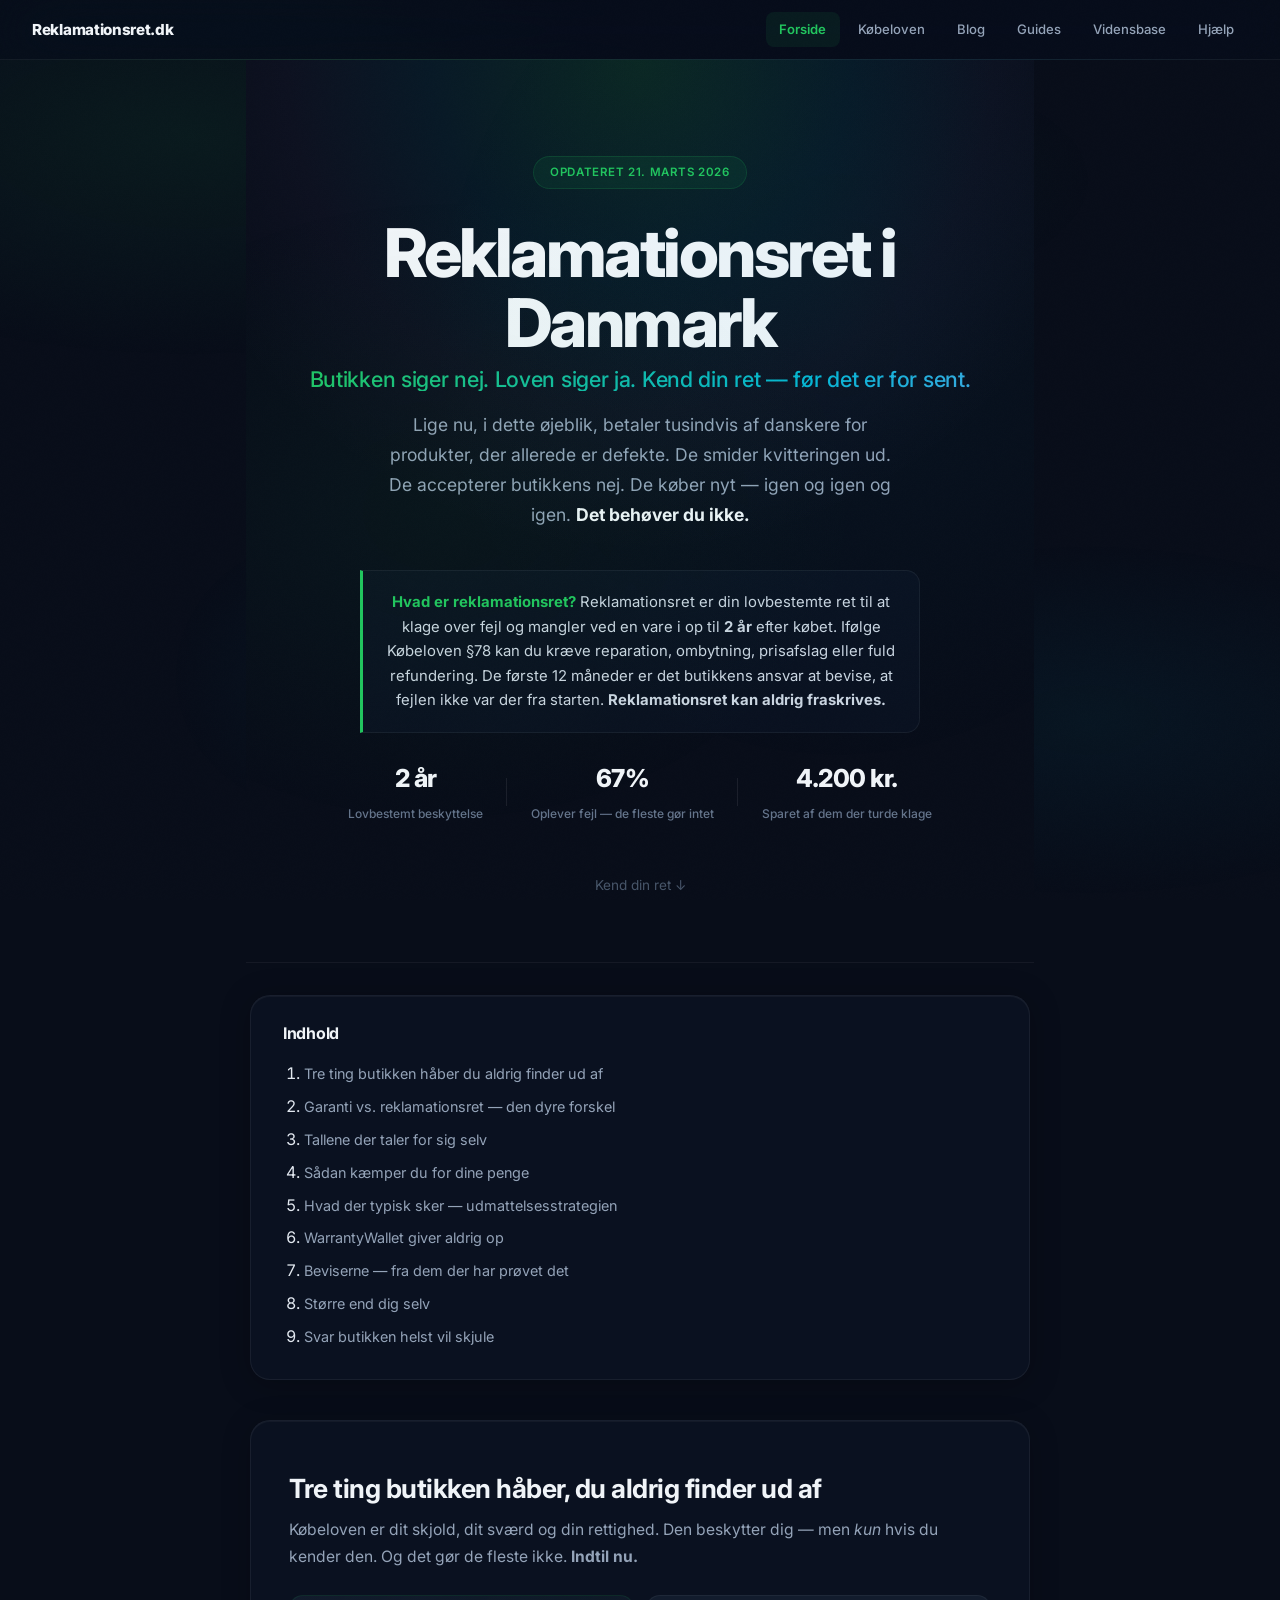
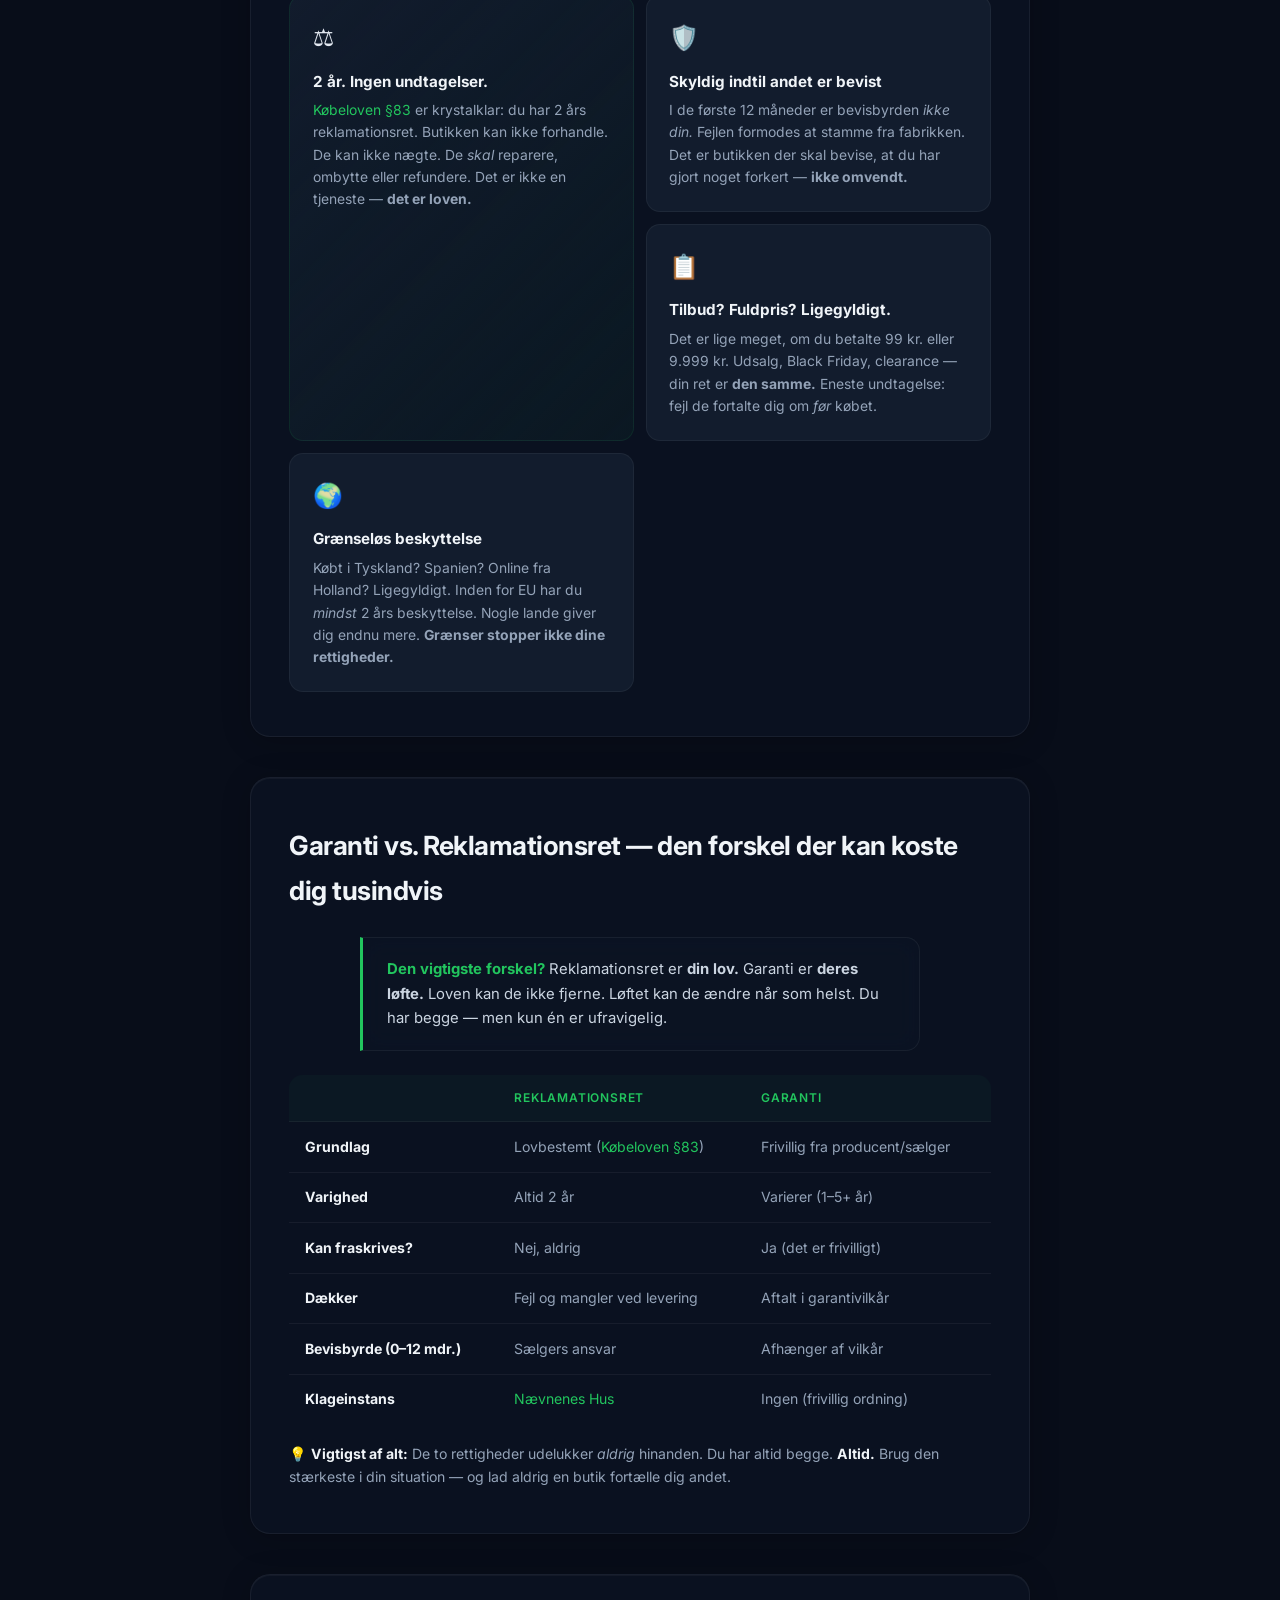
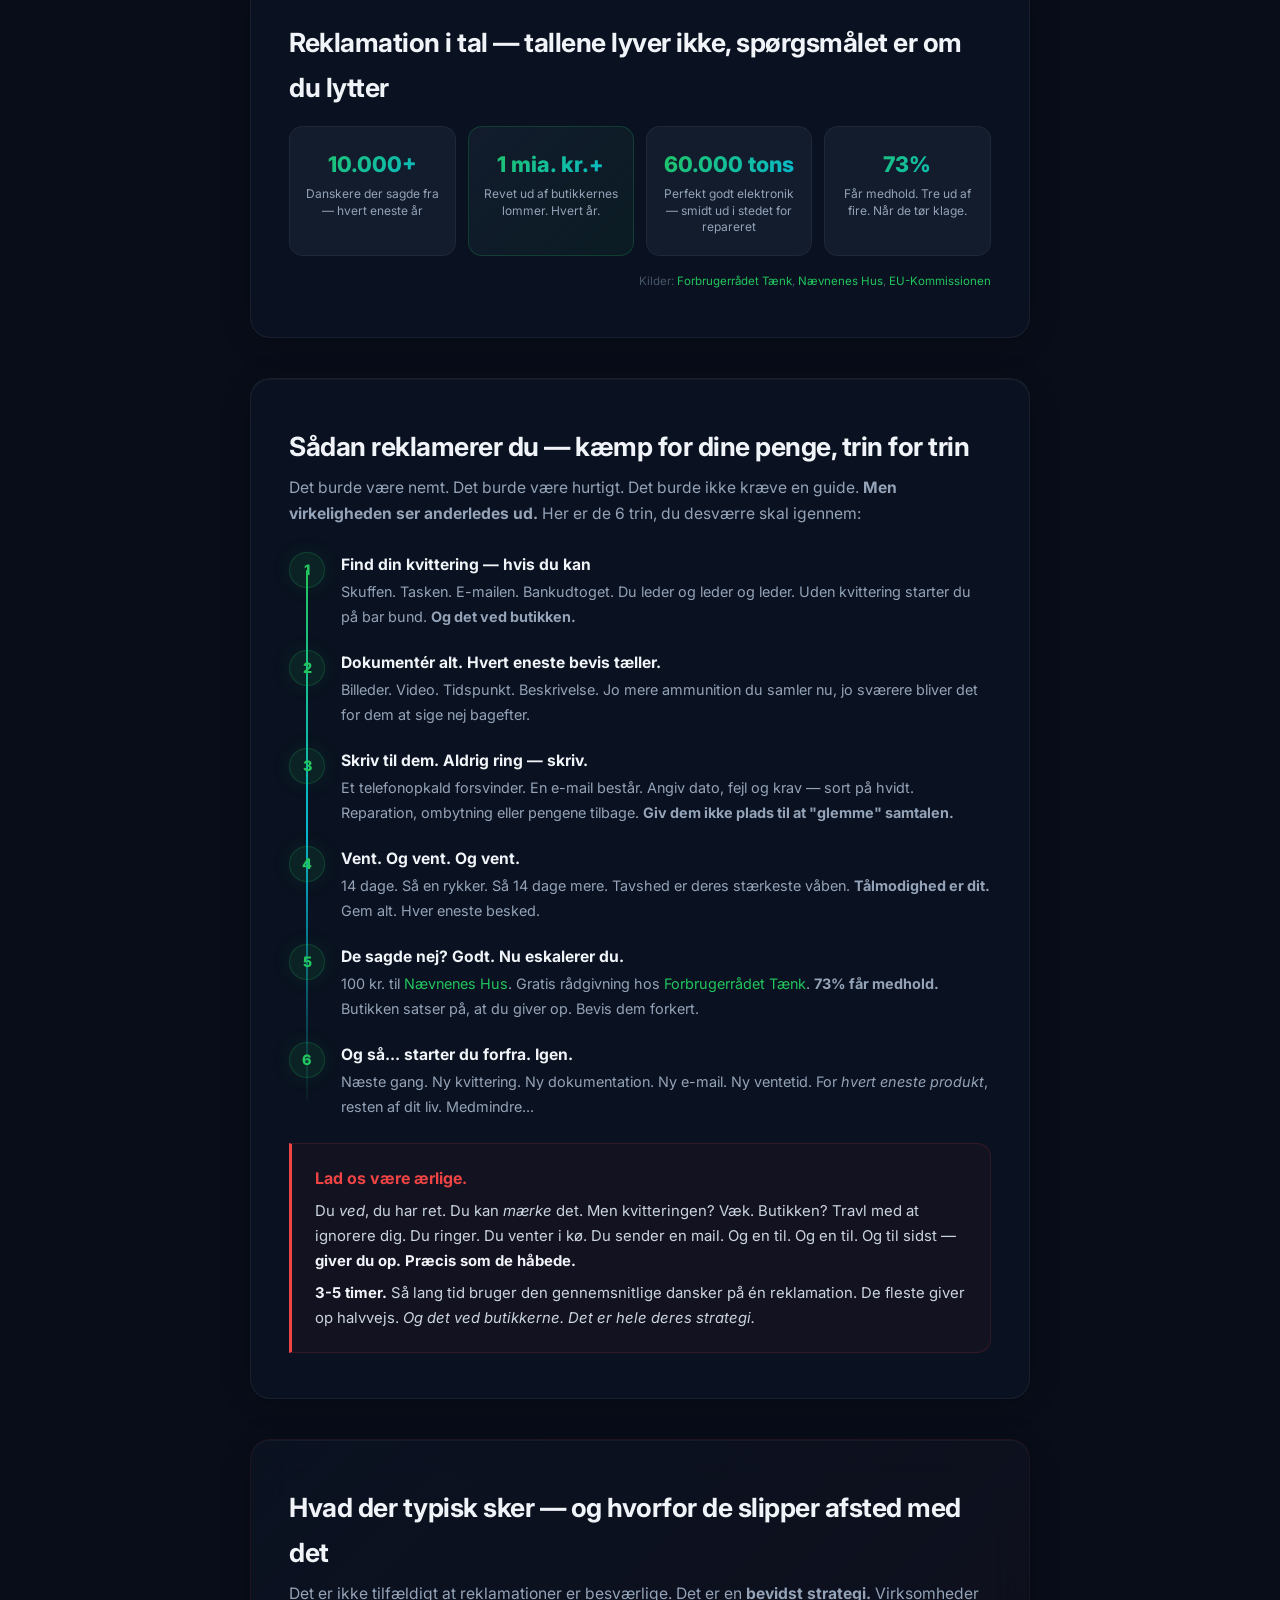
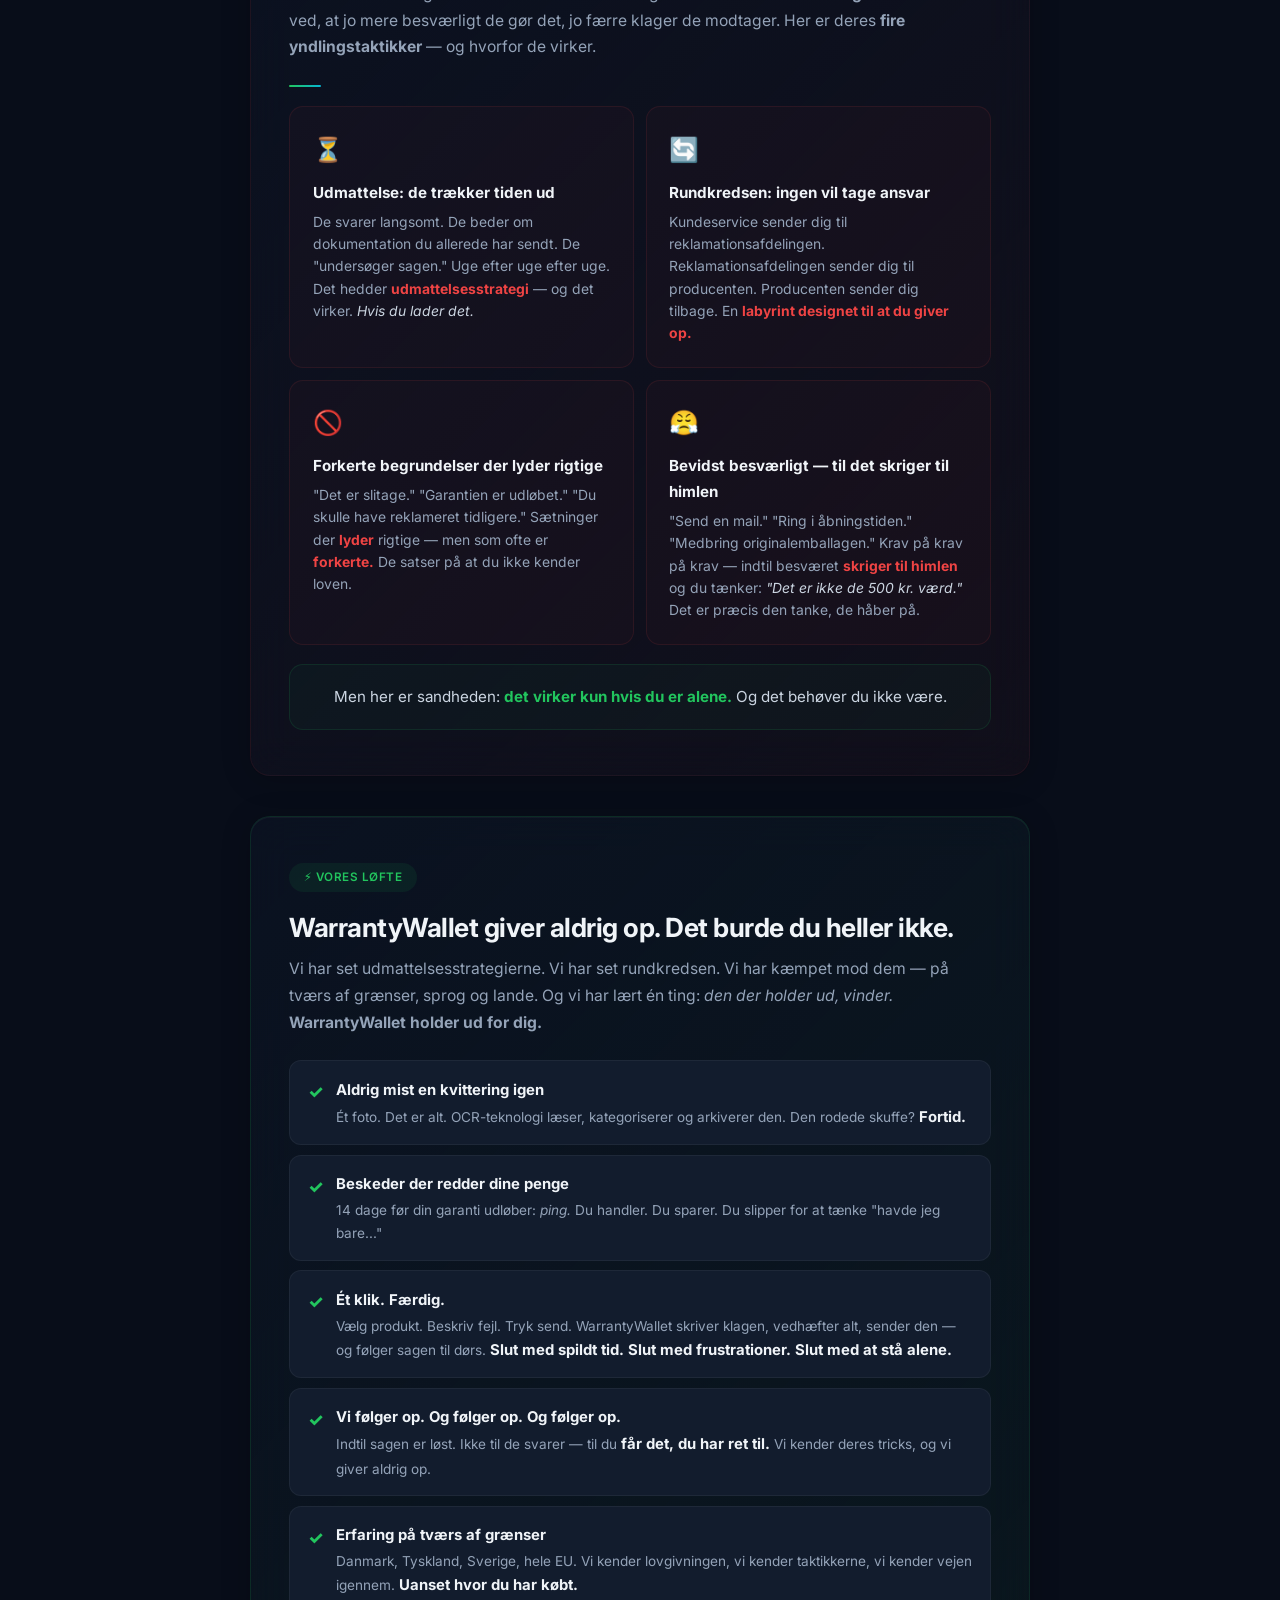
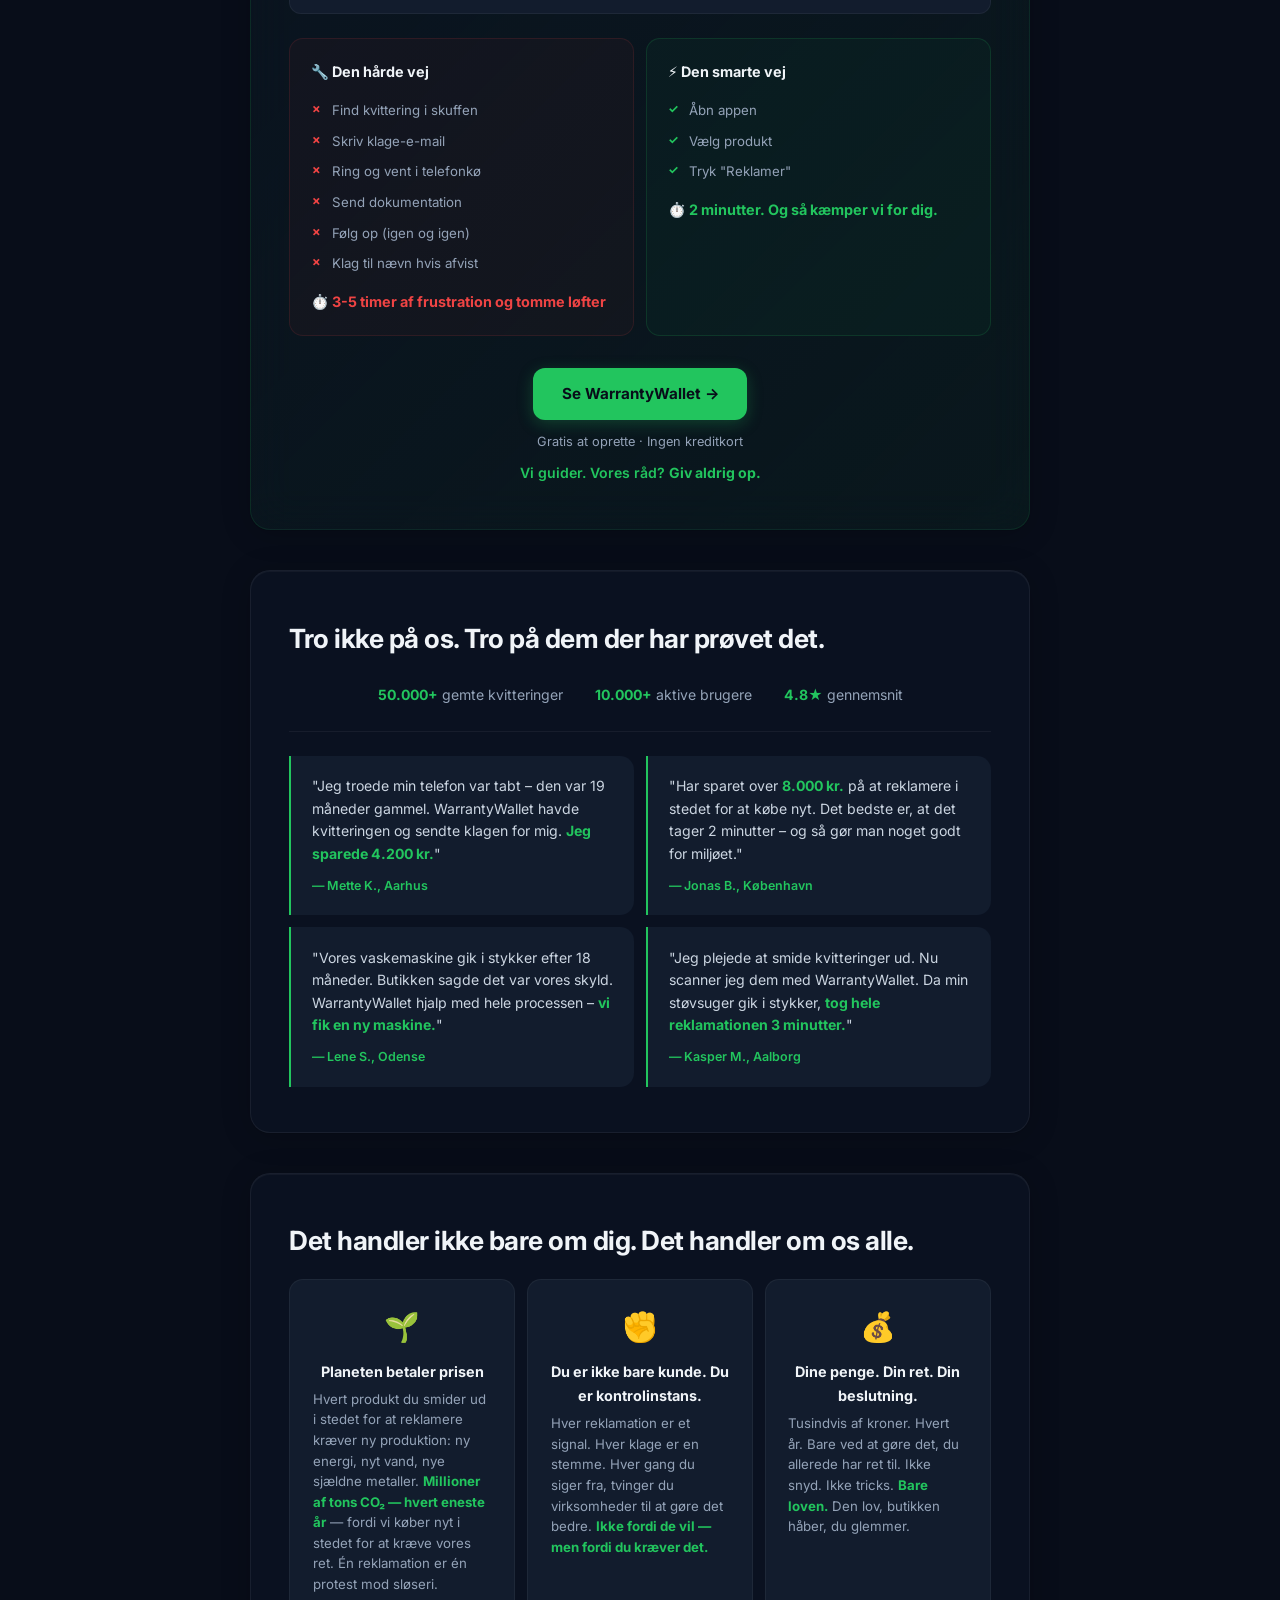
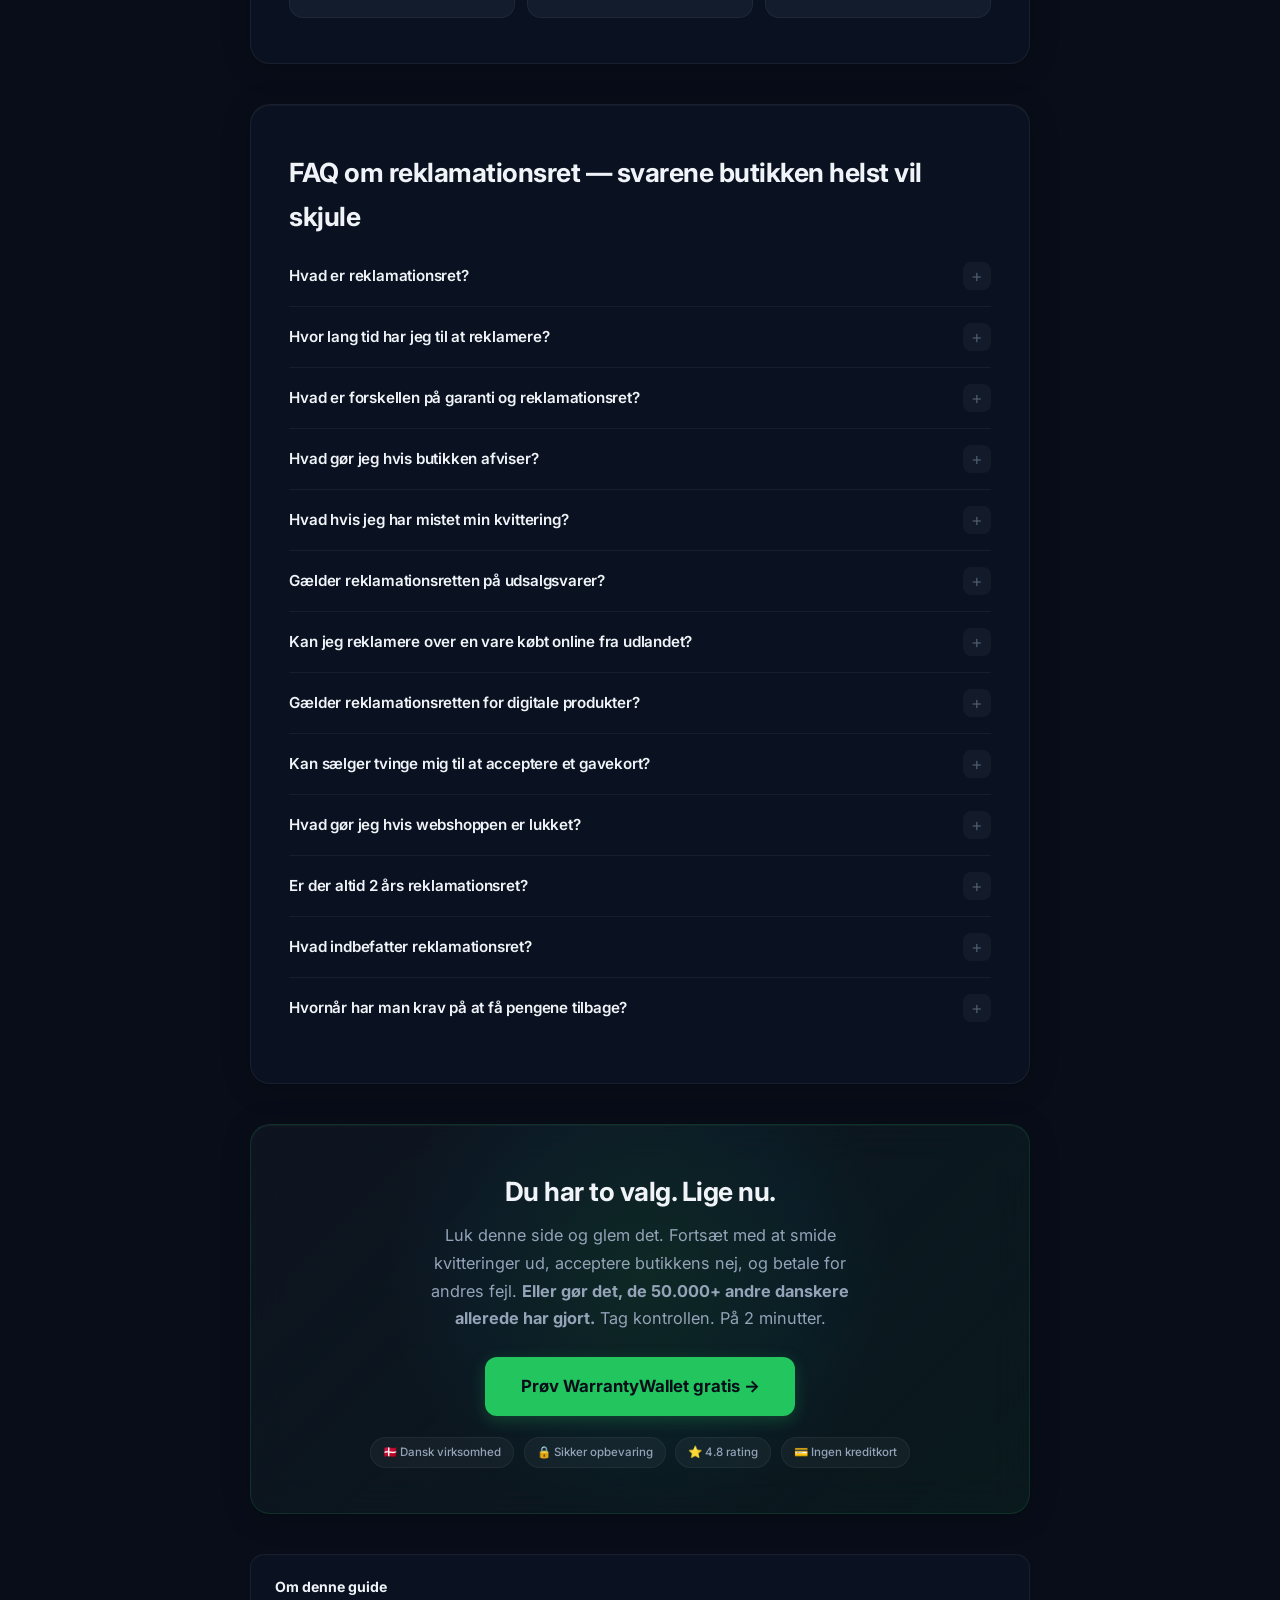
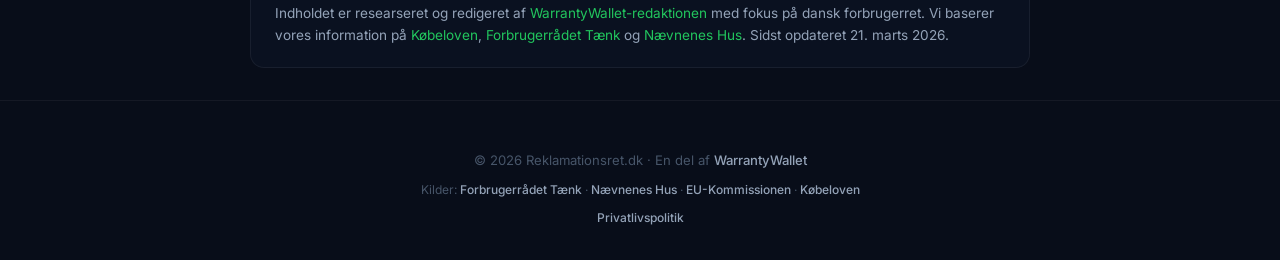
<file: index.html>
<!DOCTYPE html>
<html lang="da">
<head>
    <meta charset="UTF-8">
    <meta name="viewport" content="width=device-width, initial-scale=1.0">
    <title>Reklamationsret i Danmark – Dine rettigheder forklaret (2026)</title>
    <meta name="description" content="Reklamationsret er din ret til at klage over fejl i op til 2 år. Få et klart overblik over dine rettigheder, klagemuligheder og hvad du konkret kan kræve.">
    <meta name="robots" content="index, follow">
    <meta name="subject" content="Reklamationsret og forbrugerrettigheder i Danmark">
    <meta name="topic" content="Dansk forbrugerret, Købeloven §83, reklamation, garanti, klageadgang">
    <link rel="canonical" href="https://reklamationsret.dk/">

    <!-- Open Graph -->
    <meta property="og:title" content="Reklamationsret i Danmark – Dine rettigheder forklaret (2026)">
    <meta property="og:description" content="Reklamationsret er din ret til at klage over fejl i op til 2 år. Få et klart overblik over dine rettigheder, klagemuligheder og hvad du konkret kan kræve.">
    <meta property="og:url" content="https://reklamationsret.dk/">
    <meta property="og:type" content="website">
    <meta property="og:site_name" content="Reklamationsret.dk">
    <meta property="og:locale" content="da_DK">
    <meta property="og:image" content="https://reklamationsret.dk/og-image.png">
    <meta property="og:image:width" content="1200">
    <meta property="og:image:height" content="630">
    <meta property="og:image:alt" content="Reklamationsret.dk – Kend dine rettigheder som forbruger i Danmark">

    <!-- Twitter Card -->
    <meta name="twitter:card" content="summary_large_image">
    <meta name="twitter:title" content="Reklamationsret i Danmark – Din komplette guide (2026)">
    <meta name="twitter:description" content="Alt om reklamationsret: 2 års reklamationsfrist, garanti vs. reklamationsret, trin-for-trin klage-guide og den smarteste måde at beskytte dine køb.">
    <meta name="twitter:image" content="https://reklamationsret.dk/og-image.png">

    <!-- Favicon (SVG data URI) -->
    <link rel="icon" href="/favicon.svg" type="image/svg+xml">
    <link rel="icon" href="/favicon.png" type="image/png" sizes="48x48">

    <link rel="preconnect" href="https://fonts.googleapis.com">
    <link rel="preconnect" href="https://fonts.gstatic.com" crossorigin>
    <link rel="dns-prefetch" href="//plausible.io">
    <link rel="dns-prefetch" href="//www.googletagmanager.com">
    <link rel="preconnect" href="https://plausible.io" crossorigin>
    <link rel="preconnect" href="https://www.googletagmanager.com" crossorigin>
    <link href="https://fonts.googleapis.com/css2?family=Inter:wght@400;600;700;800&display=swap" rel="stylesheet">
    <style>:root{--green:#22c55e;--dark:#080d19;--white:#f0f4f8;--gray-100:#e2e8f0;--gray-400:#94a3b8;--gray-500:#64748b;--gray-600:#475569;--border:rgba(255,255,255,.05);--glass:rgba(12,20,36,.7);--glass-border:rgba(255,255,255,.06);--radius:20px;--radius-sm:14px;--ease:cubic-bezier(.4,0,.2,1)}*{box-sizing:border-box;margin:0;padding:0}html{scroll-behavior:smooth}body{font-family:'Inter',system-ui,-apple-system,sans-serif;background:var(--dark);color:var(--gray-100);line-height:1.7;overflow-x:hidden}a{color:var(--green);text-decoration:none}.topnav{display:flex;align-items:center;justify-content:space-between;padding:.75rem 2rem;background:rgba(8,13,25,.72);border-bottom:1px solid var(--border);position:sticky;top:0;z-index:1000;backdrop-filter:blur(32px) saturate(180%);-webkit-backdrop-filter:blur(32px) saturate(180%)}.nav-logo{font-weight:800;font-size:.95rem;color:var(--white);text-decoration:none;letter-spacing:-.3px}.nav-links{display:flex;gap:.3rem}.nav-links a{color:var(--gray-400);text-decoration:none;font-size:.82rem;font-weight:500;padding:.4rem .85rem;border-radius:8px;transition:all .25s var(--ease)}.nav-links a.active{color:var(--green);background:rgba(34,197,94,.08);font-weight:600}.menu-toggle{display:none;flex-direction:column;gap:5px;background:none;border:none;cursor:pointer;padding:4px;z-index:1001}.menu-toggle span{width:20px;height:2px;background:var(--gray-400);border-radius:2px}header{background:var(--dark);color:var(--white);padding:6rem 1.5rem 4rem;text-align:center;position:relative;overflow:hidden;border-bottom:1px solid var(--border)}header h1{font-size:clamp(2.5rem,5vw + 1rem,4.2rem);font-weight:800;letter-spacing:-2.5px;line-height:1.05;margin-bottom:1.2rem;max-width:720px;margin-left:auto;margin-right:auto}.badge{display:inline-flex;align-items:center;gap:.4rem;background:rgba(34,197,94,.08);color:var(--green);font-size:.72rem;font-weight:600;padding:.35rem 1rem;border-radius:100px;border:1px solid rgba(34,197,94,.15);margin-bottom:1.8rem;letter-spacing:.6px;text-transform:uppercase}.subtitle{font-size:1.1rem;color:var(--gray-400);max-width:520px;margin:0 auto 2.5rem;line-height:1.7}.subtitle strong{color:var(--white)}.hero-stats{display:flex;justify-content:center;gap:3rem;margin-bottom:2.5rem}.hero-stat{text-align:center}.hero-stat strong{display:block;font-size:1.55rem;font-weight:800;color:var(--white)}.hero-stat span{font-size:.75rem;color:var(--gray-500)}@media(max-width:640px){.menu-toggle{display:flex}.nav-links{display:none;position:absolute;top:100%;left:0;right:0;flex-direction:column;background:rgba(8,13,25,.95);backdrop-filter:blur(32px);-webkit-backdrop-filter:blur(32px);border-bottom:1px solid var(--border);padding:.8rem;gap:.2rem}.nav-links.open{display:flex}header h1{font-size:2rem}}</style>
    <link rel="preload" href="style.css" as="style" onload="this.onload=null;this.rel='stylesheet'">
    <noscript><link rel="stylesheet" href="style.css"></noscript>

    <!-- Privacy-friendly analytics by Plausible -->
    <script async src="https://plausible.io/js/pa-KfrIk4peE_4ubFGHQhBqu.js"></script>
    <script>
      window.plausible=window.plausible||function(){(plausible.q=plausible.q||[]).push(arguments)},plausible.init=plausible.init||function(i){plausible.o=i||{}};
      plausible.init()
    </script>

    <!-- Google tag (gtag.js) -->
    <script async src="https://www.googletagmanager.com/gtag/js?id=G-L14W5DXLNR"></script>
    <script>
      window.dataLayer = window.dataLayer || [];
      function gtag(){dataLayer.push(arguments);}
      gtag('js', new Date());
      gtag('config', 'G-L14W5DXLNR');
    </script>

    <!-- WebSite Schema + SearchAction -->
    <script type="application/ld+json">
    {
      "@context": "https://schema.org",
      "@type": "WebSite",
      "name": "Reklamationsret.dk",
      "url": "https://reklamationsret.dk/",
      "description": "Danmarks mest komplette guide til reklamationsret og forbrugerrettigheder",
      "inLanguage": "da",
      "publisher": {
        "@type": "Organization",
        "name": "WarrantyWallet",
        "url": "https://warrantywallet.dk"
      },
      "potentialAction": {
        "@type": "SearchAction",
        "target": {
          "@type": "EntryPoint",
          "urlTemplate": "https://reklamationsret.dk/?q={search_term_string}"
        },
        "query-input": "required name=search_term_string"
      }
    }
    </script>

    <!-- WebPage Schema -->
    <script type="application/ld+json">
    {
      "@context": "https://schema.org",
      "@type": "WebPage",
      "name": "Reklamationsret i Danmark – Din komplette guide",
      "url": "https://reklamationsret.dk/",
      "datePublished": "2026-01-01",
      "dateModified": "2026-03-22",
      "inLanguage": "da",
      "isPartOf": {
        "@type": "WebSite",
        "url": "https://reklamationsret.dk/"
      }
    }
    </script>

    <!-- Organization Schema -->
    <script type="application/ld+json">
    {
      "@context": "https://schema.org",
      "@type": "Organization",
      "name": "Reklamationsret.dk",
      "url": "https://reklamationsret.dk",
      "parentOrganization": {
        "@type": "Organization",
        "name": "WarrantyWallet",
        "url": "https://warrantywallet.dk"
      },
      "sameAs": [
        "https://blog.reklamationsret.dk",
        "https://guide.reklamationsret.dk",
        "https://info.reklamationsret.dk",
        "https://hjaelp.reklamationsret.dk"
      ]
    }
    </script>

    <!-- HowTo Schema: Sådan reklamerer du -->
    <script type="application/ld+json">
    {
      "@context": "https://schema.org",
      "@type": "HowTo",
      "name": "Sådan reklamerer du over en defekt vare i Danmark",
      "description": "Trin-for-trin guide til at bruge din reklamationsret korrekt ifølge Købeloven",
      "totalTime": "PT1H",
      "step": [
        {
          "@type": "HowToStep",
          "position": 1,
          "name": "Find din kvittering",
          "text": "Tjek e-mail, skuffer, tasker og bankudtog. Uden bevis for købet er det svært at komme videre. Kontoudtog og ordrebekræftelser gælder også."
        },
        {
          "@type": "HowToStep",
          "position": 2,
          "name": "Dokumentér fejlen",
          "text": "Tag billeder og video af problemet. Notér hvornår fejlen opstod og beskriv den præcist."
        },
        {
          "@type": "HowToStep",
          "position": 3,
          "name": "Kontakt butikken skriftligt",
          "text": "Skriv en e-mail med købsdato, fejlbeskrivelse og hvad du forventer: reparation, ombytning eller refundering."
        },
        {
          "@type": "HowToStep",
          "position": 4,
          "name": "Vent på svar og følg op",
          "text": "Butikken har rimelig tid til at svare. Hører du intet inden 14 dage, send en rykker. Gem al korrespondance."
        },
        {
          "@type": "HowToStep",
          "position": 5,
          "name": "Klag videre hvis de afviser",
          "text": "Kontakt Center for Klageløsning (Nævnenes Hus) for 100 kr. eller Forbrugerrådet Tænk for gratis rådgivning."
        }
      ]
    }
    </script>

    <!-- FAQ Schema for Google Rich Snippets -->
    <script type="application/ld+json">
    {
      "@context": "https://schema.org",
      "@type": "FAQPage",
      "mainEntity": [
        {
          "@type": "Question",
          "name": "Hvad er reklamationsret?",
          "acceptedAnswer": {
            "@type": "Answer",
            "text": "Reklamationsret er din lovbestemte ret til at klage over fejl og mangler ved et produkt i op til 2 år efter købet, jf. Købeloven §83. Butikken skal enten reparere, ombytte, give prisafslag eller refundere."
          }
        },
        {
          "@type": "Question",
          "name": "Hvor lang tid har jeg til at reklamere?",
          "acceptedAnswer": {
            "@type": "Answer",
            "text": "Du har 2 års reklamationsret fra købsdatoen. De første 12 måneder formodes fejlen at have været der fra starten (omvendt bevisbyrde), så det er butikkens ansvar at bevise det modsatte."
          }
        },
        {
          "@type": "Question",
          "name": "Hvad er forskellen på garanti og reklamationsret?",
          "acceptedAnswer": {
            "@type": "Answer",
            "text": "Reklamationsret er lovbestemt (Købeloven §83) og gælder altid i 2 år – den kan ikke fraskrives. Garanti er en frivillig ordning fra producent eller sælger, der kommer oven i reklamationsretten og kan variere i længde og vilkår."
          }
        },
        {
          "@type": "Question",
          "name": "Hvad gør jeg hvis butikken afviser min reklamation?",
          "acceptedAnswer": {
            "@type": "Answer",
            "text": "Hvis butikken afviser, kan du klage til Center for Klageløsning (Nævnenes Hus) for 100 kr. Du kan også kontakte Forbrugerrådet Tænk for gratis rådgivning. Ca. 73% af forbrugere får medhold når de klager korrekt."
          }
        },
        {
          "@type": "Question",
          "name": "Hvad hvis jeg har mistet min kvittering?",
          "acceptedAnswer": {
            "@type": "Answer",
            "text": "Uden kvittering kan det være svært at bevise dit køb. Kontoudtog, ordrebekræftelse via e-mail eller et vidne kan bruges som alternativ dokumentation. Digitale løsninger som WarrantyWallet gemmer dine kvitteringer automatisk."
          }
        },
        {
          "@type": "Question",
          "name": "Kan jeg reklamere over en vare købt på udsalg?",
          "acceptedAnswer": {
            "@type": "Answer",
            "text": "Ja. Din reklamationsret gælder uanset om varen er købt på udsalg, tilbud eller til fuld pris. Den eneste undtagelse er fejl, som du blev gjort opmærksom på før købet."
          }
        },
        {
          "@type": "Question",
          "name": "Kan jeg reklamere over en vare købt online fra udlandet?",
          "acceptedAnswer": {
            "@type": "Answer",
            "text": "Ja, ved køb fra EU-lande har du mindst 2 års reklamationsret. Ved køb fra lande uden for EU gælder sælgerlandets regler, men betaler du med kreditkort kan du ofte gøre indsigelse via din bank."
          }
        },
        {
          "@type": "Question",
          "name": "Gælder reklamationsretten for digitale produkter?",
          "acceptedAnswer": {
            "@type": "Answer",
            "text": "Ja, siden 2022 er digitalt indhold og digitale tjenester også dækket af reklamationsretten i Danmark. Det gælder software, streaming-tjenester, apps og digitale spil."
          }
        },
        {
          "@type": "Question",
          "name": "Kan sælger tilbyde et gavekort i stedet for refundering?",
          "acceptedAnswer": {
            "@type": "Answer",
            "text": "Nej, du har ret til at vælge mellem reparation, ombytning, prisafslag eller fuld refundering. Sælger kan ikke tvinge dig til at acceptere et gavekort, medmindre du selv ønsker det."
          }
        },
        {
          "@type": "Question",
          "name": "Hvad gør jeg hvis en webshop er lukket?",
          "acceptedAnswer": {
            "@type": "Answer",
            "text": "Hvis du har betalt med kreditkort, kan du gøre indsigelse via din bank. Du kan også anmelde kravet til konkursboet. Ved MobilePay eller bankoverførsel er mulighederne mere begrænsede – kontakt Forbrugerrådet Tænk for rådgivning."
          }
        },
        {
          "@type": "Question",
          "name": "Er der altid 2 års reklamationsret?",
          "acceptedAnswer": {
            "@type": "Answer",
            "text": "Ja. Købelovens 2 års reklamationsret gælder altid ved forbrugerkøb i Danmark. Butikken kan aldrig forkorte fristen — heller ikke i deres handelsbetingelser. De 2 år tæller fra leveringsdatoen, og de første 12 måneder er bevisbyrden butikkens (§77a)."
          }
        },
        {
          "@type": "Question",
          "name": "Hvad indbefatter reklamationsret?",
          "acceptedAnswer": {
            "@type": "Answer",
            "text": "Reklamationsret giver dig ret til at kræve: 1) Reparation af varen, 2) Ombytning til en ny vare, 3) Forholdsmæssigt prisafslag, eller 4) Ophævelse af købet med fuld refundering. Butikken kan ikke tvinge dig til at acceptere et gavekort. Retten gælder i 2 år fra levering ifølge Købeloven §78."
          }
        },
        {
          "@type": "Question",
          "name": "Hvornår har man krav på at få pengene tilbage?",
          "acceptedAnswer": {
            "@type": "Answer",
            "text": "Du kan kræve pengene tilbage (ophævelse) når varen har en væsentlig mangel og butikken ikke kan reparere eller ombytte den. Butikken har typisk 2-3 forsøg på reparation. Derefter har du ret til fuld refundering i den betalingsform du brugte — ikke et gavekort."
          }
        }
      ]
    }
    </script>

    <!-- BreadcrumbList Schema -->
    <script type="application/ld+json">
    {
      "@context": "https://schema.org",
      "@type": "BreadcrumbList",
      "itemListElement": [
        {
          "@type": "ListItem",
          "position": 1,
          "name": "Reklamationsret.dk",
          "item": "https://reklamationsret.dk/"
        }
      ]
    }
    </script>
</head>
<body>

    <div class="scroll-progress"></div>
    <nav class="topnav">
        <a href="https://reklamationsret.dk" class="nav-logo">Reklamationsret.dk</a>
        <div class="nav-links">
            <a href="https://reklamationsret.dk" class="active">Forside</a>
            <a href="https://reklamationsret.dk/kobeloven.html">Købeloven</a>
            <a href="https://blog.reklamationsret.dk">Blog</a>
            <a href="https://guide.reklamationsret.dk">Guides</a>
            <a href="https://info.reklamationsret.dk">Vidensbase</a>
            <a href="https://hjaelp.reklamationsret.dk">Hjælp</a>
        </div>
        <button class="menu-toggle" aria-label="Menu" onclick="this.classList.toggle('active');this.previousElementSibling.classList.toggle('open')"><span></span><span></span><span></span></button>
    </nav>

    <main>
    <article>

    <!-- ATTENTION: Emotional hook -->
    <header>
        <time datetime="2026-03-21" class="badge">Opdateret 21. marts 2026</time>
        <h1>Reklamationsret i Danmark<br><span>Butikken siger nej. Loven siger ja. Kend din ret — før det er for sent.</span></h1>
        <p class="subtitle">Lige nu, i dette øjeblik, betaler tusindvis af danskere for produkter, der allerede er defekte. De smider kvitteringen ud. De accepterer butikkens nej. De køber nyt — igen og igen og igen. <strong>Det behøver du ikke.</strong></p>

        <div class="quick-answer" role="definition">
            <strong>Hvad er reklamationsret?</strong> Reklamationsret er din lovbestemte ret til at klage over fejl og mangler ved en vare i op til <strong>2 år</strong> efter købet. Ifølge Købeloven §78 kan du kræve reparation, ombytning, prisafslag eller fuld refundering. De første 12 måneder er det butikkens ansvar at bevise, at fejlen ikke var der fra starten. <strong>Reklamationsret kan aldrig fraskrives.</strong>
        </div>

        <div class="hero-stats">
            <div class="hero-stat">
                <strong>2 år</strong>
                <span>Lovbestemt beskyttelse</span>
            </div>
            <div class="hero-stat">
                <strong>67%</strong>
                <span>Oplever fejl — de fleste gør intet</span>
            </div>
            <div class="hero-stat">
                <strong>4.200 kr.</strong>
                <span>Sparet af dem der turde klage</span>
            </div>
        </div>
        <a href="#indhold" class="scroll-hint">Kend din ret ↓</a>
    </header>

    <!-- TABLE OF CONTENTS -->
    <nav id="indhold" class="toc" aria-label="Indholdsfortegnelse">
        <h2>Indhold</h2>
        <ol>
            <li><a href="#knowledge">Tre ting butikken håber du aldrig finder ud af</a></li>
            <li><a href="#garanti-vs-reklamationsret">Garanti vs. reklamationsret — den dyre forskel</a></li>
            <li><a href="#stats">Tallene der taler for sig selv</a></li>
            <li><a href="#guide">Sådan kæmper du for dine penge</a></li>
            <li><a href="#tactics">Hvad der typisk sker — udmattelsesstrategien</a></li>
            <li><a href="#discovery">WarrantyWallet giver aldrig op</a></li>
            <li><a href="#proof">Beviserne — fra dem der har prøvet det</a></li>
            <li><a href="#impact">Større end dig selv</a></li>
            <li><a href="#faq">Svar butikken helst vil skjule</a></li>
        </ol>
    </nav>

    <!-- INTEREST: Build knowledge & credibility -->
    <section id="knowledge" class="knowledge">
        <h2>Tre ting butikken håber, du aldrig finder ud af</h2>
        <p class="section-intro">Købeloven er dit skjold, dit sværd og din rettighed. Den beskytter dig — men <em>kun</em> hvis du kender den. Og det gør de fleste ikke. <strong>Indtil nu.</strong></p>
        <div class="fact-cards">
            <div class="fact-card">
                <div class="fact-icon">⚖️</div>
                <h3>2 år. Ingen undtagelser.</h3>
                <p><a href="https://reklamationsret.dk/kobeloven.html">Købeloven §83</a> er krystalklar: du har 2 års reklamationsret. Butikken kan ikke forhandle. De kan ikke nægte. De <em>skal</em> reparere, ombytte eller refundere. Det er ikke en tjeneste — <strong>det er loven.</strong></p>
            </div>
            <div class="fact-card">
                <div class="fact-icon">🛡️</div>
                <h3>Skyldig indtil andet er bevist</h3>
                <p>I de første 12 måneder er bevisbyrden <em>ikke din.</em> Fejlen formodes at stamme fra fabrikken. Det er butikken der skal bevise, at du har gjort noget forkert — <strong>ikke omvendt.</strong></p>
            </div>
            <div class="fact-card">
                <div class="fact-icon">📋</div>
                <h3>Tilbud? Fuldpris? Ligegyldigt.</h3>
                <p>Det er lige meget, om du betalte 99 kr. eller 9.999 kr. Udsalg, Black Friday, clearance — din ret er <strong>den samme.</strong> Eneste undtagelse: fejl de fortalte dig om <em>før</em> købet.</p>
            </div>
            <div class="fact-card">
                <div class="fact-icon">🌍</div>
                <h3>Grænseløs beskyttelse</h3>
                <p>Købt i Tyskland? Spanien? Online fra Holland? Ligegyldigt. Inden for EU har du <em>mindst</em> 2 års beskyttelse. Nogle lande giver dig endnu mere. <strong>Grænser stopper ikke dine rettigheder.</strong></p>
            </div>
        </div>
    </section>

    <!-- NEW: Garanti vs. Reklamationsret comparison -->
    <section id="garanti-vs-reklamationsret" class="garanti-comparison">
        <h2>Garanti vs. Reklamationsret — den forskel der kan koste dig tusindvis</h2>

        <div class="quick-answer" role="definition">
            <strong>Den vigtigste forskel?</strong> Reklamationsret er <strong>din lov.</strong> Garanti er <strong>deres løfte.</strong> Loven kan de ikke fjerne. Løftet kan de ændre når som helst. Du har begge — men kun én er ufravigelig.
        </div>

        <div class="garanti-table-wrap">
            <table class="garanti-table">
                <thead>
                    <tr>
                        <th></th>
                        <th>Reklamationsret</th>
                        <th>Garanti</th>
                    </tr>
                </thead>
                <tbody>
                    <tr>
                        <td><strong>Grundlag</strong></td>
                        <td>Lovbestemt (<a href="https://www.retsinformation.dk/eli/lta/2022/1457" target="_blank" rel="noopener">Købeloven §83</a>)</td>
                        <td>Frivillig fra producent/sælger</td>
                    </tr>
                    <tr>
                        <td><strong>Varighed</strong></td>
                        <td>Altid 2 år</td>
                        <td>Varierer (1–5+ år)</td>
                    </tr>
                    <tr>
                        <td><strong>Kan fraskrives?</strong></td>
                        <td>Nej, aldrig</td>
                        <td>Ja (det er frivilligt)</td>
                    </tr>
                    <tr>
                        <td><strong>Dækker</strong></td>
                        <td>Fejl og mangler ved levering</td>
                        <td>Aftalt i garantivilkår</td>
                    </tr>
                    <tr>
                        <td><strong>Bevisbyrde (0–12 mdr.)</strong></td>
                        <td>Sælgers ansvar</td>
                        <td>Afhænger af vilkår</td>
                    </tr>
                    <tr>
                        <td><strong>Klageinstans</strong></td>
                        <td><a href="https://naevneneshus.dk" target="_blank" rel="noopener">Nævnenes Hus</a></td>
                        <td>Ingen (frivillig ordning)</td>
                    </tr>
                </tbody>
            </table>
        </div>

        <p class="garanti-note">💡 <strong>Vigtigst af alt:</strong> De to rettigheder udelukker <em>aldrig</em> hinanden. Du har altid begge. <strong>Altid.</strong> Brug den stærkeste i din situation — og lad aldrig en butik fortælle dig andet.</p>
    </section>

    <!-- Statistics & social proof -->
    <section id="stats" class="stats">
        <h2>Reklamation i tal — tallene lyver ikke, spørgsmålet er om du lytter</h2>
        <div class="stats-grid">
            <div class="stat-card">
                <div class="stat-number">10.000+</div>
                <div class="stat-label">Danskere der sagde fra — hvert eneste år</div>
            </div>
            <div class="stat-card accent">
                <div class="stat-number">1 mia. kr.+</div>
                <div class="stat-label">Revet ud af butikkernes lommer. Hvert år.</div>
            </div>
            <div class="stat-card">
                <div class="stat-number">60.000 tons</div>
                <div class="stat-label">Perfekt godt elektronik — smidt ud i stedet for repareret</div>
            </div>
            <div class="stat-card">
                <div class="stat-number">73%</div>
                <div class="stat-label">Får medhold. Tre ud af fire. Når de tør klage.</div>
            </div>
        </div>
        <p class="stats-source">Kilder: <a href="https://taenk.dk" target="_blank" rel="noopener">Forbrugerrådet Tænk</a>, <a href="https://naevneneshus.dk" target="_blank" rel="noopener">Nævnenes Hus</a>, <a href="https://commission.europa.eu/live-work-travel-eu/consumer-rights-and-complaints_da" target="_blank" rel="noopener">EU-Kommissionen</a></p>
    </section>

    <!-- INTEREST → DESIRE: Pain builder -->
    <section id="guide" class="guide">
        <h2>Sådan reklamerer du — kæmp for dine penge, trin for trin</h2>
        <p class="section-intro">Det burde være nemt. Det burde være hurtigt. Det burde ikke kræve en guide. <strong>Men virkeligheden ser anderledes ud.</strong> Her er de 6 trin, du desværre skal igennem:</p>

        <div class="steps">
            <div class="step">
                <div class="step-num">1</div>
                <div class="step-content">
                    <h3>Find din kvittering — hvis du kan</h3>
                    <p>Skuffen. Tasken. E-mailen. Bankudtoget. Du leder og leder og leder. Uden kvittering starter du på bar bund. <strong>Og det ved butikken.</strong></p>
                </div>
            </div>
            <div class="step">
                <div class="step-num">2</div>
                <div class="step-content">
                    <h3>Dokumentér alt. Hvert eneste bevis tæller.</h3>
                    <p>Billeder. Video. Tidspunkt. Beskrivelse. Jo mere ammunition du samler nu, jo sværere bliver det for dem at sige nej bagefter.</p>
                </div>
            </div>
            <div class="step">
                <div class="step-num">3</div>
                <div class="step-content">
                    <h3>Skriv til dem. Aldrig ring — skriv.</h3>
                    <p>Et telefonopkald forsvinder. En e-mail består. Angiv dato, fejl og krav — sort på hvidt. Reparation, ombytning eller pengene tilbage. <strong>Giv dem ikke plads til at "glemme" samtalen.</strong></p>
                </div>
            </div>
            <div class="step">
                <div class="step-num">4</div>
                <div class="step-content">
                    <h3>Vent. Og vent. Og vent.</h3>
                    <p>14 dage. Så en rykker. Så 14 dage mere. Tavshed er deres stærkeste våben. <strong>Tålmodighed er dit.</strong> Gem alt. Hver eneste besked.</p>
                </div>
            </div>
            <div class="step">
                <div class="step-num">5</div>
                <div class="step-content">
                    <h3>De sagde nej? Godt. Nu eskalerer du.</h3>
                    <p>100 kr. til <a href="https://naevneneshus.dk" target="_blank" rel="noopener">Nævnenes Hus</a>. Gratis rådgivning hos <a href="https://taenk.dk" target="_blank" rel="noopener">Forbrugerrådet Tænk</a>. <strong>73% får medhold.</strong> Butikken satser på, at du giver op. Bevis dem forkert.</p>
                </div>
            </div>
            <div class="step">
                <div class="step-num">6</div>
                <div class="step-content">
                    <h3>Og så... starter du forfra. Igen.</h3>
                    <p>Næste gang. Ny kvittering. Ny dokumentation. Ny e-mail. Ny ventetid. For <em>hvert eneste produkt</em>, resten af dit liv. Medmindre...</p>
                </div>
            </div>
        </div>

        <div class="pain-box">
            <h3>Lad os være ærlige.</h3>
            <p>Du <em>ved</em>, du har ret. Du kan <em>mærke</em> det. Men kvitteringen? Væk. Butikken? Travl med at ignorere dig. Du ringer. Du venter i kø. Du sender en mail. Og en til. Og en til. Og til sidst — <strong>giver du op. Præcis som de håbede.</strong></p>
            <p><strong>3-5 timer.</strong> Så lang tid bruger den gennemsnitlige dansker på én reklamation. De fleste giver op halvvejs. <em>Og det ved butikkerne. Det er hele deres strategi.</em></p>
        </div>
    </section>

    <!-- WHAT TYPICALLY HAPPENS: Attrition tactics -->
    <section id="tactics" class="tactics-section">
        <h2>Hvad der typisk sker — og hvorfor de slipper afsted med det</h2>
        <p class="section-intro">Det er ikke tilfældigt at reklamationer er besværlige. Det er en <strong>bevidst strategi.</strong> Virksomheder ved, at jo mere besværligt de gør det, jo færre klager de modtager. Her er deres <strong>fire yndlingstaktikker</strong> — og hvorfor de virker.</p>
        <div class="section-divider"></div>
        <div class="tactics-grid">
            <div class="tactic-card">
                <div class="fact-icon">⏳</div>
                <h3>Udmattelse: de trækker tiden ud</h3>
                <p>De svarer langsomt. De beder om dokumentation du allerede har sendt. De "undersøger sagen." Uge efter uge efter uge. Det hedder <strong>udmattelsesstrategi</strong> — og det virker. <em>Hvis du lader det.</em></p>
            </div>
            <div class="tactic-card">
                <div class="fact-icon">🔄</div>
                <h3>Rundkredsen: ingen vil tage ansvar</h3>
                <p>Kundeservice sender dig til reklamationsafdelingen. Reklamationsafdelingen sender dig til producenten. Producenten sender dig tilbage. En <strong>labyrint designet til at du giver op.</strong></p>
            </div>
            <div class="tactic-card">
                <div class="fact-icon">🚫</div>
                <h3>Forkerte begrundelser der lyder rigtige</h3>
                <p>"Det er slitage." "Garantien er udløbet." "Du skulle have reklameret tidligere." Sætninger der <strong>lyder</strong> rigtige — men som ofte er <strong>forkerte.</strong> De satser på at du ikke kender loven.</p>
            </div>
            <div class="tactic-card">
                <div class="fact-icon">😤</div>
                <h3>Bevidst besværligt — til det skriger til himlen</h3>
                <p>"Send en mail." "Ring i åbningstiden." "Medbring originalemballagen." Krav på krav på krav — indtil besværet <strong>skriger til himlen</strong> og du tænker: <em>"Det er ikke de 500 kr. værd."</em> Det er præcis den tanke, de håber på.</p>
            </div>
        </div>
        <div class="tactics-callout">
            <p>Men her er sandheden: <strong>det virker kun hvis du er alene.</strong> Og det behøver du ikke være.</p>
        </div>
    </section>

    <!-- DESIRE: The discovery moment -->
    <section id="discovery" class="discovery">
        <div class="discovery-label">⚡ Vores løfte</div>
        <h2>WarrantyWallet giver aldrig op. Det burde du heller ikke.</h2>
        <p class="section-intro">Vi har set udmattelsesstrategierne. Vi har set rundkredsen. Vi har kæmpet mod dem — på tværs af grænser, sprog og lande. Og vi har lært én ting: <em>den der holder ud, vinder.</em> <strong>WarrantyWallet holder ud for dig.</strong></p>

        <div class="ww-features">
            <div class="ww-feature">
                <span class="ww-check">✓</span>
                <div>
                    <strong>Aldrig mist en kvittering igen</strong>
                    <p>Ét foto. Det er alt. OCR-teknologi læser, kategoriserer og arkiverer den. Den rodede skuffe? <strong>Fortid.</strong></p>
                </div>
            </div>
            <div class="ww-feature">
                <span class="ww-check">✓</span>
                <div>
                    <strong>Beskeder der redder dine penge</strong>
                    <p>14 dage før din garanti udløber: <em>ping.</em> Du handler. Du sparer. Du slipper for at tænke "havde jeg bare..."</p>
                </div>
            </div>
            <div class="ww-feature">
                <span class="ww-check">✓</span>
                <div>
                    <strong>Ét klik. Færdig.</strong>
                    <p>Vælg produkt. Beskriv fejl. Tryk send. WarrantyWallet skriver klagen, vedhæfter alt, sender den — og følger sagen til dørs. <strong>Slut med spildt tid. Slut med frustrationer. Slut med at stå alene.</strong></p>
                </div>
            </div>
            <div class="ww-feature">
                <span class="ww-check">✓</span>
                <div>
                    <strong>Vi følger op. Og følger op. Og følger op.</strong>
                    <p>Indtil sagen er løst. Ikke til de svarer — til du <strong>får det, du har ret til.</strong> Vi kender deres tricks, og vi giver aldrig op.</p>
                </div>
            </div>
            <div class="ww-feature">
                <span class="ww-check">✓</span>
                <div>
                    <strong>Erfaring på tværs af grænser</strong>
                    <p>Danmark, Tyskland, Sverige, hele EU. Vi kender lovgivningen, vi kender taktikkerne, vi kender vejen igennem. <strong>Uanset hvor du har købt.</strong></p>
                </div>
            </div>
        </div>

        <div class="comparison-box">
            <div class="comp-col comp-diy">
                <h4>🔧 Den hårde vej</h4>
                <ul>
                    <li>Find kvittering i skuffen</li>
                    <li>Skriv klage-e-mail</li>
                    <li>Ring og vent i telefonkø</li>
                    <li>Send dokumentation</li>
                    <li>Følg op (igen og igen)</li>
                    <li>Klag til nævn hvis afvist</li>
                </ul>
                <div class="comp-time">⏱️ 3-5 timer af frustration og tomme løfter</div>
            </div>
            <div class="comp-col comp-ww">
                <h4>⚡ Den smarte vej</h4>
                <ul>
                    <li>Åbn appen</li>
                    <li>Vælg produkt</li>
                    <li>Tryk "Reklamer"</li>
                </ul>
                <div class="comp-time">⏱️ 2 minutter. Og så kæmper vi for dig.</div>
            </div>
        </div>

        <div class="discovery-cta">
            <a href="https://warrantywallet.dk?utm_source=reklamationsret&utm_medium=referral&utm_campaign=landing&utm_content=discovery-cta" class="cta" rel="sponsored">Se WarrantyWallet →</a>
            <span class="cta-note">Gratis at oprette · Ingen kreditkort</span>
            <p class="cta-note" style="margin-top:0.5rem;font-size:0.88rem;color:var(--green);font-weight:600;">Vi guider. Vores råd? <strong>Giv aldrig op.</strong></p>
        </div>
    </section>

    <!-- DESIRE: Social proof -->
    <section id="proof" class="proof">
        <h2>Tro ikke på os. Tro på dem der har prøvet det.</h2>
        <div class="proof-stats">
            <div class="proof-stat"><strong>50.000+</strong> gemte kvitteringer</div>
            <div class="proof-stat"><strong>10.000+</strong> aktive brugere</div>
            <div class="proof-stat"><strong>4.8★</strong> gennemsnit</div>
        </div>
        <div class="testimonials-grid">
            <blockquote class="testimonial">
                <p>"Jeg troede min telefon var tabt – den var 19 måneder gammel. WarrantyWallet havde kvitteringen og sendte klagen for mig. <strong>Jeg sparede 4.200 kr.</strong>"</p>
                <cite>— Mette K., Aarhus</cite>
            </blockquote>
            <blockquote class="testimonial">
                <p>"Har sparet over <strong>8.000 kr.</strong> på at reklamere i stedet for at købe nyt. Det bedste er, at det tager 2 minutter – og så gør man noget godt for miljøet."</p>
                <cite>— Jonas B., København</cite>
            </blockquote>
            <blockquote class="testimonial">
                <p>"Vores vaskemaskine gik i stykker efter 18 måneder. Butikken sagde det var vores skyld. WarrantyWallet hjalp med hele processen – <strong>vi fik en ny maskine.</strong>"</p>
                <cite>— Lene S., Odense</cite>
            </blockquote>
            <blockquote class="testimonial">
                <p>"Jeg plejede at smide kvitteringer ud. Nu scanner jeg dem med WarrantyWallet. Da min støvsuger gik i stykker, <strong>tog hele reklamationen 3 minutter.</strong>"</p>
                <cite>— Kasper M., Aalborg</cite>
            </blockquote>
        </div>
    </section>

    <!-- DESIRE: Climate & bigger purpose -->
    <section id="impact" class="impact">
        <h2>Det handler ikke bare om dig. Det handler om os alle.</h2>
        <div class="impact-grid">
            <div class="impact-card">
                <div class="impact-icon">🌱</div>
                <h3>Planeten betaler prisen</h3>
                <p>Hvert produkt du smider ud i stedet for at reklamere kræver ny produktion: ny energi, nyt vand, nye sjældne metaller. <strong>Millioner af tons CO₂ — hvert eneste år</strong> — fordi vi køber nyt i stedet for at kræve vores ret. Én reklamation er én protest mod sløseri.</p>
            </div>
            <div class="impact-card">
                <div class="impact-icon">✊</div>
                <h3>Du er ikke bare kunde. Du er kontrolinstans.</h3>
                <p>Hver reklamation er et signal. Hver klage er en stemme. Hver gang du siger fra, tvinger du virksomheder til at gøre det bedre. <strong>Ikke fordi de vil — men fordi du kræver det.</strong></p>
            </div>
            <div class="impact-card">
                <div class="impact-icon">💰</div>
                <h3>Dine penge. Din ret. Din beslutning.</h3>
                <p>Tusindvis af kroner. Hvert år. Bare ved at gøre det, du allerede har ret til. Ikke snyd. Ikke tricks. <strong>Bare loven.</strong> Den lov, butikken håber, du glemmer.</p>
            </div>
        </div>
    </section>

    <!-- FAQ accordion (SEO + information) -->
    <section id="faq" class="faq">
        <h2>FAQ om reklamationsret — svarene butikken helst vil skjule</h2>
        <details>
            <summary>Hvad er reklamationsret?</summary>
            <p>Reklamationsret er din lovbestemte ret til at klage over fejl og mangler ved et produkt i op til 2 år efter købet, jf. Købeloven §83. Butikken skal enten reparere, ombytte, give prisafslag eller refundere.</p>
        </details>
        <details>
            <summary>Hvor lang tid har jeg til at reklamere?</summary>
            <p>Du har 2 års reklamationsret fra købsdatoen. De første 12 måneder formodes fejlen at have været der fra starten (omvendt bevisbyrde), så her er det butikkens ansvar at bevise det modsatte.</p>
        </details>
        <details>
            <summary>Hvad er forskellen på garanti og reklamationsret?</summary>
            <p>Reklamationsret er lovbestemt (Købeloven §83) og gælder altid i 2 år – den kan ikke fraskrives. Garanti er en frivillig ordning fra producent eller sælger, der kommer oven i reklamationsretten. Du har altid begge rettigheder. Se vores <a href="#garanti-vs-reklamationsret">detaljerede sammenligning</a>.</p>
        </details>
        <details>
            <summary>Hvad gør jeg hvis butikken afviser?</summary>
            <p>Klag til <a href="https://naevneneshus.dk" target="_blank" rel="noopener">Center for Klageløsning</a> (Nævnenes Hus) for 100 kr. Du kan også kontakte <a href="https://taenk.dk" target="_blank" rel="noopener">Forbrugerrådet Tænk</a> for gratis rådgivning. Ca. 73% af forbrugere får medhold når de klager korrekt.</p>
        </details>
        <details>
            <summary>Hvad hvis jeg har mistet min kvittering?</summary>
            <p>Uden kvittering kan det være svært at bevise dit køb. Kontoudtog, ordrebekræftelse via e-mail eller et vidne kan bruges som alternativ dokumentation. Digitale løsninger som WarrantyWallet gemmer dine kvitteringer automatisk, så du aldrig mister dem.</p>
        </details>
        <details>
            <summary>Gælder reklamationsretten på udsalgsvarer?</summary>
            <p>Ja! Din reklamationsret gælder uanset om varen er købt på udsalg, tilbud eller til fuld pris. Den eneste undtagelse er fejl, som du blev gjort opmærksom på inden købet.</p>
        </details>
        <details>
            <summary>Kan jeg reklamere over en vare købt online fra udlandet?</summary>
            <p>Ja, ved køb fra EU-lande har du mindst 2 års reklamationsret. Ved køb fra lande uden for EU gælder sælgerlandets regler, men betaler du med kreditkort kan du ofte gøre indsigelse via din bank (chargeback).</p>
        </details>
        <details>
            <summary>Gælder reklamationsretten for digitale produkter?</summary>
            <p>Ja. Siden 2022 er digitalt indhold og digitale tjenester også dækket af reklamationsretten i Danmark. Det gælder software, streaming-tjenester, apps og digitale spil.</p>
        </details>
        <details>
            <summary>Kan sælger tvinge mig til at acceptere et gavekort?</summary>
            <p>Nej. Du har ret til at vælge mellem reparation, ombytning, prisafslag eller fuld refundering. Sælger kan ikke tvinge dig til at acceptere et gavekort, medmindre du selv ønsker det.</p>
        </details>
        <details>
            <summary>Hvad gør jeg hvis webshoppen er lukket?</summary>
            <p>Har du betalt med kreditkort, kan du gøre indsigelse via din bank. Du kan også anmelde kravet til konkursboet. Ved MobilePay eller bankoverførsel er mulighederne mere begrænsede – kontakt <a href="https://taenk.dk" target="_blank" rel="noopener">Forbrugerrådet Tænk</a> for rådgivning.</p>
        </details>
        <details>
            <summary>Er der altid 2 års reklamationsret?</summary>
            <p>Ja. <a href="https://reklamationsret.dk/kobeloven.html">Købelovens</a> 2 års reklamationsret gælder altid ved forbrugerkøb i Danmark. Butikken kan aldrig forkorte fristen — heller ikke i deres handelsbetingelser. De 2 år tæller fra leveringsdatoen, og de første 12 måneder er bevisbyrden butikkens (§77a).</p>
        </details>
        <details>
            <summary>Hvad indbefatter reklamationsret?</summary>
            <p>Reklamationsret giver dig ret til at kræve: 1) Reparation af varen, 2) Ombytning til en ny vare, 3) Forholdsmæssigt prisafslag, eller 4) Ophævelse af købet med fuld refundering. Butikken kan ikke tvinge dig til at acceptere et gavekort. Retten gælder i 2 år fra levering ifølge <a href="https://reklamationsret.dk/kobeloven.html#paragraf-78">Købeloven §78</a>.</p>
        </details>
        <details>
            <summary>Hvornår har man krav på at få pengene tilbage?</summary>
            <p>Du kan kræve pengene tilbage (ophævelse) når varen har en væsentlig mangel og butikken ikke kan reparere eller ombytte den. Butikken har typisk 2-3 forsøg på reparation. Derefter har du ret til fuld refundering i den betalingsform du brugte — ikke et gavekort. Læs mere om <a href="https://reklamationsret.dk/kobeloven.html#paragraf-78">dine rettigheder ifølge §78</a>.</p>
        </details>
    </section>

    <!-- ACTION: Final CTA -->
    <section class="final-cta">
        <h2>Du har to valg. Lige nu.</h2>
        <p>Luk denne side og glem det. Fortsæt med at smide kvitteringer ud, acceptere butikkens nej, og betale for andres fejl. <strong>Eller gør det, de 50.000+ andre danskere allerede har gjort.</strong> Tag kontrollen. På 2 minutter.</p>
        <a href="https://warrantywallet.dk/auth/opret?utm_source=reklamationsret&utm_medium=referral&utm_campaign=landing&utm_content=final-cta" class="cta cta-large" rel="sponsored">Prøv WarrantyWallet gratis →</a>
        <div class="trust-badges">
            <span>🇩🇰 Dansk virksomhed</span>
            <span>🔒 Sikker opbevaring</span>
            <span>⭐ 4.8 rating</span>
            <span>💳 Ingen kreditkort</span>
        </div>
    </section>

    </article>

    <!-- Author attribution (E-E-A-T) -->
    <aside class="author-box">
        <p><strong>Om denne guide</strong></p>
        <p>Indholdet er researseret og redigeret af <a href="https://warrantywallet.dk?utm_source=reklamationsret&utm_medium=referral&utm_campaign=landing&utm_content=author" rel="sponsored">WarrantyWallet-redaktionen</a> med fokus på dansk forbrugerret. Vi baserer vores information på <a href="https://www.retsinformation.dk/eli/lta/2022/1457" target="_blank" rel="noopener">Købeloven</a>, <a href="https://taenk.dk" target="_blank" rel="noopener">Forbrugerrådet Tænk</a> og <a href="https://naevneneshus.dk" target="_blank" rel="noopener">Nævnenes Hus</a>. Sidst opdateret <time datetime="2026-03-21">21. marts 2026</time>.</p>
    </aside>

    </main>

    <footer>
        <p>&copy; 2026 Reklamationsret.dk · En del af <a href="https://warrantywallet.dk?utm_source=reklamationsret&utm_medium=referral&utm_campaign=landing&utm_content=footer" rel="sponsored">WarrantyWallet</a></p>
        <p class="footer-sources">Kilder: <a href="https://taenk.dk" target="_blank" rel="noopener">Forbrugerrådet Tænk</a> · <a href="https://naevneneshus.dk" target="_blank" rel="noopener">Nævnenes Hus</a> · <a href="https://commission.europa.eu/live-work-travel-eu/consumer-rights-and-complaints_da" target="_blank" rel="noopener">EU-Kommissionen</a> · <a href="https://www.retsinformation.dk/eli/lta/2022/1457" target="_blank" rel="noopener">Købeloven</a></p>
        <p class="footer-sources"><a href="/privacy.html">Privatlivspolitik</a></p>
    </footer>

    <script>
    (function(){
      /* Scroll reveal — only below-fold elements */
      var obs = new IntersectionObserver(function(entries){
        entries.forEach(function(e){ if(e.isIntersecting){ e.target.classList.add('visible'); obs.unobserve(e.target); }});
      }, {threshold:0.08, rootMargin:'0px 0px -40px 0px'});
      var vh = window.innerHeight;
      document.querySelectorAll('section, .toc, .author-box, .final-cta').forEach(function(el){
        if(el.getBoundingClientRect().top > vh * 0.85){ el.classList.add('reveal'); obs.observe(el); }
      });
      /* Stat counter animation */
      var co = new IntersectionObserver(function(ee){
        ee.forEach(function(e){
          if(!e.isIntersecting) return;
          var el = e.target, txt = el.textContent, m = txt.match(/^([\d.]+)/);
          var ns = m ? m[1] : null, t = ns ? parseFloat(ns.replace(/\./g,'')) : 0;
          if(!ns || t < 10){ co.unobserve(el); return; }
          var sf = txt.slice(ns.length), c = 0, s = Math.max(1, t / 30);
          var iv = setInterval(function(){
            c += s; if(c >= t){ c = t; clearInterval(iv); }
            el.textContent = Math.round(c).toLocaleString('da-DK') + sf;
          }, 40);
          co.unobserve(el);
        });
      }, {threshold:0.3});
      document.querySelectorAll('.stat-number').forEach(function(el){ co.observe(el); });
    })();
    </script>

    <script>
    /* v3-scroll-progress */
    (function(){
      var sp = document.querySelector('.scroll-progress');
      if(sp) window.addEventListener('scroll', function(){
        sp.style.width = (window.scrollY / (document.documentElement.scrollHeight - window.innerHeight) * 100) + '%';
      }, {passive:true});
    })();
    </script>
</body>
</html>
</file>
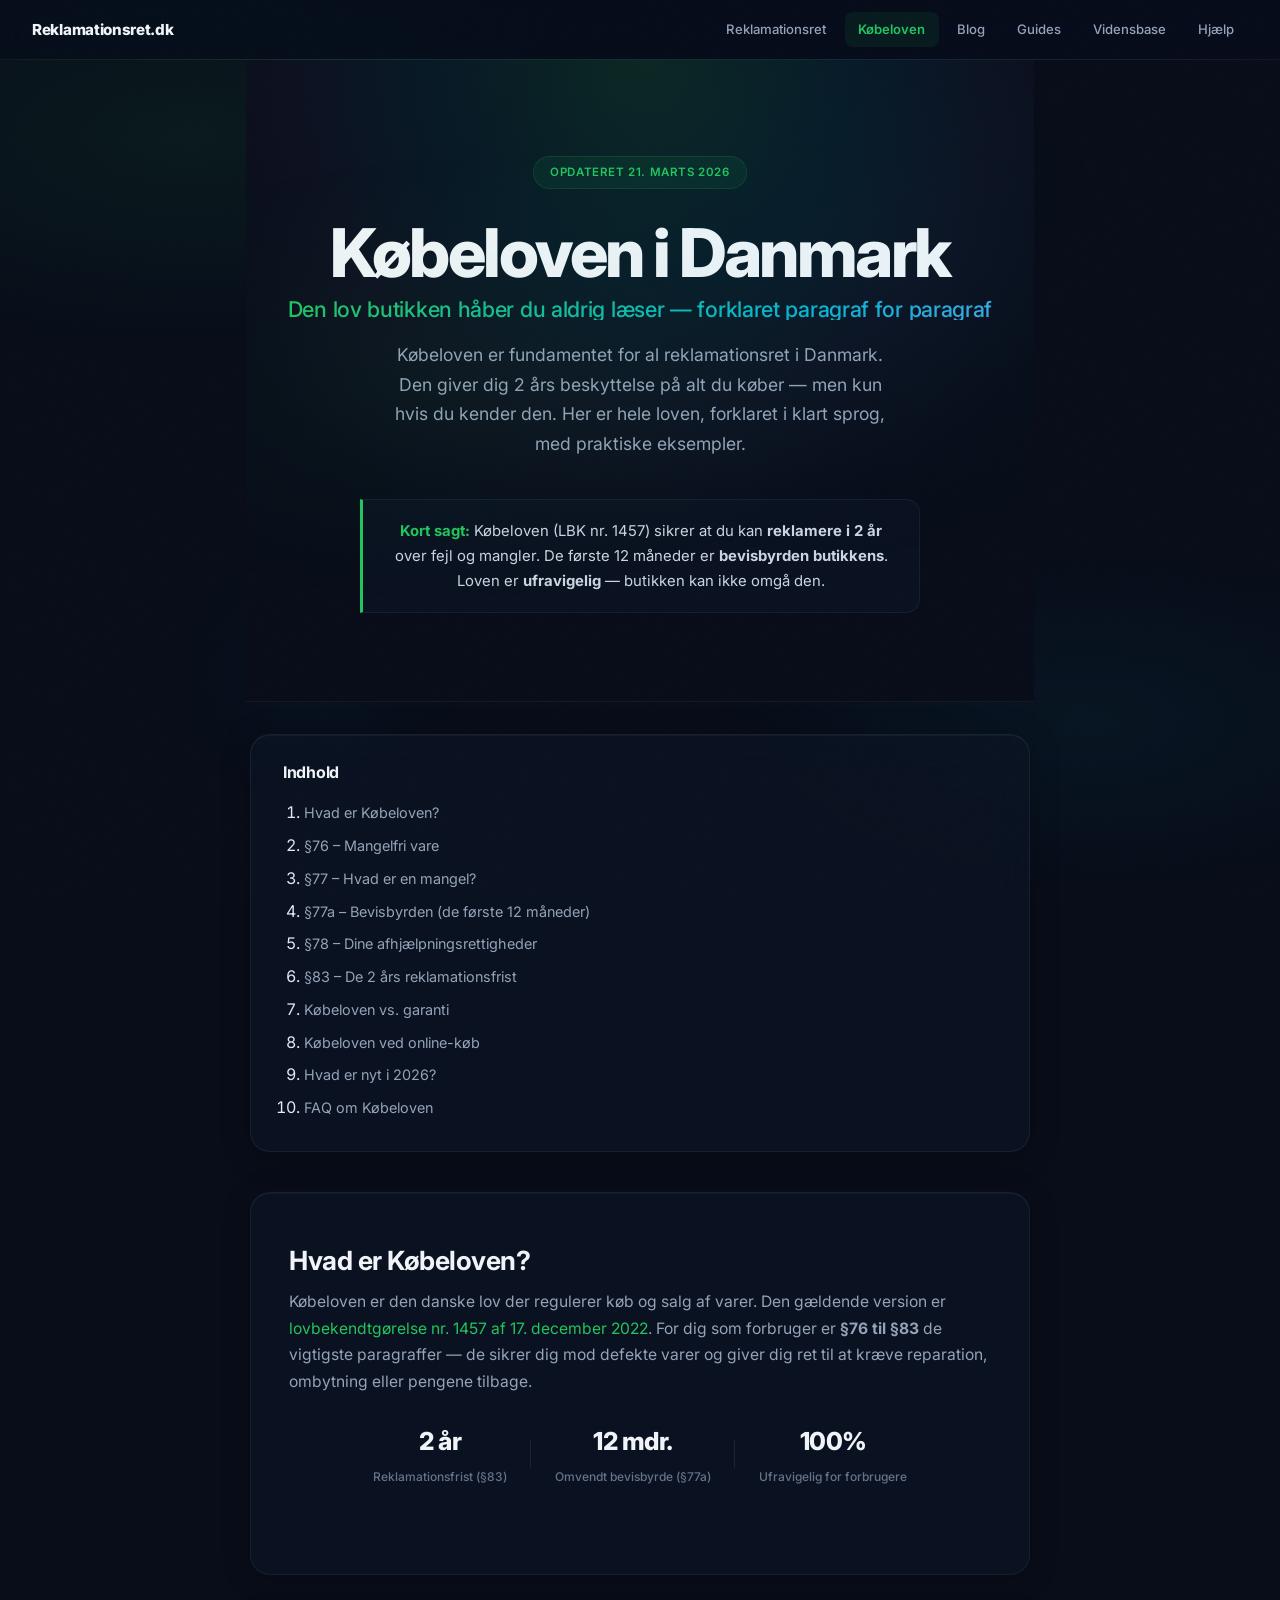
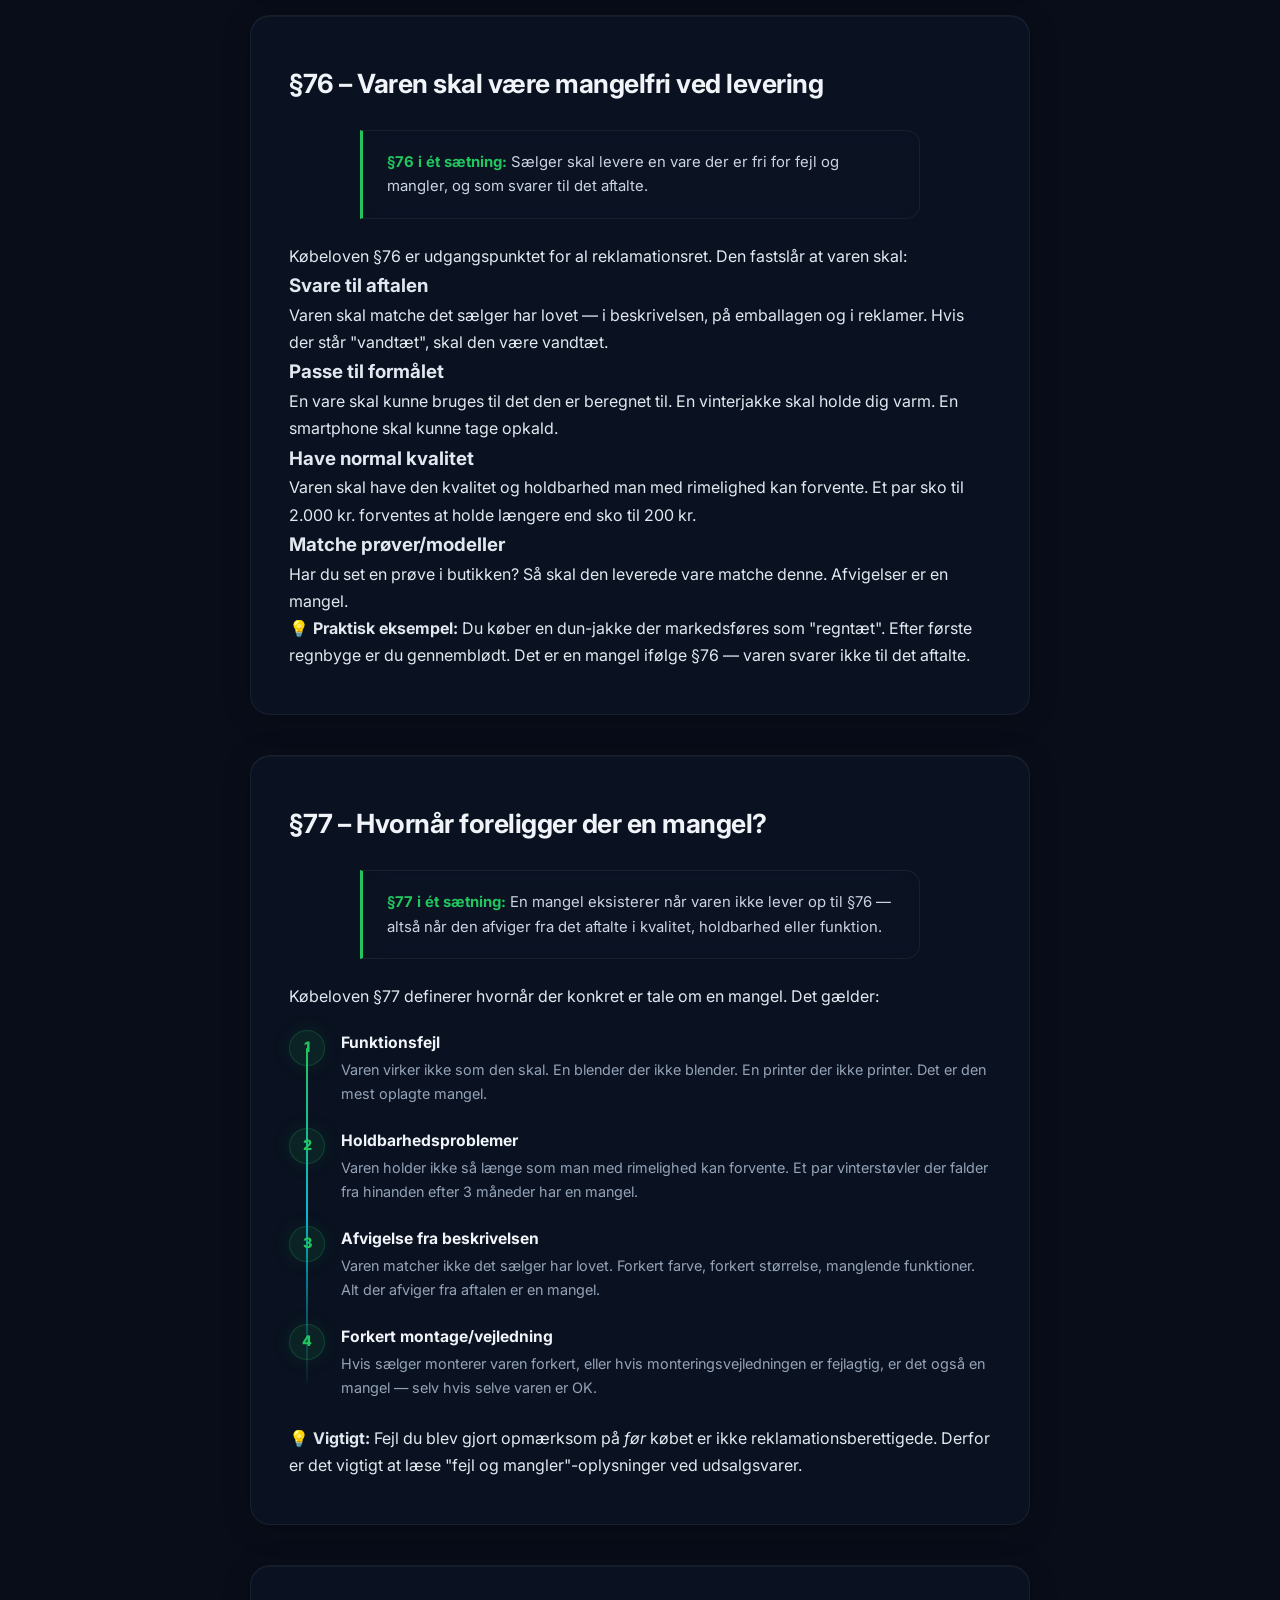
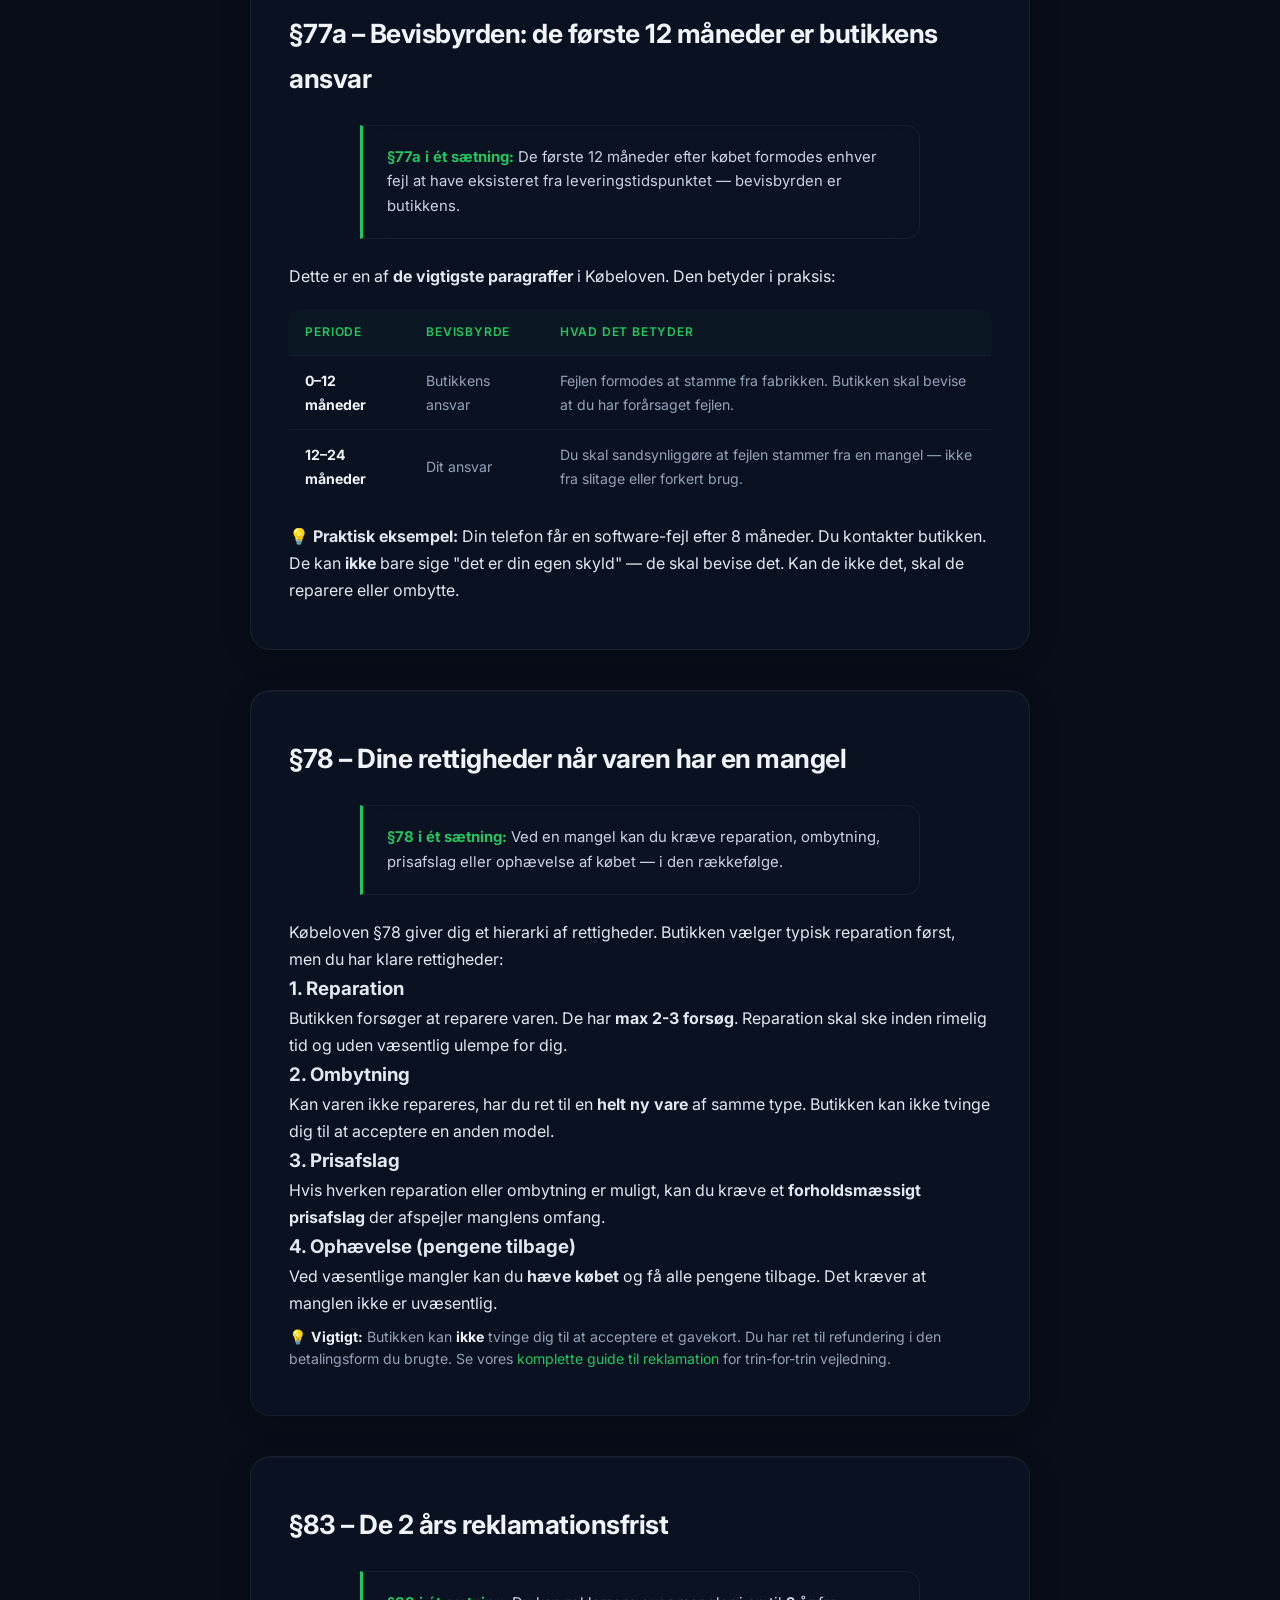
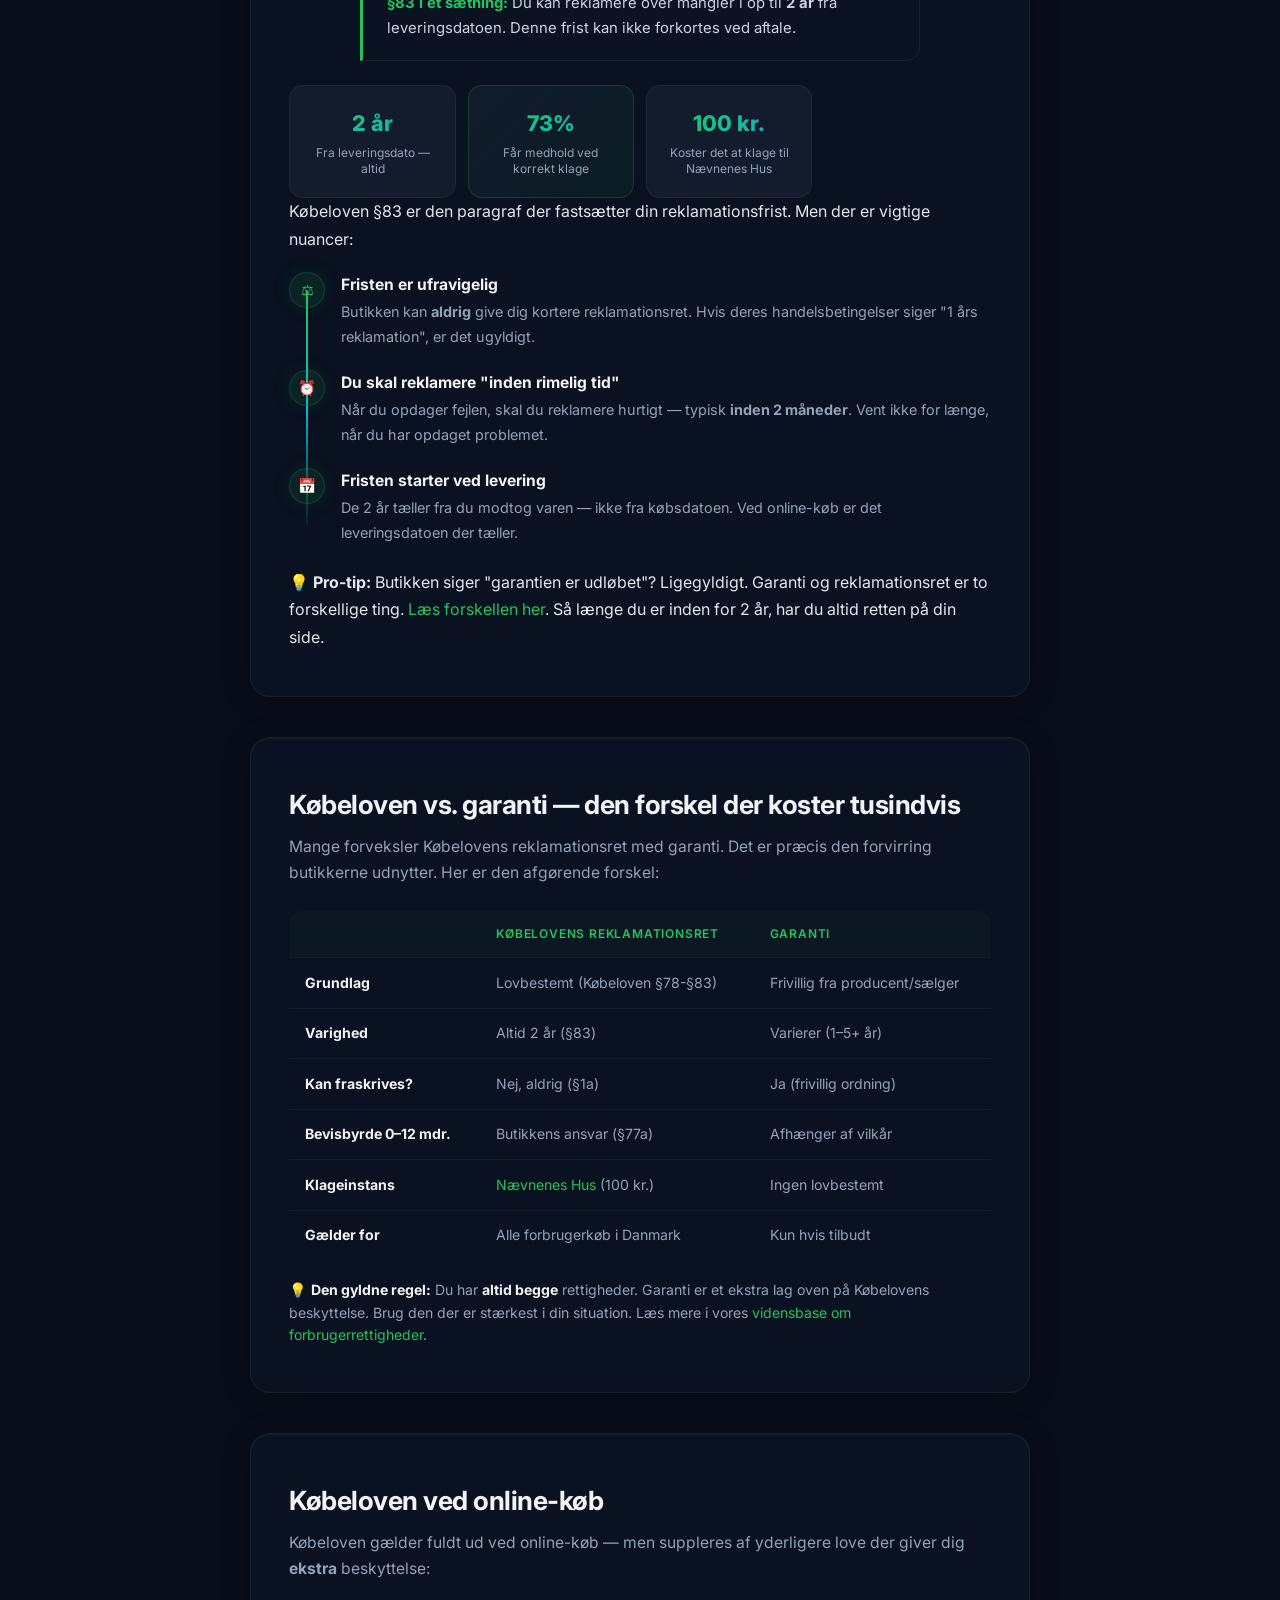
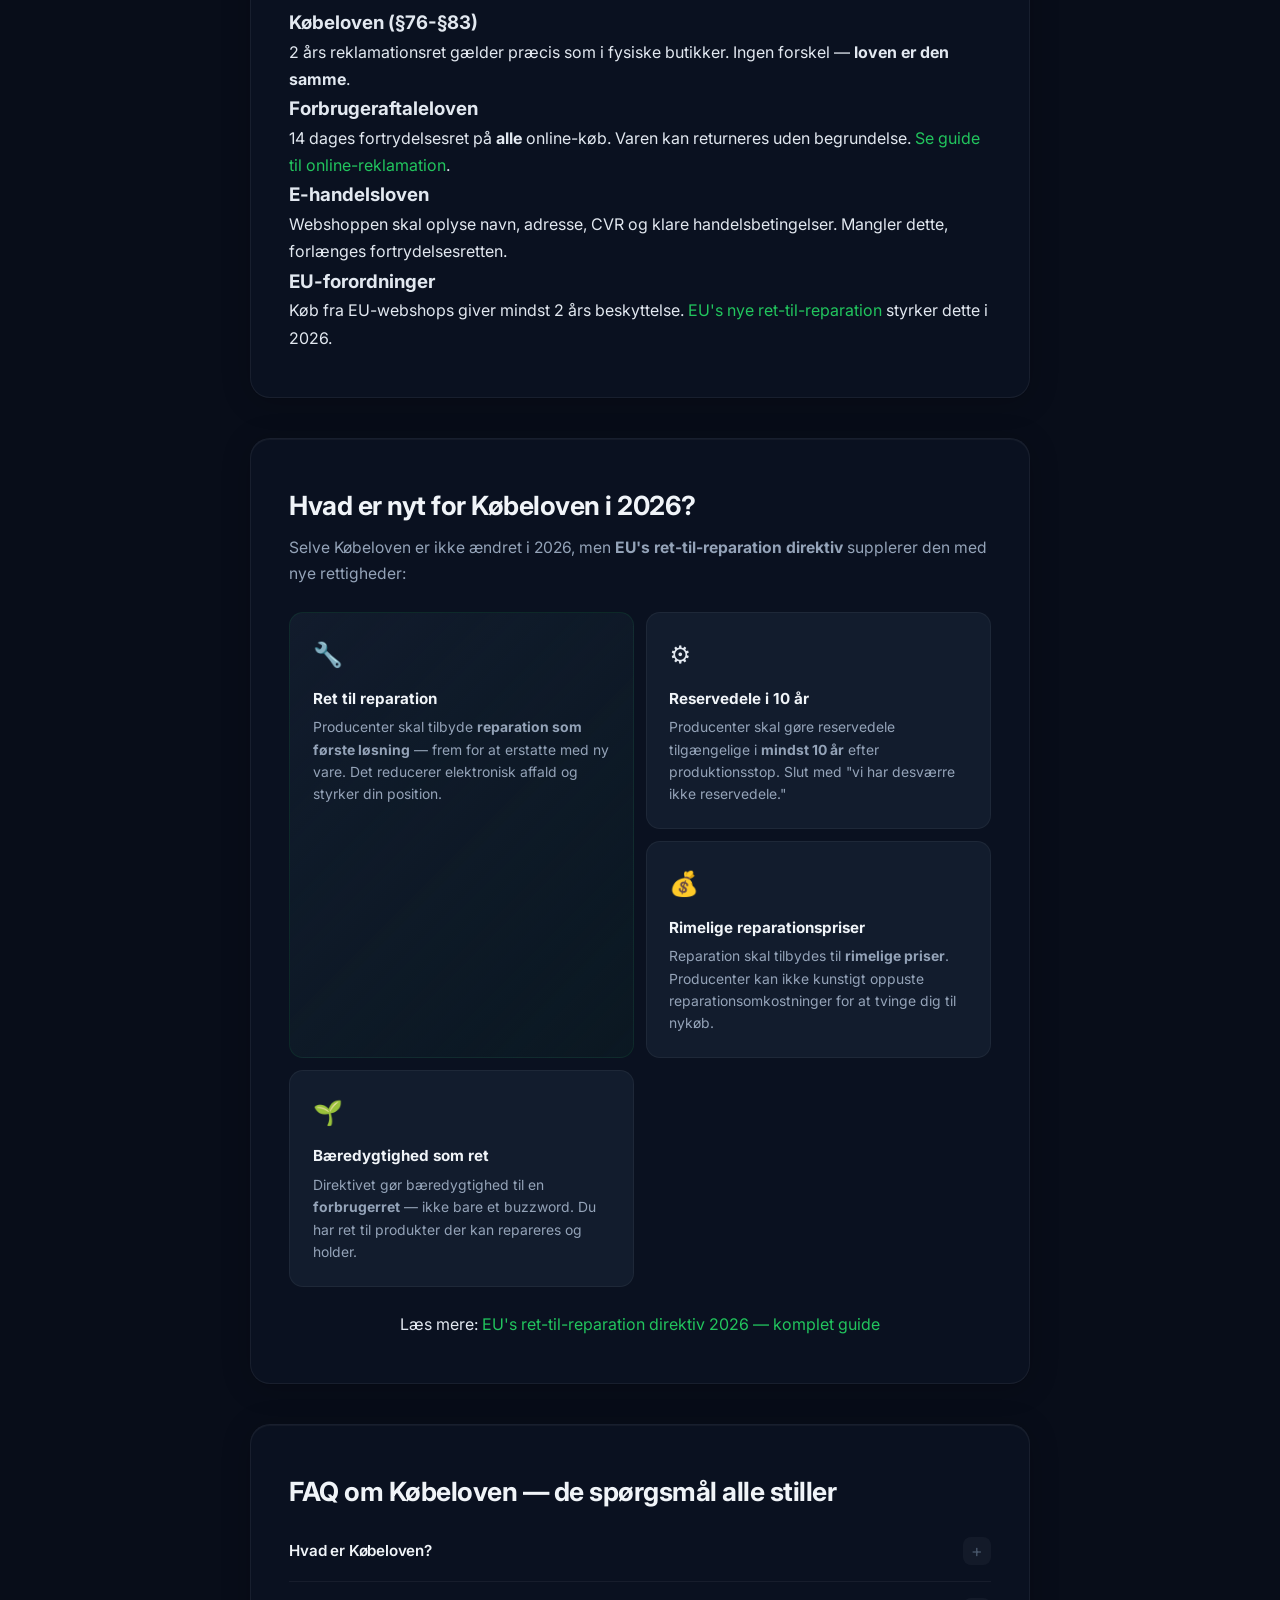
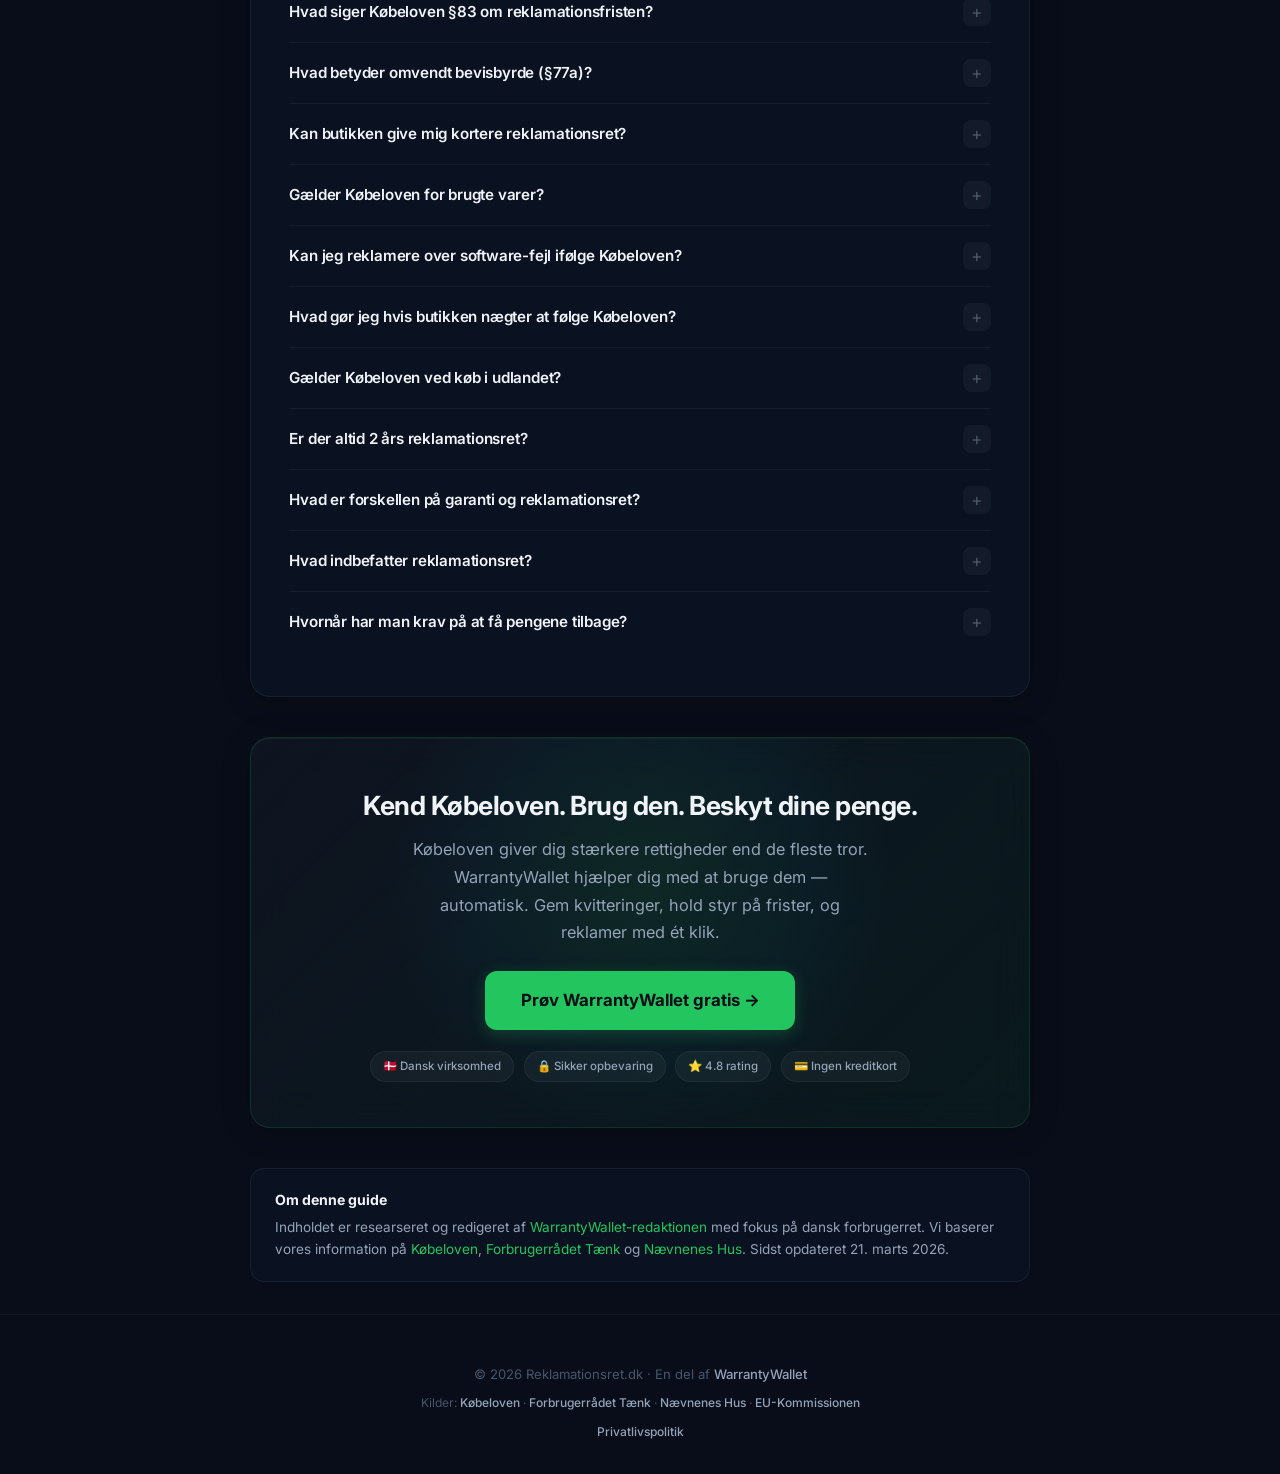
<file: kobeloven.html>
<!DOCTYPE html>
<html lang="da">
<head>
    <meta charset="UTF-8">
    <meta name="viewport" content="width=device-width, initial-scale=1.0">
    <title>Købeloven 2026 – Komplet guide til §76-§83 og din reklamationsret</title>
    <meta name="description" content="Købeloven forklaret paragraf for paragraf: §76 mangelfri vare, §78 bevisbyrde, §83 reklamationsfrist på 2 år. Alt du skal vide om Købeloven i 2026 – med praktiske eksempler.">
    <meta name="robots" content="index, follow">
    <meta name="subject" content="Købeloven – dansk forbrugerlovgivning">
    <meta name="topic" content="Købeloven §76-§83, reklamationsret, forbrugerbeskyttelse, dansk lovgivning 2026">
    <link rel="canonical" href="https://reklamationsret.dk/kobeloven.html">

    <!-- Open Graph -->
    <meta property="og:title" content="Købeloven 2026 – Komplet guide til §76-§83">
    <meta property="og:description" content="Købeloven forklaret paragraf for paragraf. §76 mangelfri vare, §78 bevisbyrde, §83 reklamationsfrist. Alt du skal vide i 2026.">
    <meta property="og:url" content="https://reklamationsret.dk/kobeloven.html">
    <meta property="og:type" content="article">
    <meta property="og:site_name" content="Reklamationsret.dk">
    <meta property="og:locale" content="da_DK">
    <meta property="og:image" content="https://reklamationsret.dk/og-image.png">
    <meta property="og:image:width" content="1200">
    <meta property="og:image:height" content="630">
    <meta property="og:image:alt" content="Købeloven – din ret som forbruger i Danmark">

    <!-- Twitter Card -->
    <meta name="twitter:card" content="summary_large_image">
    <meta name="twitter:title" content="Købeloven 2026 – Komplet guide til §76-§83">
    <meta name="twitter:description" content="Købeloven forklaret paragraf for paragraf. Alt du skal vide om din reklamationsret i 2026.">
    <meta name="twitter:image" content="https://reklamationsret.dk/og-image.png">

    <!-- Favicon -->
    <link rel="icon" href="/favicon.svg" type="image/svg+xml">
    <link rel="icon" href="/favicon.png" type="image/png" sizes="48x48">

    <link rel="preconnect" href="https://fonts.googleapis.com">
    <link rel="preconnect" href="https://fonts.gstatic.com" crossorigin>
    <link rel="dns-prefetch" href="//plausible.io">
    <link rel="dns-prefetch" href="//www.googletagmanager.com">
    <link rel="preconnect" href="https://plausible.io" crossorigin>
    <link rel="preconnect" href="https://www.googletagmanager.com" crossorigin>
    <link href="https://fonts.googleapis.com/css2?family=Inter:wght@400;600;700;800&display=swap" rel="stylesheet">
    <style>:root{--green:#22c55e;--dark:#080d19;--white:#f0f4f8;--gray-100:#e2e8f0;--gray-400:#94a3b8;--gray-500:#64748b;--gray-600:#475569;--border:rgba(255,255,255,.05);--glass:rgba(12,20,36,.7);--glass-border:rgba(255,255,255,.06);--radius:20px;--radius-sm:14px;--ease:cubic-bezier(.4,0,.2,1)}*{box-sizing:border-box;margin:0;padding:0}html{scroll-behavior:smooth}body{font-family:'Inter',system-ui,-apple-system,sans-serif;background:var(--dark);color:var(--gray-100);line-height:1.7;overflow-x:hidden}a{color:var(--green);text-decoration:none}.topnav{display:flex;align-items:center;justify-content:space-between;padding:.75rem 2rem;background:rgba(8,13,25,.72);border-bottom:1px solid var(--border);position:sticky;top:0;z-index:1000;backdrop-filter:blur(32px) saturate(180%);-webkit-backdrop-filter:blur(32px) saturate(180%)}.nav-logo{font-weight:800;font-size:.95rem;color:var(--white);text-decoration:none;letter-spacing:-.3px}.nav-links{display:flex;gap:.3rem}.nav-links a{color:var(--gray-400);text-decoration:none;font-size:.82rem;font-weight:500;padding:.4rem .85rem;border-radius:8px;transition:all .25s var(--ease)}.nav-links a.active{color:var(--green);background:rgba(34,197,94,.08);font-weight:600}.menu-toggle{display:none;flex-direction:column;gap:5px;background:none;border:none;cursor:pointer;padding:4px;z-index:1001}.menu-toggle span{width:20px;height:2px;background:var(--gray-400);border-radius:2px}header{background:var(--dark);color:var(--white);padding:6rem 1.5rem 4rem;text-align:center;position:relative;overflow:hidden;border-bottom:1px solid var(--border)}header h1{font-size:clamp(2.5rem,5vw + 1rem,4.2rem);font-weight:800;letter-spacing:-2.5px;line-height:1.05;margin-bottom:1.2rem;max-width:720px;margin-left:auto;margin-right:auto}.badge{display:inline-flex;align-items:center;gap:.4rem;background:rgba(34,197,94,.08);color:var(--green);font-size:.72rem;font-weight:600;padding:.35rem 1rem;border-radius:100px;border:1px solid rgba(34,197,94,.15);margin-bottom:1.8rem;letter-spacing:.6px;text-transform:uppercase}.subtitle{font-size:1.1rem;color:var(--gray-400);max-width:520px;margin:0 auto 2.5rem;line-height:1.7}.subtitle strong{color:var(--white)}.hero-stats{display:flex;justify-content:center;gap:3rem;margin-bottom:2.5rem}.hero-stat{text-align:center}.hero-stat strong{display:block;font-size:1.55rem;font-weight:800;color:var(--white)}.hero-stat span{font-size:.75rem;color:var(--gray-500)}@media(max-width:640px){.menu-toggle{display:flex}.nav-links{display:none;position:absolute;top:100%;left:0;right:0;flex-direction:column;background:rgba(8,13,25,.95);backdrop-filter:blur(32px);-webkit-backdrop-filter:blur(32px);border-bottom:1px solid var(--border);padding:.8rem;gap:.2rem}.nav-links.open{display:flex}header h1{font-size:2rem}}</style>
    <link rel="preload" href="style.css" as="style" onload="this.onload=null;this.rel='stylesheet'">
    <noscript><link rel="stylesheet" href="style.css"></noscript>

    <!-- Privacy-friendly analytics by Plausible -->
    <script async src="https://plausible.io/js/pa-KfrIk4peE_4ubFGHQhBqu.js"></script>
    <script>
      window.plausible=window.plausible||function(){(plausible.q=plausible.q||[]).push(arguments)},plausible.init=plausible.init||function(i){plausible.o=i||{}};
      plausible.init()
    </script>

    <!-- Google tag (gtag.js) -->
    <script async src="https://www.googletagmanager.com/gtag/js?id=G-L14W5DXLNR"></script>
    <script>
      window.dataLayer = window.dataLayer || [];
      function gtag(){dataLayer.push(arguments);}
      gtag('js', new Date());
      gtag('config', 'G-L14W5DXLNR');
    </script>

    <!-- Article Schema -->
    <script type="application/ld+json">
    {
      "@context": "https://schema.org",
      "@type": "Article",
      "headline": "Købeloven 2026 – Komplet guide til §76-§83 og din reklamationsret",
      "description": "Købeloven forklaret paragraf for paragraf: §76 mangelfri vare, §78 bevisbyrde, §83 reklamationsfrist på 2 år. Alt du skal vide om Købeloven i 2026.",
      "url": "https://reklamationsret.dk/kobeloven.html",
      "datePublished": "2026-03-21",
      "dateModified": "2026-03-22",
      "author": {
        "@type": "Organization",
        "name": "WarrantyWallet-redaktionen",
        "url": "https://warrantywallet.dk"
      },
      "publisher": {
        "@type": "Organization",
        "name": "Reklamationsret.dk",
        "url": "https://reklamationsret.dk",
        "logo": {
          "@type": "ImageObject",
          "url": "https://reklamationsret.dk/og-image.png"
        }
      },
      "mainEntityOfPage": "https://reklamationsret.dk/kobeloven.html",
      "inLanguage": "da",
      "about": {
        "@type": "Legislation",
        "name": "Købeloven",
        "legislationIdentifier": "LBK nr 1457 af 17/12/2022"
      }
    }
    </script>

    <!-- FAQPage Schema -->
    <script type="application/ld+json">
    {
      "@context": "https://schema.org",
      "@type": "FAQPage",
      "mainEntity": [
        {
          "@type": "Question",
          "name": "Hvad er Købeloven?",
          "acceptedAnswer": {
            "@type": "Answer",
            "text": "Købeloven (lovbekendtgørelse nr. 1457 af 17. december 2022) er den danske lov der regulerer køb og salg af varer. For forbrugere er de vigtigste paragraffer §76-§83 om mangler, bevisbyrde og reklamationsret. Loven sikrer dig bl.a. 2 års reklamationsret på alle varer."
          }
        },
        {
          "@type": "Question",
          "name": "Hvad siger Købeloven §83 om reklamationsfristen?",
          "acceptedAnswer": {
            "@type": "Answer",
            "text": "Købeloven §83 fastslår at du har 2 års reklamationsret fra leveringsdatoen. Det betyder butikken skal reparere, ombytte, give prisafslag eller refundere, hvis varen har fejl eller mangler. Fristen kan ikke forkortes ved aftale."
          }
        },
        {
          "@type": "Question",
          "name": "Hvad betyder Købeloven §76 om mangelfri vare?",
          "acceptedAnswer": {
            "@type": "Answer",
            "text": "Købeloven §76 kræver at sælger leverer en vare uden fejl og mangler. Varen skal svare til det aftalte, til markedsføringsmaterialet, og til hvad man med rimelighed kan forvente af varens kvalitet og holdbarhed."
          }
        },
        {
          "@type": "Question",
          "name": "Hvad er bevisbyrden ifølge Købeloven §77a?",
          "acceptedAnswer": {
            "@type": "Answer",
            "text": "Købeloven §77a fastslår omvendt bevisbyrde de første 12 måneder: fejlen formodes at have eksisteret ved levering. Det er butikkens ansvar at bevise, at fejlen skyldes forbrugeren. Efter 12 måneder skifter bevisbyrden til forbrugeren."
          }
        },
        {
          "@type": "Question",
          "name": "Kan Købelovens reklamationsret fraskrives?",
          "acceptedAnswer": {
            "@type": "Answer",
            "text": "Nej. Købelovens forbrugerbeskyttelse er ufravigelig. En butik kan ikke i handelsbetingelser, kontrakter eller vilkår fravige de 2 års reklamationsret. Enhver klausul der forsøger dette er ugyldig ifølge Købeloven §1a."
          }
        },
        {
          "@type": "Question",
          "name": "Gælder Købeloven også ved online-køb?",
          "acceptedAnswer": {
            "@type": "Answer",
            "text": "Ja, Købeloven gælder ved alle forbrugerkøb i Danmark – både i fysiske butikker og online. Ved online-køb suppleres Købeloven desuden af E-handelsloven og Forbrugeraftaleloven, der giver yderligere 14 dages fortrydelsesret."
          }
        },
        {
          "@type": "Question",
          "name": "Hvad er forskellen på Købeloven og EU's forbrugerbeskyttelse?",
          "acceptedAnswer": {
            "@type": "Answer",
            "text": "EU's forbrugerdirektiv kræver minimum 2 års garanti. Købeloven implementerer dette og går på visse punkter videre med bl.a. stærkere bevisbyrde-regler. I 2026 supplerer EU's ret-til-reparation direktiv Købeloven med krav om reparation som første løsning."
          }
        },
        {
          "@type": "Question",
          "name": "Hvornår blev Købeloven sidst opdateret?",
          "acceptedAnswer": {
            "@type": "Answer",
            "text": "Den gældende lovbekendtgørelse er nr. 1457 af 17. december 2022. De vigtigste ændringer var implementeringen af EU's varedialog-direktiv med styrkede regler for digitalt indhold og omvendt bevisbyrde i 12 måneder."
          }
        },
        {
          "@type": "Question",
          "name": "Er der altid 2 års reklamationsret?",
          "acceptedAnswer": {
            "@type": "Answer",
            "text": "Ja, Købelovens 2 års reklamationsret gælder altid ved forbrugerkøb i Danmark. Butikken kan aldrig forkorte fristen — heller ikke i deres handelsbetingelser. De 2 år tæller fra leveringsdatoen, og de første 12 måneder er bevisbyrden butikkens ifølge §77a."
          }
        },
        {
          "@type": "Question",
          "name": "Hvad er forskellen på garanti og reklamationsret?",
          "acceptedAnswer": {
            "@type": "Answer",
            "text": "Reklamationsret er lovbestemt (Købeloven §78-§83) og gælder altid i 2 år. Garanti er frivillig fra producenten og kan variere. Reklamationsret kan aldrig fraskrives, garanti kan bortfalde. Du har altid begge rettigheder — brug den der er stærkest i din situation."
          }
        },
        {
          "@type": "Question",
          "name": "Hvad indbefatter reklamationsret?",
          "acceptedAnswer": {
            "@type": "Answer",
            "text": "Reklamationsret ifølge Købeloven giver dig ret til at kræve: 1) Reparation af varen, 2) Ombytning til en ny vare, 3) Forholdsmæssigt prisafslag, eller 4) Ophævelse af købet med fuld refundering. Butikken kan ikke tvinge dig til et gavekort. Retten gælder i 2 år fra levering ifølge Købeloven §78."
          }
        },
        {
          "@type": "Question",
          "name": "Hvornår har man krav på at få pengene tilbage?",
          "acceptedAnswer": {
            "@type": "Answer",
            "text": "Du kan kræve pengene tilbage (ophævelse) når varen har en væsentlig mangel og butikken ikke kan reparere eller ombytte den. Butikken har typisk 2-3 forsøg på reparation. Derefter har du ret til fuld refundering i den betalingsform du brugte — ikke et gavekort."
          }
        }
      ]
    }
    </script>

    <!-- BreadcrumbList Schema -->
    <script type="application/ld+json">
    {
      "@context": "https://schema.org",
      "@type": "BreadcrumbList",
      "itemListElement": [
        {
          "@type": "ListItem",
          "position": 1,
          "name": "Reklamationsret.dk",
          "item": "https://reklamationsret.dk/"
        },
        {
          "@type": "ListItem",
          "position": 2,
          "name": "Købeloven",
          "item": "https://reklamationsret.dk/kobeloven.html"
        }
      ]
    }
    </script>
</head>
<body>

    <div class="scroll-progress"></div>
    <nav class="topnav">
        <a href="https://reklamationsret.dk" class="nav-logo">Reklamationsret.dk</a>
        <div class="nav-links">
            <a href="https://reklamationsret.dk">Reklamationsret</a>
            <a href="https://reklamationsret.dk/kobeloven.html" class="active">Købeloven</a>
            <a href="https://blog.reklamationsret.dk">Blog</a>
            <a href="https://guide.reklamationsret.dk">Guides</a>
            <a href="https://info.reklamationsret.dk">Vidensbase</a>
            <a href="https://hjaelp.reklamationsret.dk">Hjælp</a>
        </div>
        <button class="menu-toggle" aria-label="Menu" onclick="this.classList.toggle('active');this.previousElementSibling.classList.toggle('open')"><span></span><span></span><span></span></button>
    </nav>

    <main>
    <article>

    <header>
        <time datetime="2026-03-21" class="badge">Opdateret 21. marts 2026</time>
        <h1>Købeloven i Danmark<br><span>Den lov butikken håber du aldrig læser — forklaret paragraf for paragraf</span></h1>
        <p class="subtitle">Købeloven er fundamentet for al reklamationsret i Danmark. Den giver dig 2 års beskyttelse på alt du køber — men kun hvis du kender den. Her er hele loven, forklaret i klart sprog, med praktiske eksempler.</p>

        <div class="quick-answer" role="definition">
            <strong>Kort sagt:</strong> Købeloven (LBK nr. 1457) sikrer at du kan <strong>reklamere i 2 år</strong> over fejl og mangler. De første 12 måneder er <strong>bevisbyrden butikkens</strong>. Loven er <strong>ufravigelig</strong> — butikken kan ikke omgå den.
        </div>
    </header>

    <!-- TOC -->
    <nav class="toc" aria-label="Indholdsfortegnelse">
        <h2>Indhold</h2>
        <ol>
            <li><a href="#hvad-er-kobeloven">Hvad er Købeloven?</a></li>
            <li><a href="#paragraf-76">§76 – Mangelfri vare</a></li>
            <li><a href="#paragraf-77">§77 – Hvad er en mangel?</a></li>
            <li><a href="#paragraf-77a">§77a – Bevisbyrden (de første 12 måneder)</a></li>
            <li><a href="#paragraf-78">§78 – Dine afhjælpningsrettigheder</a></li>
            <li><a href="#paragraf-83">§83 – De 2 års reklamationsfrist</a></li>
            <li><a href="#kobeloven-vs-garanti">Købeloven vs. garanti</a></li>
            <li><a href="#kobeloven-online">Købeloven ved online-køb</a></li>
            <li><a href="#kobeloven-2026">Hvad er nyt i 2026?</a></li>
            <li><a href="#faq">FAQ om Købeloven</a></li>
        </ol>
    </nav>

    <!-- Introduction -->
    <section id="hvad-er-kobeloven" class="knowledge">
        <h2>Hvad er Købeloven?</h2>
        <p class="section-intro">Købeloven er den danske lov der regulerer køb og salg af varer. Den gældende version er <a href="https://www.retsinformation.dk/eli/lta/2022/1457" target="_blank" rel="noopener">lovbekendtgørelse nr. 1457 af 17. december 2022</a>. For dig som forbruger er <strong>§76 til §83</strong> de vigtigste paragraffer — de sikrer dig mod defekte varer og giver dig ret til at kræve reparation, ombytning eller pengene tilbage.</p>

        <div class="hero-stats">
            <div class="hero-stat">
                <strong>2 år</strong>
                <span>Reklamationsfrist (§83)</span>
            </div>
            <div class="hero-stat">
                <strong>12 mdr.</strong>
                <span>Omvendt bevisbyrde (§77a)</span>
            </div>
            <div class="hero-stat">
                <strong>100%</strong>
                <span>Ufravigelig for forbrugere</span>
            </div>
        </div>
    </section>

    <!-- §76 -->
    <section id="paragraf-76" class="info-section">
        <h2>§76 – Varen skal være mangelfri ved levering</h2>
        <div class="quick-answer" role="definition">
            <strong>§76 i ét sætning:</strong> Sælger skal levere en vare der er fri for fejl og mangler, og som svarer til det aftalte.
        </div>
        <p>Købeloven §76 er udgangspunktet for al reklamationsret. Den fastslår at varen skal:</p>
        <div class="info-grid">
            <div class="info-card">
                <h3>Svare til aftalen</h3>
                <p>Varen skal matche det sælger har lovet — i beskrivelsen, på emballagen og i reklamer. Hvis der står "vandtæt", skal den være vandtæt.</p>
            </div>
            <div class="info-card">
                <h3>Passe til formålet</h3>
                <p>En vare skal kunne bruges til det den er beregnet til. En vinterjakke skal holde dig varm. En smartphone skal kunne tage opkald.</p>
            </div>
            <div class="info-card">
                <h3>Have normal kvalitet</h3>
                <p>Varen skal have den kvalitet og holdbarhed man med rimelighed kan forvente. Et par sko til 2.000 kr. forventes at holde længere end sko til 200 kr.</p>
            </div>
            <div class="info-card">
                <h3>Matche prøver/modeller</h3>
                <p>Har du set en prøve i butikken? Så skal den leverede vare matche denne. Afvigelser er en mangel.</p>
            </div>
        </div>

        <div class="tip-box">
            <strong>💡 Praktisk eksempel:</strong> Du køber en dun-jakke der markedsføres som "regntæt". Efter første regnbyge er du gennemblødt. Det er en mangel ifølge §76 — varen svarer ikke til det aftalte.
        </div>
    </section>

    <!-- §77 -->
    <section id="paragraf-77" class="info-section">
        <h2>§77 – Hvornår foreligger der en mangel?</h2>
        <div class="quick-answer" role="definition">
            <strong>§77 i ét sætning:</strong> En mangel eksisterer når varen ikke lever op til §76 — altså når den afviger fra det aftalte i kvalitet, holdbarhed eller funktion.
        </div>
        <p>Købeloven §77 definerer hvornår der konkret er tale om en mangel. Det gælder:</p>
        <div class="steps">
            <div class="step">
                <div class="step-num">1</div>
                <div class="step-content">
                    <h3>Funktionsfejl</h3>
                    <p>Varen virker ikke som den skal. En blender der ikke blender. En printer der ikke printer. Det er den mest oplagte mangel.</p>
                </div>
            </div>
            <div class="step">
                <div class="step-num">2</div>
                <div class="step-content">
                    <h3>Holdbarhedsproblemer</h3>
                    <p>Varen holder ikke så længe som man med rimelighed kan forvente. Et par vinterstøvler der falder fra hinanden efter 3 måneder har en mangel.</p>
                </div>
            </div>
            <div class="step">
                <div class="step-num">3</div>
                <div class="step-content">
                    <h3>Afvigelse fra beskrivelsen</h3>
                    <p>Varen matcher ikke det sælger har lovet. Forkert farve, forkert størrelse, manglende funktioner. Alt der afviger fra aftalen er en mangel.</p>
                </div>
            </div>
            <div class="step">
                <div class="step-num">4</div>
                <div class="step-content">
                    <h3>Forkert montage/vejledning</h3>
                    <p>Hvis sælger monterer varen forkert, eller hvis monteringsvejledningen er fejlagtig, er det også en mangel — selv hvis selve varen er OK.</p>
                </div>
            </div>
        </div>

        <div class="tip-box">
            <strong>💡 Vigtigt:</strong> Fejl du blev gjort opmærksom på <em>før</em> købet er ikke reklamationsberettigede. Derfor er det vigtigt at læse "fejl og mangler"-oplysninger ved udsalgsvarer.
        </div>
    </section>

    <!-- §77a -->
    <section id="paragraf-77a" class="info-section">
        <h2>§77a – Bevisbyrden: de første 12 måneder er butikkens ansvar</h2>
        <div class="quick-answer" role="definition">
            <strong>§77a i ét sætning:</strong> De første 12 måneder efter købet formodes enhver fejl at have eksisteret fra leveringstidspunktet — bevisbyrden er butikkens.
        </div>
        <p>Dette er en af <strong>de vigtigste paragraffer</strong> i Købeloven. Den betyder i praksis:</p>
        <div class="garanti-table-wrap">
            <table class="garanti-table">
                <thead>
                    <tr>
                        <th>Periode</th>
                        <th>Bevisbyrde</th>
                        <th>Hvad det betyder</th>
                    </tr>
                </thead>
                <tbody>
                    <tr>
                        <td><strong>0–12 måneder</strong></td>
                        <td>Butikkens ansvar</td>
                        <td>Fejlen formodes at stamme fra fabrikken. Butikken skal bevise at du har forårsaget fejlen.</td>
                    </tr>
                    <tr>
                        <td><strong>12–24 måneder</strong></td>
                        <td>Dit ansvar</td>
                        <td>Du skal sandsynliggøre at fejlen stammer fra en mangel — ikke fra slitage eller forkert brug.</td>
                    </tr>
                </tbody>
            </table>
        </div>

        <div class="tip-box">
            <strong>💡 Praktisk eksempel:</strong> Din telefon får en software-fejl efter 8 måneder. Du kontakter butikken. De kan <strong>ikke</strong> bare sige "det er din egen skyld" — de skal bevise det. Kan de ikke det, skal de reparere eller ombytte.
        </div>
    </section>

    <!-- §78 -->
    <section id="paragraf-78" class="info-section">
        <h2>§78 – Dine rettigheder når varen har en mangel</h2>
        <div class="quick-answer" role="definition">
            <strong>§78 i ét sætning:</strong> Ved en mangel kan du kræve reparation, ombytning, prisafslag eller ophævelse af købet — i den rækkefølge.
        </div>
        <p>Købeloven §78 giver dig et hierarki af rettigheder. Butikken vælger typisk reparation først, men du har klare rettigheder:</p>
        <div class="info-grid">
            <div class="info-card">
                <h3>1. Reparation</h3>
                <p>Butikken forsøger at reparere varen. De har <strong>max 2-3 forsøg</strong>. Reparation skal ske inden rimelig tid og uden væsentlig ulempe for dig.</p>
            </div>
            <div class="info-card">
                <h3>2. Ombytning</h3>
                <p>Kan varen ikke repareres, har du ret til en <strong>helt ny vare</strong> af samme type. Butikken kan ikke tvinge dig til at acceptere en anden model.</p>
            </div>
            <div class="info-card">
                <h3>3. Prisafslag</h3>
                <p>Hvis hverken reparation eller ombytning er muligt, kan du kræve et <strong>forholdsmæssigt prisafslag</strong> der afspejler manglens omfang.</p>
            </div>
            <div class="info-card">
                <h3>4. Ophævelse (pengene tilbage)</h3>
                <p>Ved væsentlige mangler kan du <strong>hæve købet</strong> og få alle pengene tilbage. Det kræver at manglen ikke er uvæsentlig.</p>
            </div>
        </div>

        <div class="garanti-note">💡 <strong>Vigtigt:</strong> Butikken kan <strong>ikke</strong> tvinge dig til at acceptere et gavekort. Du har ret til refundering i den betalingsform du brugte. Se vores <a href="https://reklamationsret.dk/">komplette guide til reklamation</a> for trin-for-trin vejledning.</div>
    </section>

    <!-- §83 -->
    <section id="paragraf-83" class="info-section">
        <h2>§83 – De 2 års reklamationsfrist</h2>
        <div class="quick-answer" role="definition">
            <strong>§83 i ét sætning:</strong> Du kan reklamere over mangler i op til <strong>2 år</strong> fra leveringsdatoen. Denne frist kan ikke forkortes ved aftale.
        </div>

        <div class="stats">
            <div class="stats-grid">
                <div class="stat-card">
                    <div class="stat-number">2 år</div>
                    <div class="stat-label">Fra leveringsdato — altid</div>
                </div>
                <div class="stat-card accent">
                    <div class="stat-number">73%</div>
                    <div class="stat-label">Får medhold ved korrekt klage</div>
                </div>
                <div class="stat-card">
                    <div class="stat-number">100 kr.</div>
                    <div class="stat-label">Koster det at klage til Nævnenes Hus</div>
                </div>
            </div>
        </div>

        <p>Købeloven §83 er den paragraf der fastsætter din reklamationsfrist. Men der er vigtige nuancer:</p>
        <div class="steps">
            <div class="step">
                <div class="step-num">⚖️</div>
                <div class="step-content">
                    <h3>Fristen er ufravigelig</h3>
                    <p>Butikken kan <strong>aldrig</strong> give dig kortere reklamationsret. Hvis deres handelsbetingelser siger "1 års reklamation", er det ugyldigt.</p>
                </div>
            </div>
            <div class="step">
                <div class="step-num">⏰</div>
                <div class="step-content">
                    <h3>Du skal reklamere "inden rimelig tid"</h3>
                    <p>Når du opdager fejlen, skal du reklamere hurtigt — typisk <strong>inden 2 måneder</strong>. Vent ikke for længe, når du har opdaget problemet.</p>
                </div>
            </div>
            <div class="step">
                <div class="step-num">📅</div>
                <div class="step-content">
                    <h3>Fristen starter ved levering</h3>
                    <p>De 2 år tæller fra du modtog varen — ikke fra købsdatoen. Ved online-køb er det leveringsdatoen der tæller.</p>
                </div>
            </div>
        </div>

        <div class="tip-box">
            <strong>💡 Pro-tip:</strong> Butikken siger "garantien er udløbet"? Ligegyldigt. Garanti og reklamationsret er to forskellige ting. <a href="https://reklamationsret.dk/#garanti-vs-reklamationsret">Læs forskellen her</a>. Så længe du er inden for 2 år, har du altid retten på din side.
        </div>
    </section>

    <!-- Købeloven vs garanti -->
    <section id="kobeloven-vs-garanti" class="garanti-comparison">
        <h2>Købeloven vs. garanti — den forskel der koster tusindvis</h2>
        <p class="section-intro">Mange forveksler Købelovens reklamationsret med garanti. Det er præcis den forvirring butikkerne udnytter. Her er den afgørende forskel:</p>
        <div class="garanti-table-wrap">
            <table class="garanti-table">
                <thead>
                    <tr>
                        <th></th>
                        <th>Købelovens reklamationsret</th>
                        <th>Garanti</th>
                    </tr>
                </thead>
                <tbody>
                    <tr>
                        <td><strong>Grundlag</strong></td>
                        <td>Lovbestemt (Købeloven §78-§83)</td>
                        <td>Frivillig fra producent/sælger</td>
                    </tr>
                    <tr>
                        <td><strong>Varighed</strong></td>
                        <td>Altid 2 år (§83)</td>
                        <td>Varierer (1–5+ år)</td>
                    </tr>
                    <tr>
                        <td><strong>Kan fraskrives?</strong></td>
                        <td>Nej, aldrig (§1a)</td>
                        <td>Ja (frivillig ordning)</td>
                    </tr>
                    <tr>
                        <td><strong>Bevisbyrde 0–12 mdr.</strong></td>
                        <td>Butikkens ansvar (§77a)</td>
                        <td>Afhænger af vilkår</td>
                    </tr>
                    <tr>
                        <td><strong>Klageinstans</strong></td>
                        <td><a href="https://naevneneshus.dk" target="_blank" rel="noopener">Nævnenes Hus</a> (100 kr.)</td>
                        <td>Ingen lovbestemt</td>
                    </tr>
                    <tr>
                        <td><strong>Gælder for</strong></td>
                        <td>Alle forbrugerkøb i Danmark</td>
                        <td>Kun hvis tilbudt</td>
                    </tr>
                </tbody>
            </table>
        </div>
        <div class="garanti-note">💡 <strong>Den gyldne regel:</strong> Du har <strong>altid begge</strong> rettigheder. Garanti er et ekstra lag oven på Købelovens beskyttelse. Brug den der er stærkest i din situation. Læs mere i vores <a href="https://info.reklamationsret.dk/">vidensbase om forbrugerrettigheder</a>.</div>
    </section>

    <!-- Online-køb -->
    <section id="kobeloven-online" class="info-section">
        <h2>Købeloven ved online-køb</h2>
        <p class="section-intro">Købeloven gælder fuldt ud ved online-køb — men suppleres af yderligere love der giver dig <strong>ekstra</strong> beskyttelse:</p>
        <div class="info-grid">
            <div class="info-card">
                <h3>Købeloven (§76-§83)</h3>
                <p>2 års reklamationsret gælder præcis som i fysiske butikker. Ingen forskel — <strong>loven er den samme</strong>.</p>
            </div>
            <div class="info-card">
                <h3>Forbrugeraftaleloven</h3>
                <p>14 dages fortrydelsesret på <strong>alle</strong> online-køb. Varen kan returneres uden begrundelse. <a href="https://guide.reklamationsret.dk/">Se guide til online-reklamation</a>.</p>
            </div>
            <div class="info-card">
                <h3>E-handelsloven</h3>
                <p>Webshoppen skal oplyse navn, adresse, CVR og klare handelsbetingelser. Mangler dette, forlænges fortrydelsesretten.</p>
            </div>
            <div class="info-card">
                <h3>EU-forordninger</h3>
                <p>Køb fra EU-webshops giver mindst 2 års beskyttelse. <a href="https://blog.reklamationsret.dk/ret-til-reparation-2026.html">EU's nye ret-til-reparation</a> styrker dette i 2026.</p>
            </div>
        </div>
    </section>

    <!-- 2026 updates -->
    <section id="kobeloven-2026" class="knowledge">
        <h2>Hvad er nyt for Købeloven i 2026?</h2>
        <p class="section-intro">Selve Købeloven er ikke ændret i 2026, men <strong>EU's ret-til-reparation direktiv</strong> supplerer den med nye rettigheder:</p>
        <div class="fact-cards">
            <div class="fact-card">
                <div class="fact-icon">🔧</div>
                <h3>Ret til reparation</h3>
                <p>Producenter skal tilbyde <strong>reparation som første løsning</strong> — frem for at erstatte med ny vare. Det reducerer elektronisk affald og styrker din position.</p>
            </div>
            <div class="fact-card">
                <div class="fact-icon">⚙️</div>
                <h3>Reservedele i 10 år</h3>
                <p>Producenter skal gøre reservedele tilgængelige i <strong>mindst 10 år</strong> efter produktionsstop. Slut med "vi har desværre ikke reservedele."</p>
            </div>
            <div class="fact-card">
                <div class="fact-icon">💰</div>
                <h3>Rimelige reparationspriser</h3>
                <p>Reparation skal tilbydes til <strong>rimelige priser</strong>. Producenter kan ikke kunstigt oppuste reparationsomkostninger for at tvinge dig til nykøb.</p>
            </div>
            <div class="fact-card">
                <div class="fact-icon">🌱</div>
                <h3>Bæredygtighed som ret</h3>
                <p>Direktivet gør bæredygtighed til en <strong>forbrugerret</strong> — ikke bare et buzzword. Du har ret til produkter der kan repareres og holder.</p>
            </div>
        </div>
        <p style="text-align:center;margin-top:1.5rem;">Læs mere: <a href="https://blog.reklamationsret.dk/ret-til-reparation-2026.html">EU's ret-til-reparation direktiv 2026 — komplet guide</a></p>
    </section>

    <!-- FAQ -->
    <section id="faq" class="faq">
        <h2>FAQ om Købeloven — de spørgsmål alle stiller</h2>
        <details>
            <summary>Hvad er Købeloven?</summary>
            <p>Købeloven (lovbekendtgørelse nr. 1457 af 17. december 2022) er den danske lov der regulerer køb og salg af varer. For forbrugere er §76-§83 de vigtigste paragraffer — de sikrer dig 2 års reklamationsret på alle varer.</p>
        </details>
        <details>
            <summary>Hvad siger Købeloven §83 om reklamationsfristen?</summary>
            <p>§83 fastslår at du har 2 års reklamationsret fra leveringsdatoen. Fristen kan ikke forkortes ved aftale. Du skal dog reklamere inden "rimelig tid" (ca. 2 måneder) efter du opdager fejlen.</p>
        </details>
        <details>
            <summary>Hvad betyder omvendt bevisbyrde (§77a)?</summary>
            <p>De første 12 måneder efter købet formodes enhver fejl at have eksisteret fra leveringstidspunktet. Det er butikkens ansvar at bevise at fejlen skyldes forkert brug — ikke dit. Efter 12 måneder skifter bevisbyrden til dig.</p>
        </details>
        <details>
            <summary>Kan butikken give mig kortere reklamationsret?</summary>
            <p>Nej. Købelovens forbrugerbeskyttelse er ufravigelig (§1a). Enhver klausul i handelsbetingelser der forsøger at forkorte reklamationsfristen er ugyldig. Du har altid minimum 2 år.</p>
        </details>
        <details>
            <summary>Gælder Købeloven for brugte varer?</summary>
            <p>Ja, men ved køb af brugte varer fra erhvervsdrivende kan reklamationsfristen aftales ned til 1 år (aldrig mindre). Ved privatkøb (fx DBA) gælder Købeloven ikke.</p>
        </details>
        <details>
            <summary>Kan jeg reklamere over software-fejl ifølge Købeloven?</summary>
            <p>Ja. Siden 2022 dækker Købeloven også digitalt indhold og digitale tjenester — herunder software, apps, streaming og digitale spil. Du har 2 års reklamationsret.</p>
        </details>
        <details>
            <summary>Hvad gør jeg hvis butikken nægter at følge Købeloven?</summary>
            <p>Klag til <a href="https://naevneneshus.dk" target="_blank" rel="noopener">Nævnenes Hus</a> for 100 kr. (refunderes ved medhold). 73% får medhold. Du kan også kontakte <a href="https://taenk.dk" target="_blank" rel="noopener">Forbrugerrådet Tænk</a> for gratis rådgivning. Læs vores <a href="https://blog.reklamationsret.dk/klag-forbrugerraadet-taenk.html">guide til klageprocessen</a>.</p>
        </details>
        <details>
            <summary>Gælder Købeloven ved køb i udlandet?</summary>
            <p>Inden for EU har du mindst 2 års beskyttelse. Ved køb uden for EU gælder sælgerlandets regler. Betaler du med kreditkort, kan du ofte gøre indsigelse via din bank uanset land.</p>
        </details>
        <details>
            <summary>Er der altid 2 års reklamationsret?</summary>
            <p>Ja, Købelovens 2 års reklamationsret gælder altid ved forbrugerkøb i Danmark. Butikken kan aldrig forkorte fristen — heller ikke i deres handelsbetingelser. De 2 år tæller fra leveringsdatoen, og de første 12 måneder er bevisbyrden butikkens ifølge <a href="#paragraf-77a">§77a</a>. Læs mere under <a href="#paragraf-83">§83</a>.</p>
        </details>
        <details>
            <summary>Hvad er forskellen på garanti og reklamationsret?</summary>
            <p>Reklamationsret er lovbestemt (Købeloven §78-§83) og gælder altid i 2 år. Garanti er frivillig fra producenten og kan variere. Reklamationsret kan aldrig fraskrives, garanti kan bortfalde. Du har altid begge rettigheder — brug den der er stærkest. Se <a href="#kobeloven-vs-garanti">sammenligning ovenfor</a>.</p>
        </details>
        <details>
            <summary>Hvad indbefatter reklamationsret?</summary>
            <p>Reklamationsret ifølge Købeloven giver dig ret til at kræve: 1) Reparation af varen, 2) Ombytning til en ny vare, 3) Forholdsmæssigt prisafslag, eller 4) Ophævelse af købet med fuld refundering. Butikken kan ikke tvinge dig til et gavekort. Se <a href="#paragraf-78">§78 ovenfor</a> for detaljer.</p>
        </details>
        <details>
            <summary>Hvornår har man krav på at få pengene tilbage?</summary>
            <p>Du kan kræve pengene tilbage (ophævelse) når varen har en væsentlig mangel og butikken ikke kan reparere eller ombytte den. Butikken har typisk 2-3 forsøg på reparation. Derefter har du ret til fuld refundering i den betalingsform du brugte. Læs mere under <a href="#paragraf-78">§78</a>.</p>
        </details>
    </section>

    <!-- Final CTA -->
    <section class="final-cta">
        <h2>Kend Købeloven. Brug den. Beskyt dine penge.</h2>
        <p>Købeloven giver dig stærkere rettigheder end de fleste tror. WarrantyWallet hjælper dig med at bruge dem — automatisk. Gem kvitteringer, hold styr på frister, og reklamer med ét klik.</p>
        <a href="https://warrantywallet.dk/auth/opret?utm_source=reklamationsret&utm_medium=referral&utm_campaign=kobeloven&utm_content=final-cta" class="cta cta-large" rel="sponsored">Prøv WarrantyWallet gratis →</a>
        <div class="trust-badges">
            <span>🇩🇰 Dansk virksomhed</span>
            <span>🔒 Sikker opbevaring</span>
            <span>⭐ 4.8 rating</span>
            <span>💳 Ingen kreditkort</span>
        </div>
    </section>

    </article>

    <!-- Author attribution (E-E-A-T) -->
    <aside class="author-box">
        <p><strong>Om denne guide</strong></p>
        <p>Indholdet er researseret og redigeret af <a href="https://warrantywallet.dk?utm_source=reklamationsret&utm_medium=referral&utm_campaign=kobeloven&utm_content=author" rel="sponsored">WarrantyWallet-redaktionen</a> med fokus på dansk forbrugerret. Vi baserer vores information på <a href="https://www.retsinformation.dk/eli/lta/2022/1457" target="_blank" rel="noopener">Købeloven</a>, <a href="https://taenk.dk" target="_blank" rel="noopener">Forbrugerrådet Tænk</a> og <a href="https://naevneneshus.dk" target="_blank" rel="noopener">Nævnenes Hus</a>. Sidst opdateret <time datetime="2026-03-21">21. marts 2026</time>.</p>
    </aside>

    </main>

    <footer>
        <p>&copy; 2026 Reklamationsret.dk · En del af <a href="https://warrantywallet.dk?utm_source=reklamationsret&utm_medium=referral&utm_campaign=kobeloven&utm_content=footer" rel="sponsored">WarrantyWallet</a></p>
        <p class="footer-sources">Kilder: <a href="https://www.retsinformation.dk/eli/lta/2022/1457" target="_blank" rel="noopener">Købeloven</a> · <a href="https://taenk.dk" target="_blank" rel="noopener">Forbrugerrådet Tænk</a> · <a href="https://naevneneshus.dk" target="_blank" rel="noopener">Nævnenes Hus</a> · <a href="https://commission.europa.eu/live-work-travel-eu/consumer-rights-and-complaints_da" target="_blank" rel="noopener">EU-Kommissionen</a></p>
        <p class="footer-sources"><a href="/privacy.html">Privatlivspolitik</a></p>
    </footer>

    <script>
    (function(){
      var obs = new IntersectionObserver(function(entries){
        entries.forEach(function(e){ if(e.isIntersecting){ e.target.classList.add('visible'); obs.unobserve(e.target); }});
      }, {threshold:0.08, rootMargin:'0px 0px -40px 0px'});
      var vh = window.innerHeight;
      document.querySelectorAll('section, .toc, .author-box, .final-cta').forEach(function(el){
        if(el.getBoundingClientRect().top > vh * 0.85){ el.classList.add('reveal'); obs.observe(el); }
      });
    })();
    </script>

    <script>
    /* v3-scroll-progress */
    (function(){
      var sp = document.querySelector('.scroll-progress');
      if(sp) window.addEventListener('scroll', function(){
        sp.style.width = (window.scrollY / (document.documentElement.scrollHeight - window.innerHeight) * 100) + '%';
      }, {passive:true});
    })();
    </script>
</body>
</html>
</file>
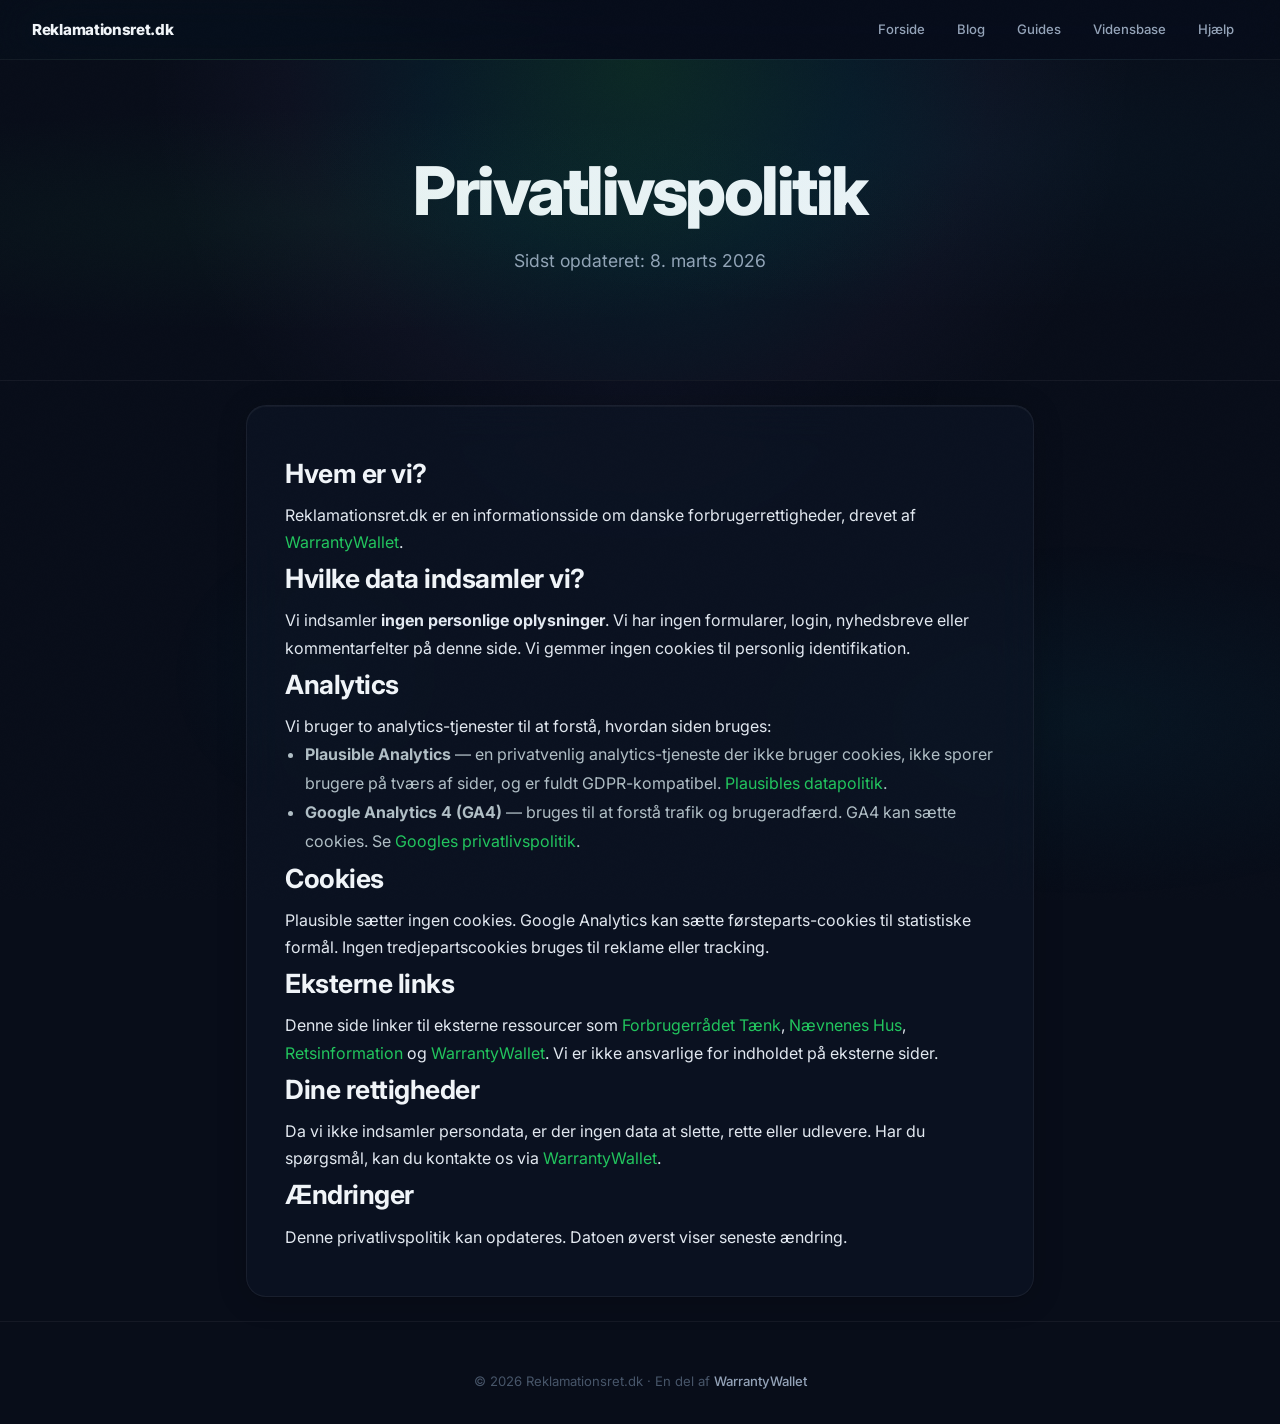
<file: privacy.html>
<!DOCTYPE html>
<html lang="da">
<head>
    <meta charset="UTF-8">
    <meta name="viewport" content="width=device-width, initial-scale=1.0">
    <title>Privatlivspolitik | Reklamationsret.dk</title>
    <meta name="description" content="Privatlivspolitik for Reklamationsret.dk. Læs om hvordan vi håndterer data, cookies og analytics.">
    <link rel="canonical" href="https://reklamationsret.dk/privacy.html">
    <meta name="robots" content="noindex">

    <link rel="icon" href="/favicon.svg" type="image/svg+xml">
    <link rel="icon" href="/favicon.png" type="image/png" sizes="48x48">
    <link rel="preconnect" href="https://fonts.googleapis.com">
    <link rel="preconnect" href="https://fonts.gstatic.com" crossorigin>
    <link href="https://fonts.googleapis.com/css2?family=Inter:wght@400;600;700;800&display=swap" rel="stylesheet">
    <style>:root{--green:#22c55e;--dark:#080d19;--white:#f0f4f8;--gray-100:#e2e8f0;--gray-400:#94a3b8;--gray-500:#64748b;--gray-600:#475569;--border:rgba(255,255,255,.05);--glass:rgba(12,20,36,.7);--glass-border:rgba(255,255,255,.06);--radius:20px;--radius-sm:14px;--ease:cubic-bezier(.4,0,.2,1)}*{box-sizing:border-box;margin:0;padding:0}html{scroll-behavior:smooth}body{font-family:'Inter',system-ui,-apple-system,sans-serif;background:var(--dark);color:var(--gray-100);line-height:1.7;overflow-x:hidden}a{color:var(--green);text-decoration:none}.topnav{display:flex;align-items:center;justify-content:space-between;padding:.75rem 2rem;background:rgba(8,13,25,.72);border-bottom:1px solid var(--border);position:sticky;top:0;z-index:1000;backdrop-filter:blur(32px) saturate(180%);-webkit-backdrop-filter:blur(32px) saturate(180%)}.nav-logo{font-weight:800;font-size:.95rem;color:var(--white);text-decoration:none;letter-spacing:-.3px}.nav-links{display:flex;gap:.3rem}.nav-links a{color:var(--gray-400);text-decoration:none;font-size:.82rem;font-weight:500;padding:.4rem .85rem;border-radius:8px;transition:all .25s var(--ease)}.nav-links a.active{color:var(--green);background:rgba(34,197,94,.08);font-weight:600}.menu-toggle{display:none;flex-direction:column;gap:5px;background:none;border:none;cursor:pointer;padding:4px;z-index:1001}.menu-toggle span{width:20px;height:2px;background:var(--gray-400);border-radius:2px}header{background:var(--dark);color:var(--white);padding:6rem 1.5rem 4rem;text-align:center;position:relative;overflow:hidden;border-bottom:1px solid var(--border)}header h1{font-size:clamp(2.5rem,5vw + 1rem,4.2rem);font-weight:800;letter-spacing:-2.5px;line-height:1.05;margin-bottom:1.2rem;max-width:720px;margin-left:auto;margin-right:auto}.badge{display:inline-flex;align-items:center;gap:.4rem;background:rgba(34,197,94,.08);color:var(--green);font-size:.72rem;font-weight:600;padding:.35rem 1rem;border-radius:100px;border:1px solid rgba(34,197,94,.15);margin-bottom:1.8rem;letter-spacing:.6px;text-transform:uppercase}.subtitle{font-size:1.1rem;color:var(--gray-400);max-width:520px;margin:0 auto 2.5rem;line-height:1.7}.subtitle strong{color:var(--white)}.hero-stats{display:flex;justify-content:center;gap:3rem;margin-bottom:2.5rem}.hero-stat{text-align:center}.hero-stat strong{display:block;font-size:1.55rem;font-weight:800;color:var(--white)}.hero-stat span{font-size:.75rem;color:var(--gray-500)}@media(max-width:640px){.menu-toggle{display:flex}.nav-links{display:none;position:absolute;top:100%;left:0;right:0;flex-direction:column;background:rgba(8,13,25,.95);backdrop-filter:blur(32px);-webkit-backdrop-filter:blur(32px);border-bottom:1px solid var(--border);padding:.8rem;gap:.2rem}.nav-links.open{display:flex}header h1{font-size:2rem}}</style>
    <link rel="preload" href="style.css" as="style" onload="this.onload=null;this.rel='stylesheet'">
    <noscript><link rel="stylesheet" href="style.css"></noscript>
</head>
<body>

    <nav class="topnav">
        <a href="https://reklamationsret.dk" class="nav-logo">Reklamationsret.dk</a>
        <div class="nav-links">
            <a href="https://reklamationsret.dk">Forside</a>
            <a href="https://blog.reklamationsret.dk">Blog</a>
            <a href="https://guide.reklamationsret.dk">Guides</a>
            <a href="https://info.reklamationsret.dk">Vidensbase</a>
            <a href="https://hjaelp.reklamationsret.dk">Hjælp</a>
        </div>
        <button class="menu-toggle" aria-label="Menu" onclick="this.classList.toggle('active');this.previousElementSibling.classList.toggle('open')"><span></span><span></span><span></span></button>
    </nav>

    <header>
        <h1>Privatlivspolitik</h1>
        <p class="subtitle">Sidst opdateret: 8. marts 2026</p>
    </header>

    <main>
        <section class="knowledge" style="max-width:800px;margin:1.5rem auto;">
            <h2>Hvem er vi?</h2>
            <p>Reklamationsret.dk er en informationsside om danske forbrugerrettigheder, drevet af <a href="https://warrantywallet.dk" rel="sponsored">WarrantyWallet</a>.</p>

            <h2>Hvilke data indsamler vi?</h2>
            <p>Vi indsamler <strong>ingen personlige oplysninger</strong>. Vi har ingen formularer, login, nyhedsbreve eller kommentarfelter på denne side. Vi gemmer ingen cookies til personlig identifikation.</p>

            <h2>Analytics</h2>
            <p>Vi bruger to analytics-tjenester til at forstå, hvordan siden bruges:</p>
            <ul style="padding-left:1.2rem;color:var(--gray-300);line-height:1.8;">
                <li><strong>Plausible Analytics</strong> — en privatvenlig analytics-tjeneste der ikke bruger cookies, ikke sporer brugere på tværs af sider, og er fuldt GDPR-kompatibel. <a href="https://plausible.io/data-policy" target="_blank" rel="noopener">Plausibles datapolitik</a>.</li>
                <li><strong>Google Analytics 4 (GA4)</strong> — bruges til at forstå trafik og brugeradfærd. GA4 kan sætte cookies. Se <a href="https://policies.google.com/privacy" target="_blank" rel="noopener">Googles privatlivspolitik</a>.</li>
            </ul>

            <h2>Cookies</h2>
            <p>Plausible sætter ingen cookies. Google Analytics kan sætte førsteparts-cookies til statistiske formål. Ingen tredjepartscookies bruges til reklame eller tracking.</p>

            <h2>Eksterne links</h2>
            <p>Denne side linker til eksterne ressourcer som <a href="https://taenk.dk" target="_blank" rel="noopener">Forbrugerrådet Tænk</a>, <a href="https://naevneneshus.dk" target="_blank" rel="noopener">Nævnenes Hus</a>, <a href="https://www.retsinformation.dk/eli/lta/2022/1457" target="_blank" rel="noopener">Retsinformation</a> og <a href="https://warrantywallet.dk" rel="sponsored">WarrantyWallet</a>. Vi er ikke ansvarlige for indholdet på eksterne sider.</p>

            <h2>Dine rettigheder</h2>
            <p>Da vi ikke indsamler persondata, er der ingen data at slette, rette eller udlevere. Har du spørgsmål, kan du kontakte os via <a href="https://warrantywallet.dk" rel="sponsored">WarrantyWallet</a>.</p>

            <h2>Ændringer</h2>
            <p>Denne privatlivspolitik kan opdateres. Datoen øverst viser seneste ændring.</p>
        </section>
    </main>

    <footer>
        <p>&copy; 2026 Reklamationsret.dk · En del af <a href="https://warrantywallet.dk?utm_source=reklamationsret&utm_medium=referral&utm_campaign=landing&utm_content=footer" rel="sponsored">WarrantyWallet</a></p>
    </footer>

</body>
</html>
</file>
<file: style.css>
/* === Reklamationsret.dk — v3 Smart Design === */

/* Animated gradient custom properties */
@property --gradient-angle {
    syntax: '<angle>';
    initial-value: 0deg;
    inherits: false;
}
@property --shimmer-x {
    syntax: '<percentage>';
    initial-value: -100%;
    inherits: false;
}

:root {
    --green: #22c55e;
    --green-dark: #16a34a;
    --green-light: #bbf7d0;
    --cyan: #06b6d4;
    --purple: #a78bfa;
    --dark: #080d19;
    --dark-soft: #0e1420;
    --dark-card: #0c1424;
    --dark-elevated: #121c2d;
    --white: #f0f4f8;
    --gray-100: #e2e8f0;
    --gray-200: #cbd5e1;
    --gray-300: #b0bec5;
    --gray-400: #94a3b8;
    --gray-500: #64748b;
    --gray-600: #475569;
    --red: #ef4444;
    --border: rgba(255,255,255,0.05);
    --border-glow: rgba(34,197,94,0.2);
    --glass: rgba(12, 20, 36, 0.7);
    --glass-border: rgba(255,255,255,0.06);
    --radius: 20px;
    --radius-sm: 14px;
    --radius-xs: 10px;
    --ease: cubic-bezier(0.4, 0, 0.2, 1);
    --ease-spring: cubic-bezier(0.175, 0.885, 0.32, 1.275);
    --ease-out: cubic-bezier(0, 0, 0.2, 1);
}

* { box-sizing: border-box; margin: 0; padding: 0; }
html { scroll-behavior: smooth; }

body {
    font-family: 'Inter', system-ui, -apple-system, sans-serif;
    background: var(--dark);
    color: var(--gray-100);
    line-height: 1.7;
    overflow-x: hidden;
    animation: pageLoad 0.8s var(--ease);
}
a { color: var(--green); text-decoration: none; transition: color 0.2s; }

/* ===== SCROLL PROGRESS ===== */
.scroll-progress {
    position: fixed;
    top: 0;
    left: 0;
    height: 2px;
    width: 0;
    background: linear-gradient(90deg, var(--green), var(--cyan), var(--purple));
    z-index: 10001;
    pointer-events: none;
    transition: width 0.05s linear;
}

/* ===== AMBIENT BACKGROUND ===== */
body::before {
    content: '';
    position: fixed;
    inset: 0;
    z-index: -1;
    background:
        radial-gradient(ellipse 80% 50% at 15% 15%, rgba(34,197,94,0.07) 0%, transparent 50%),
        radial-gradient(ellipse 60% 40% at 85% 80%, rgba(6,182,212,0.05) 0%, transparent 50%),
        radial-gradient(ellipse 50% 60% at 50% 40%, rgba(167,139,250,0.03) 0%, transparent 50%),
        radial-gradient(ellipse 40% 30% at 70% 20%, rgba(34,197,94,0.03) 0%, transparent 40%),
        radial-gradient(ellipse 30% 40% at 25% 75%, rgba(6,182,212,0.03) 0%, transparent 40%);
    animation: ambientShift 25s ease-in-out infinite alternate;
}
body::after {
    content: '';
    position: fixed;
    inset: 0;
    z-index: 9999;
    pointer-events: none;
    opacity: 0.018;
    background-image: url("data:image/svg+xml,%3Csvg viewBox='0 0 256 256' xmlns='http://www.w3.org/2000/svg'%3E%3Cfilter id='n'%3E%3CfeTurbulence type='fractalNoise' baseFrequency='0.7' numOctaves='4' stitchTiles='stitch'/%3E%3C/filter%3E%3Crect width='100%25' height='100%25' filter='url(%23n)'/%3E%3C/svg%3E");
    background-repeat: repeat;
    background-size: 200px;
    mix-blend-mode: overlay;
}

/* ===== TOP NAV ===== */
.topnav {
    display: flex;
    align-items: center;
    justify-content: space-between;
    padding: 0.75rem 2rem;
    background: rgba(8, 13, 25, 0.72);
    border-bottom: 1px solid var(--border);
    position: sticky;
    top: 0;
    z-index: 1000;
    backdrop-filter: blur(32px) saturate(180%);
    -webkit-backdrop-filter: blur(32px) saturate(180%);
}
.topnav::after {
    content: '';
    position: absolute;
    bottom: -1px;
    left: 0;
    right: 0;
    height: 1px;
    background: linear-gradient(90deg, transparent 0%, rgba(34,197,94,0.15) 30%, rgba(6,182,212,0.1) 70%, transparent 100%);
}
.nav-logo {
    font-weight: 800;
    font-size: 0.95rem;
    color: var(--white);
    text-decoration: none;
    letter-spacing: -0.3px;
}
.nav-links {
    display: flex;
    gap: 0.3rem;
}
.nav-links a {
    color: var(--gray-400);
    text-decoration: none;
    font-size: 0.82rem;
    font-weight: 500;
    padding: 0.4rem 0.85rem;
    border-radius: 8px;
    transition: all 0.25s var(--ease);
    position: relative;
}
.nav-links a:hover {
    color: var(--white);
    background: rgba(255,255,255,0.06);
}
.nav-links a.active {
    color: var(--green);
    background: rgba(34,197,94,0.08);
    font-weight: 600;
}

/* Hamburger */
.menu-toggle {
    display: none;
    flex-direction: column;
    gap: 5px;
    background: none;
    border: none;
    cursor: pointer;
    padding: 4px;
    z-index: 1001;
}
.menu-toggle span {
    width: 20px;
    height: 2px;
    background: var(--gray-400);
    border-radius: 2px;
    transition: all 0.3s var(--ease);
    transform-origin: center;
}
.menu-toggle.active span:nth-child(1) { transform: rotate(45deg) translate(4px, 6px); }
.menu-toggle.active span:nth-child(2) { opacity: 0; transform: scaleX(0); }
.menu-toggle.active span:nth-child(3) { transform: rotate(-45deg) translate(4px, -6px); }

/* ===== HERO ===== */
header {
    background: var(--dark);
    color: var(--white);
    padding: 6rem 1.5rem 4rem;
    text-align: center;
    position: relative;
    overflow: hidden;
    border-bottom: 1px solid var(--border);
}
header::before {
    content: '';
    position: absolute;
    width: 1000px;
    height: 1000px;
    top: -500px;
    left: 50%;
    transform: translateX(-50%);
    background: radial-gradient(circle,
        rgba(34,197,94,0.14) 0%,
        rgba(6,182,212,0.07) 30%,
        rgba(167,139,250,0.03) 50%,
        transparent 70%);
    pointer-events: none;
    animation: heroGlow 8s ease-in-out infinite alternate;
}
header::after {
    content: '';
    position: absolute;
    inset: 0;
    background:
        radial-gradient(ellipse at 25% 50%, rgba(34,197,94,0.05) 0%, transparent 50%),
        radial-gradient(ellipse at 75% 30%, rgba(6,182,212,0.04) 0%, transparent 50%);
    animation: aurora 25s ease-in-out infinite;
    pointer-events: none;
}

.badge {
    display: inline-flex;
    align-items: center;
    gap: 0.4rem;
    background: rgba(34,197,94,0.08);
    color: var(--green);
    font-size: 0.72rem;
    font-weight: 600;
    padding: 0.35rem 1rem;
    border-radius: 100px;
    border: 1px solid rgba(34,197,94,0.15);
    margin-bottom: 1.8rem;
    position: relative;
    letter-spacing: 0.6px;
    text-transform: uppercase;
    backdrop-filter: blur(8px);
    -webkit-backdrop-filter: blur(8px);
}

header h1 {
    font-size: clamp(2.5rem, 5vw + 1rem, 4.2rem);
    font-weight: 800;
    letter-spacing: -2.5px;
    line-height: 1.05;
    margin-bottom: 1.2rem;
    position: relative;
    max-width: 720px;
    margin-left: auto;
    margin-right: auto;
}
header h1 span {
    display: block;
    font-size: clamp(1rem, 1.5vw + 0.5rem, 1.35rem);
    font-weight: 500;
    letter-spacing: -0.3px;
    margin-top: 0.6rem;
    background: linear-gradient(135deg, var(--green) 0%, var(--cyan) 25%, var(--purple) 50%, var(--green) 75%, var(--cyan) 100%);
    background-size: 300% 100%;
    -webkit-background-clip: text;
    -webkit-text-fill-color: transparent;
    background-clip: text;
    animation: gradientSlide 6s ease infinite;
}

.subtitle {
    font-size: 1.1rem;
    color: var(--gray-400);
    max-width: 520px;
    margin: 0 auto 2.5rem;
    position: relative;
    line-height: 1.7;
}
.subtitle strong { color: var(--white); }

.hero-stats {
    display: flex;
    justify-content: center;
    gap: 3rem;
    margin-bottom: 2.5rem;
    position: relative;
}
.hero-stat {
    text-align: center;
    position: relative;
}
.hero-stat::after {
    content: '';
    position: absolute;
    right: -1.5rem;
    top: 50%;
    transform: translateY(-50%);
    width: 1px;
    height: 28px;
    background: rgba(255,255,255,0.08);
}
.hero-stat:last-child::after { display: none; }
.hero-stat strong {
    display: block;
    font-size: 1.55rem;
    font-weight: 800;
    color: var(--white);
    letter-spacing: -0.5px;
}
.hero-stat span {
    font-size: 0.75rem;
    color: var(--gray-500);
    font-weight: 500;
}

.scroll-hint {
    display: inline-block;
    color: var(--gray-600);
    text-decoration: none;
    font-size: 0.85rem;
    margin-top: 0.5rem;
    position: relative;
    transition: color 0.2s;
    animation: bounce 3s ease-in-out infinite;
}
.scroll-hint:hover { color: var(--gray-400); }

/* ===== QUICK-ANSWER ===== */
.quick-answer {
    background: var(--glass);
    border: 1px solid var(--glass-border);
    border-left: 3px solid var(--green);
    border-radius: 0 var(--radius-sm) var(--radius-sm) 0;
    padding: 1.2rem 1.5rem;
    margin: 1.5rem auto;
    max-width: 560px;
    font-size: 0.93rem;
    line-height: 1.65;
    color: var(--gray-200);
    position: relative;
    backdrop-filter: blur(12px);
    -webkit-backdrop-filter: blur(12px);
}
.quick-answer strong:first-child { color: var(--green); }

/* ===== TABLE OF CONTENTS ===== */
.toc {
    max-width: 780px;
    margin: 2rem auto;
    background: var(--glass);
    border-radius: var(--radius);
    box-shadow: 0 4px 30px rgba(0,0,0,0.25), inset 0 1px 0 rgba(255,255,255,0.04);
    padding: 1.5rem 2rem;
    border: 1px solid var(--glass-border);
    backdrop-filter: blur(20px);
    -webkit-backdrop-filter: blur(20px);
}
.toc h2 {
    color: var(--white);
    font-size: 1rem;
    font-weight: 700;
    margin-bottom: 0.8rem;
    letter-spacing: -0.3px;
}
.toc ol { padding-left: 1.3rem; margin: 0; }
.toc ol li { margin-bottom: 0.35rem; }
.toc ol li a {
    color: var(--gray-400);
    text-decoration: none;
    font-size: 0.9rem;
    transition: color 0.2s, padding-left 0.2s;
}
.toc ol li a:hover { color: var(--green); padding-left: 4px; }

/* ===== GARANTI TABLE ===== */
.garanti-table-wrap { overflow-x: auto; margin: 1.2rem 0; border-radius: var(--radius-sm); }
.garanti-table { width: 100%; border-collapse: collapse; font-size: 0.88rem; }
.garanti-table th,
.garanti-table td {
    text-align: left;
    padding: 0.8rem 1rem;
    border-bottom: 1px solid var(--border);
}
.garanti-table th {
    color: var(--green);
    font-weight: 600;
    font-size: 0.75rem;
    text-transform: uppercase;
    letter-spacing: 0.8px;
    background: rgba(34,197,94,0.04);
}
.garanti-table td { color: var(--gray-400); }
.garanti-table td strong { color: var(--white); }
.garanti-table td a { color: var(--green); }
.garanti-table tr:last-child td { border-bottom: none; }
.garanti-table tr:hover td { background: rgba(255,255,255,0.02); }
.garanti-note { font-size: 0.88rem; color: var(--gray-400); margin-top: 0.5rem; line-height: 1.6; }
.garanti-note strong { color: var(--white); }

/* ===== AUTHOR BOX ===== */
.author-box {
    max-width: 780px;
    margin: 2rem auto;
    background: var(--glass);
    border-radius: var(--radius-sm);
    padding: 1.3rem 1.5rem;
    border: 1px solid var(--glass-border);
    font-size: 0.85rem;
    color: var(--gray-400);
    line-height: 1.6;
    backdrop-filter: blur(12px);
    -webkit-backdrop-filter: blur(12px);
}
.author-box p:first-child { color: var(--white); font-size: 0.88rem; margin-bottom: 0.3rem; font-weight: 600; }
.author-box a { color: var(--green); }

/* ===== CTA ===== */
.cta {
    display: inline-flex;
    align-items: center;
    gap: 0.5rem;
    background: var(--green);
    color: var(--dark);
    padding: 0.8rem 1.8rem;
    border-radius: 12px;
    font-weight: 700;
    font-size: 0.95rem;
    text-decoration: none;
    border: none;
    transition: all 0.35s var(--ease);
    box-shadow: 0 4px 16px rgba(34,197,94,0.25);
    cursor: pointer;
    position: relative;
    overflow: hidden;
}
.cta::before {
    content: '';
    position: absolute;
    top: 0;
    left: var(--shimmer-x, -100%);
    width: 100%;
    height: 100%;
    background: linear-gradient(90deg, transparent, rgba(255,255,255,0.25), transparent);
    transition: --shimmer-x 0.6s var(--ease);
}
.cta:hover {
    transform: translateY(-2px);
    box-shadow: 0 0 0 4px rgba(34,197,94,0.12), 0 8px 32px rgba(34,197,94,0.3);
    --shimmer-x: 100%;
}
.cta:active { transform: translateY(0); }
.cta-large { padding: 0.95rem 2.2rem; font-size: 1.05rem; }
.cta-note { display: block; margin-top: 0.7rem; font-size: 0.8rem; color: var(--gray-400); }

/* ===== SECTIONS ===== */
main {
    max-width: 820px;
    margin: 0 auto;
    padding: 0 1rem;
    position: relative;
}

section {
    max-width: 780px;
    margin: 2.5rem auto;
    background: var(--glass);
    border-radius: var(--radius);
    box-shadow:
        0 4px 30px rgba(0,0,0,0.2),
        0 1px 1px rgba(0,0,0,0.1),
        inset 0 1px 0 rgba(255,255,255,0.04);
    padding: 2.8rem 2.4rem;
    border: 1px solid var(--glass-border);
    backdrop-filter: blur(20px);
    -webkit-backdrop-filter: blur(20px);
    position: relative;
    transition: transform 0.5s var(--ease), border-color 0.5s var(--ease), box-shadow 0.5s var(--ease);
}
section:hover {
    transform: translateY(-2px);
    border-color: var(--border-glow);
    box-shadow:
        0 8px 40px rgba(0,0,0,0.25),
        0 0 0 1px rgba(34,197,94,0.06),
        0 0 80px rgba(34,197,94,0.03),
        inset 0 1px 0 rgba(255,255,255,0.05);
}

section h2 {
    color: var(--white);
    font-size: 1.65rem;
    font-weight: 700;
    margin-bottom: 0.4rem;
    letter-spacing: -0.5px;
}
.section-intro {
    color: var(--gray-400);
    margin-bottom: 1.5rem;
    font-size: 0.98rem;
    line-height: 1.7;
}
.section-divider {
    width: 32px;
    height: 2px;
    background: linear-gradient(90deg, var(--green), var(--cyan));
    border-radius: 2px;
    margin: 0.6rem 0 1.2rem;
}

/* ===== FACT CARDS ===== */
.fact-cards {
    display: grid;
    grid-template-columns: 1fr 1fr;
    gap: 0.75rem;
}
.fact-card {
    background: var(--dark-elevated);
    border-radius: var(--radius-sm);
    padding: 1.4rem;
    border: 1px solid var(--border);
    transition: all 0.4s var(--ease);
    position: relative;
    overflow: hidden;
}
.fact-card::before {
    content: '';
    position: absolute;
    inset: 0;
    background: conic-gradient(from var(--gradient-angle), transparent 60%, rgba(34,197,94,0.08) 100%);
    opacity: 0;
    transition: opacity 0.5s;
    animation: rotateBorder 6s linear infinite;
}
.fact-card:hover::before { opacity: 1; }
.fact-card:first-child {
    grid-row: span 2;
    background: linear-gradient(135deg, var(--dark-elevated) 0%, rgba(34,197,94,0.04) 100%);
    border-color: rgba(34,197,94,0.1);
}
.fact-card:hover {
    transform: translateY(-3px) scale(1.01);
    border-color: var(--border-glow);
    box-shadow: 0 12px 32px rgba(34,197,94,0.08);
}
.fact-icon { font-size: 1.5rem; margin-bottom: 0.6rem; position: relative; }
.fact-card h3 { font-size: 0.95rem; font-weight: 700; color: var(--white); margin-bottom: 0.3rem; position: relative; }
.fact-card p { font-size: 0.87rem; color: var(--gray-400); line-height: 1.6; margin: 0; position: relative; }

/* ===== STATS ===== */
.stats-grid {
    display: grid;
    grid-template-columns: repeat(4, 1fr);
    gap: 0.75rem;
    margin-top: 1rem;
}
.stat-card {
    background: var(--dark-elevated);
    border-radius: var(--radius-sm);
    padding: 1.2rem 0.8rem;
    text-align: center;
    border: 1px solid var(--border);
    transition: all 0.4s var(--ease);
}
.stat-card:hover {
    transform: translateY(-3px) scale(1.02);
    border-color: var(--border-glow);
    box-shadow: 0 8px 28px rgba(34,197,94,0.08);
}
.stat-card.accent {
    border-color: rgba(34,197,94,0.2);
    background: linear-gradient(135deg, var(--dark-elevated) 0%, rgba(34,197,94,0.06) 100%);
}
.stat-number {
    font-size: 1.35rem;
    font-weight: 800;
    background: linear-gradient(135deg, var(--green), var(--cyan));
    -webkit-background-clip: text;
    -webkit-text-fill-color: transparent;
    background-clip: text;
    margin-bottom: 0.2rem;
}
.stat-label { font-size: 0.75rem; color: var(--gray-400); line-height: 1.4; }
.stats-source { font-size: 0.72rem; color: var(--gray-600); margin-top: 1rem; text-align: right; }

/* ===== GUIDE / STEPS ===== */
.steps {
    margin: 1.2rem 0 1.5rem;
    position: relative;
}
.steps::before {
    content: '';
    position: absolute;
    left: 17px;
    top: 18px;
    bottom: 18px;
    width: 2px;
    background: linear-gradient(180deg, var(--green), var(--cyan), rgba(34,197,94,0.05));
    border-radius: 1px;
}
.step {
    display: flex;
    gap: 1rem;
    margin-bottom: 1.3rem;
    align-items: flex-start;
    position: relative;
}
.step-num {
    flex-shrink: 0;
    width: 36px;
    height: 36px;
    border-radius: 50%;
    background: rgba(34,197,94,0.1);
    color: var(--green);
    font-weight: 800;
    font-size: 0.9rem;
    display: flex;
    align-items: center;
    justify-content: center;
    border: 1px solid rgba(34,197,94,0.2);
    position: relative;
    z-index: 2;
    box-shadow: 0 0 20px rgba(34,197,94,0.1);
    transition: all 0.3s var(--ease);
}
.step:hover .step-num {
    background: rgba(34,197,94,0.15);
    box-shadow: 0 0 30px rgba(34,197,94,0.15);
    transform: scale(1.1);
}
.step-content h3 { font-size: 0.98rem; font-weight: 700; color: var(--white); margin-bottom: 0.1rem; }
.step-content p { font-size: 0.9rem; color: var(--gray-400); margin: 0; }
.step-content a { color: var(--green); }

.pain-box {
    background: rgba(239,68,68,0.04);
    border: 1px solid rgba(239,68,68,0.15);
    border-left: 3px solid var(--red);
    border-radius: 0 var(--radius-sm) var(--radius-sm) 0;
    padding: 1.3rem 1.4rem;
    margin-top: 1.2rem;
}
.pain-box h3 { color: var(--red); font-size: 1rem; margin-bottom: 0.4rem; }
.pain-box p { color: var(--gray-200); margin-bottom: 0.4rem; font-size: 0.93rem; }
.pain-box p:last-child { margin-bottom: 0; }
.pain-box strong { color: var(--white); }

/* ===== TACTICS SECTION ===== */
.tactics-section {
    background: linear-gradient(135deg, var(--glass) 0%, rgba(239,68,68,0.04) 100%);
    border: 1px solid rgba(239,68,68,0.08);
}
.tactics-grid {
    display: grid;
    grid-template-columns: 1fr 1fr;
    gap: 0.75rem;
    margin: 1rem 0;
}
.tactic-card {
    background: rgba(239,68,68,0.03);
    border-radius: var(--radius-sm);
    padding: 1.4rem;
    border: 1px solid rgba(239,68,68,0.1);
    transition: all 0.4s var(--ease);
}
.tactic-card:hover {
    transform: translateY(-3px);
    border-color: rgba(239,68,68,0.2);
    box-shadow: 0 8px 28px rgba(239,68,68,0.06);
}
.tactic-card .fact-icon { font-size: 1.5rem; margin-bottom: 0.6rem; }
.tactic-card h3 { font-size: 0.95rem; font-weight: 700; color: var(--white); margin-bottom: 0.3rem; }
.tactic-card p { font-size: 0.87rem; color: var(--gray-400); line-height: 1.6; margin: 0; }
.tactic-card strong { color: var(--red); }
.tactic-card em { color: var(--gray-200); }
.tactics-callout {
    background: rgba(34,197,94,0.04);
    border: 1px solid rgba(34,197,94,0.12);
    border-radius: var(--radius-sm);
    padding: 1.2rem 1.5rem;
    margin-top: 1.2rem;
    text-align: center;
}
.tactics-callout p { color: var(--gray-200); font-size: 0.95rem; margin: 0; }
.tactics-callout strong { color: var(--green); }

/* ===== DISCOVERY ===== */
.discovery {
    background: linear-gradient(135deg, var(--glass) 0%, rgba(34,197,94,0.06) 100%);
    border: 1px solid rgba(34,197,94,0.12);
}
.discovery-label {
    display: inline-flex;
    align-items: center;
    gap: 0.3rem;
    background: rgba(34,197,94,0.08);
    color: var(--green);
    font-size: 0.73rem;
    font-weight: 600;
    padding: 0.3rem 0.9rem;
    border-radius: 100px;
    margin-bottom: 0.8rem;
    letter-spacing: 0.5px;
    text-transform: uppercase;
}
.discovery-cta { text-align: center; margin-top: 2rem; }

.ww-features { margin: 1.5rem 0; }
.ww-feature {
    display: flex;
    gap: 0.8rem;
    align-items: flex-start;
    margin-bottom: 0.6rem;
    padding: 0.9rem 1.1rem;
    background: var(--dark-elevated);
    border-radius: 12px;
    border: 1px solid var(--border);
    transition: all 0.4s var(--ease);
}
.ww-feature:hover {
    border-color: var(--border-glow);
    transform: translateX(6px);
    box-shadow: -4px 0 20px rgba(34,197,94,0.06);
}
.ww-check { color: var(--green); font-weight: 800; font-size: 1.1rem; flex-shrink: 0; margin-top: 0.1rem; }
.ww-feature strong { color: var(--white); font-size: 0.93rem; }
.ww-feature p { color: var(--gray-400); font-size: 0.85rem; margin: 0.1rem 0 0; }

/* Comparison */
.comparison-box {
    display: grid;
    grid-template-columns: 1fr 1fr;
    gap: 0.75rem;
    margin-top: 1.5rem;
}
.comp-col {
    border-radius: var(--radius-sm);
    padding: 1.3rem;
    transition: all 0.4s var(--ease);
}
.comp-diy {
    background: rgba(239,68,68,0.04);
    border: 1px solid rgba(239,68,68,0.12);
}
.comp-ww {
    background: rgba(34,197,94,0.04);
    border: 1px solid rgba(34,197,94,0.15);
}
.comp-col:hover { transform: translateY(-3px); }
.comp-col h4 { font-size: 0.9rem; margin-bottom: 0.7rem; color: var(--white); font-weight: 700; }
.comp-col ul { list-style: none; padding: 0; }
.comp-col ul li {
    font-size: 0.83rem;
    color: var(--gray-400);
    padding: 0.25rem 0;
    padding-left: 1.3rem;
    position: relative;
}
.comp-diy ul li::before { content: '\2717'; position: absolute; left: 0; color: var(--red); font-weight: 700; font-size: 0.75rem; }
.comp-ww ul li::before { content: '\2713'; position: absolute; left: 0; color: var(--green); font-weight: 700; font-size: 0.75rem; }
.comp-time { margin-top: 0.7rem; font-weight: 700; font-size: 0.9rem; }
.comp-diy .comp-time { color: var(--red); }
.comp-ww .comp-time { color: var(--green); }

/* ===== SOCIAL PROOF ===== */
.proof-stats {
    display: flex;
    justify-content: center;
    gap: 2rem;
    padding: 1rem 0 1.5rem;
    border-bottom: 1px solid var(--border);
    margin-bottom: 1.5rem;
}
.proof-stat { font-size: 0.88rem; color: var(--gray-400); }
.proof-stat strong { color: var(--green); font-weight: 700; }

.testimonials-grid {
    display: grid;
    grid-template-columns: 1fr 1fr;
    gap: 0.75rem;
}
.testimonial {
    background: var(--dark-elevated);
    border-left: 2px solid var(--green);
    margin: 0;
    padding: 1.2rem 1.3rem;
    border-radius: 0 var(--radius-sm) var(--radius-sm) 0;
    font-style: normal;
    transition: all 0.4s var(--ease);
}
.testimonial:hover {
    transform: translateY(-3px) scale(1.01);
    box-shadow: 0 8px 28px rgba(0,0,0,0.2);
    border-left-color: var(--cyan);
}
.testimonial p { font-size: 0.88rem; color: var(--gray-200); margin: 0; line-height: 1.6; }
.testimonial strong { color: var(--green); }
.testimonial cite {
    display: block;
    margin-top: 0.6rem;
    font-size: 0.78rem;
    color: var(--green);
    font-style: normal;
    font-weight: 600;
}

/* ===== IMPACT ===== */
.impact-grid {
    display: grid;
    grid-template-columns: 1fr 1fr 1fr;
    gap: 0.75rem;
    margin-top: 1rem;
}
.impact-card {
    background: var(--dark-elevated);
    border-radius: var(--radius-sm);
    padding: 1.4rem;
    border: 1px solid var(--border);
    text-align: center;
    transition: all 0.4s var(--ease);
    position: relative;
    overflow: hidden;
}
.impact-card::before {
    content: '';
    position: absolute;
    inset: 0;
    background: conic-gradient(from var(--gradient-angle), transparent 60%, rgba(34,197,94,0.06) 100%);
    opacity: 0;
    transition: opacity 0.5s;
    animation: rotateBorder 8s linear infinite;
}
.impact-card:hover { transform: translateY(-3px); }
.impact-card:hover::before { opacity: 1; }
.impact-icon { font-size: 1.8rem; margin-bottom: 0.5rem; position: relative; }
.impact-card h3 { font-size: 0.9rem; font-weight: 700; color: var(--white); margin-bottom: 0.3rem; position: relative; }
.impact-card p { font-size: 0.83rem; color: var(--gray-400); line-height: 1.55; margin: 0; text-align: left; position: relative; }
.impact-card strong { color: var(--green); }

/* ===== FAQ ===== */
.faq details {
    border-bottom: 1px solid var(--border);
}
.faq details:last-of-type { border-bottom: none; }
.faq summary {
    padding: 1rem 0;
    font-weight: 600;
    color: var(--white);
    cursor: pointer;
    list-style: none;
    display: flex;
    justify-content: space-between;
    align-items: center;
    font-size: 0.95rem;
    transition: color 0.2s, padding-left 0.2s;
    letter-spacing: -0.2px;
}
.faq summary:hover { color: var(--green); padding-left: 2px; }
.faq summary::after {
    content: '+';
    font-size: 1.1rem;
    font-weight: 400;
    color: var(--gray-600);
    transition: all 0.3s var(--ease);
    width: 28px;
    height: 28px;
    display: flex;
    align-items: center;
    justify-content: center;
    border-radius: 8px;
    background: rgba(255,255,255,0.04);
    flex-shrink: 0;
}
.faq details[open] summary::after {
    content: '\2212';
    color: var(--green);
    background: rgba(34,197,94,0.08);
    transform: rotate(180deg);
}
.faq details p {
    padding: 0 0 1rem;
    color: var(--gray-400);
    font-size: 0.9rem;
    line-height: 1.7;
    margin: 0;
    animation: fadeSlideIn 0.35s var(--ease);
}
.faq details a { color: var(--green); }

/* ===== FINAL CTA ===== */
.final-cta {
    text-align: center;
    background: linear-gradient(135deg, var(--dark-soft) 0%, rgba(34,197,94,0.07) 100%);
    border: 1px solid rgba(34,197,94,0.15);
    position: relative;
    overflow: hidden;
}
.final-cta::before {
    content: '';
    position: absolute;
    top: -40%;
    left: 50%;
    transform: translateX(-50%);
    width: 600px;
    height: 600px;
    background: radial-gradient(circle, rgba(34,197,94,0.1) 0%, rgba(6,182,212,0.04) 40%, transparent 60%);
    pointer-events: none;
    animation: heroGlow 10s ease-in-out infinite alternate;
}
.final-cta h2 { margin-bottom: 0.5rem; position: relative; }
.final-cta p {
    color: var(--gray-400);
    font-size: 1.02rem;
    margin-bottom: 1.5rem;
    max-width: 460px;
    margin-left: auto;
    margin-right: auto;
    position: relative;
}
.trust-badges {
    display: flex;
    justify-content: center;
    gap: 0.6rem;
    margin-top: 1.3rem;
    flex-wrap: wrap;
    position: relative;
}
.trust-badges span {
    font-size: 0.72rem;
    color: var(--gray-400);
    background: rgba(255,255,255,0.04);
    padding: 0.3rem 0.75rem;
    border-radius: 100px;
    border: 1px solid var(--border);
    font-weight: 500;
    transition: all 0.3s var(--ease);
}
.trust-badges span:hover {
    border-color: var(--border-glow);
    background: rgba(34,197,94,0.04);
}

/* ===== FOOTER ===== */
footer {
    text-align: center;
    padding: 3rem 1rem 2rem;
    color: var(--gray-600);
    font-size: 0.82rem;
    background: var(--dark);
    border-top: 1px solid var(--border);
}
footer a { color: var(--gray-400); text-decoration: none; font-weight: 500; transition: color 0.2s; }
footer a:hover { color: var(--green); }
.footer-sources { font-size: 0.75rem; color: var(--gray-600); margin-top: 0.5rem; }

/* ===== SCROLL REVEAL ===== */
.reveal {
    opacity: 0;
    transform: translateY(24px);
    transition: opacity 0.7s var(--ease), transform 0.7s var(--ease);
    transition-delay: var(--reveal-delay, 0s);
}
.reveal.visible {
    opacity: 1;
    transform: translateY(0);
}

/* ===== KEYFRAMES ===== */
@keyframes aurora {
    0%, 100% { transform: rotate(0deg) scale(1); }
    50% { transform: rotate(2deg) scale(1.02); }
}
@keyframes heroGlow {
    0% { opacity: 0.6; transform: translateX(-50%) scale(1); }
    100% { opacity: 1; transform: translateX(-50%) scale(1.15); }
}
@keyframes ambientShift {
    0% { opacity: 1; transform: scale(1); }
    100% { opacity: 0.5; transform: scale(1.05); }
}
@keyframes gradientSlide {
    0% { background-position: 0% 50%; }
    50% { background-position: 100% 50%; }
    100% { background-position: 0% 50%; }
}
@keyframes rotateBorder {
    to { --gradient-angle: 360deg; }
}
@keyframes pageLoad {
    from { opacity: 0; transform: translateY(8px); }
    to { opacity: 1; transform: translateY(0); }
}
@keyframes bounce {
    0%, 20%, 50%, 80%, 100% { transform: translateY(0); }
    40% { transform: translateY(-5px); }
    60% { transform: translateY(-2px); }
}
@keyframes fadeSlideIn {
    from { opacity: 0; transform: translateY(-8px); }
    to { opacity: 1; transform: translateY(0); }
}

/* ===== RESPONSIVE ===== */
@media (max-width: 800px) {
    .topnav { padding: 0.6rem 1rem; }
    .nav-links { gap: 0.15rem; }
    .nav-links a { font-size: 0.75rem; padding: 0.35rem 0.55rem; }
    header { padding: 3.5rem 1rem 2.5rem; }
    header h1 span { font-size: 1.05rem; }
    header::before { width: 500px; height: 500px; top: -250px; }
    .quick-answer { max-width: 100%; margin: 1rem 0; }
    .hero-stats { flex-direction: column; gap: 0.8rem; }
    .hero-stat { display: flex; align-items: center; gap: 0.5rem; justify-content: center; }
    .hero-stat::after { display: none; }
    .hero-stat strong { font-size: 1.2rem; }
    .toc { margin: 1rem 0.5rem; padding: 1.2rem 1rem; }
    section { margin: 1.5rem 0.5rem; padding: 2rem 1.3rem; border-radius: 16px; }
    section h2 { font-size: 1.3rem; }
    .fact-cards,
    .stats-grid,
    .comparison-box,
    .testimonials-grid { grid-template-columns: 1fr; }
    .fact-card:first-child { grid-row: span 1; }
    .garanti-table th,
    .garanti-table td { padding: 0.5rem 0.6rem; font-size: 0.8rem; }
    .tactics-grid { grid-template-columns: 1fr; }
    .impact-grid { grid-template-columns: 1fr; gap: 0.6rem; }
    .proof-stats { flex-direction: column; align-items: center; gap: 0.5rem; }
    .trust-badges { flex-direction: column; align-items: center; gap: 0.4rem; }
    .author-box { margin: 1rem 0.5rem; }
    .steps::before { left: 17px; }
}

@media (max-width: 640px) {
    .menu-toggle { display: flex; }
    .nav-links {
        display: none;
        position: absolute;
        top: 100%;
        left: 0;
        right: 0;
        flex-direction: column;
        background: rgba(8, 13, 25, 0.95);
        backdrop-filter: blur(32px);
        -webkit-backdrop-filter: blur(32px);
        border-bottom: 1px solid var(--border);
        padding: 0.8rem;
        gap: 0.2rem;
    }
    .nav-links.open { display: flex; animation: fadeSlideIn 0.3s var(--ease); }
    .nav-links a { padding: 0.6rem 1rem; border-radius: var(--radius-xs); }
    header h1 { font-size: 2rem; }
}

/* ===== REDUCED MOTION ===== */
@media (prefers-reduced-motion: reduce) {
    *, *::before, *::after {
        animation-duration: 0.001ms !important;
        animation-iteration-count: 1 !important;
        transition-duration: 0.001ms !important;
    }
    .reveal { opacity: 1; transform: none; }
    body { animation: none; }
}
</file>
